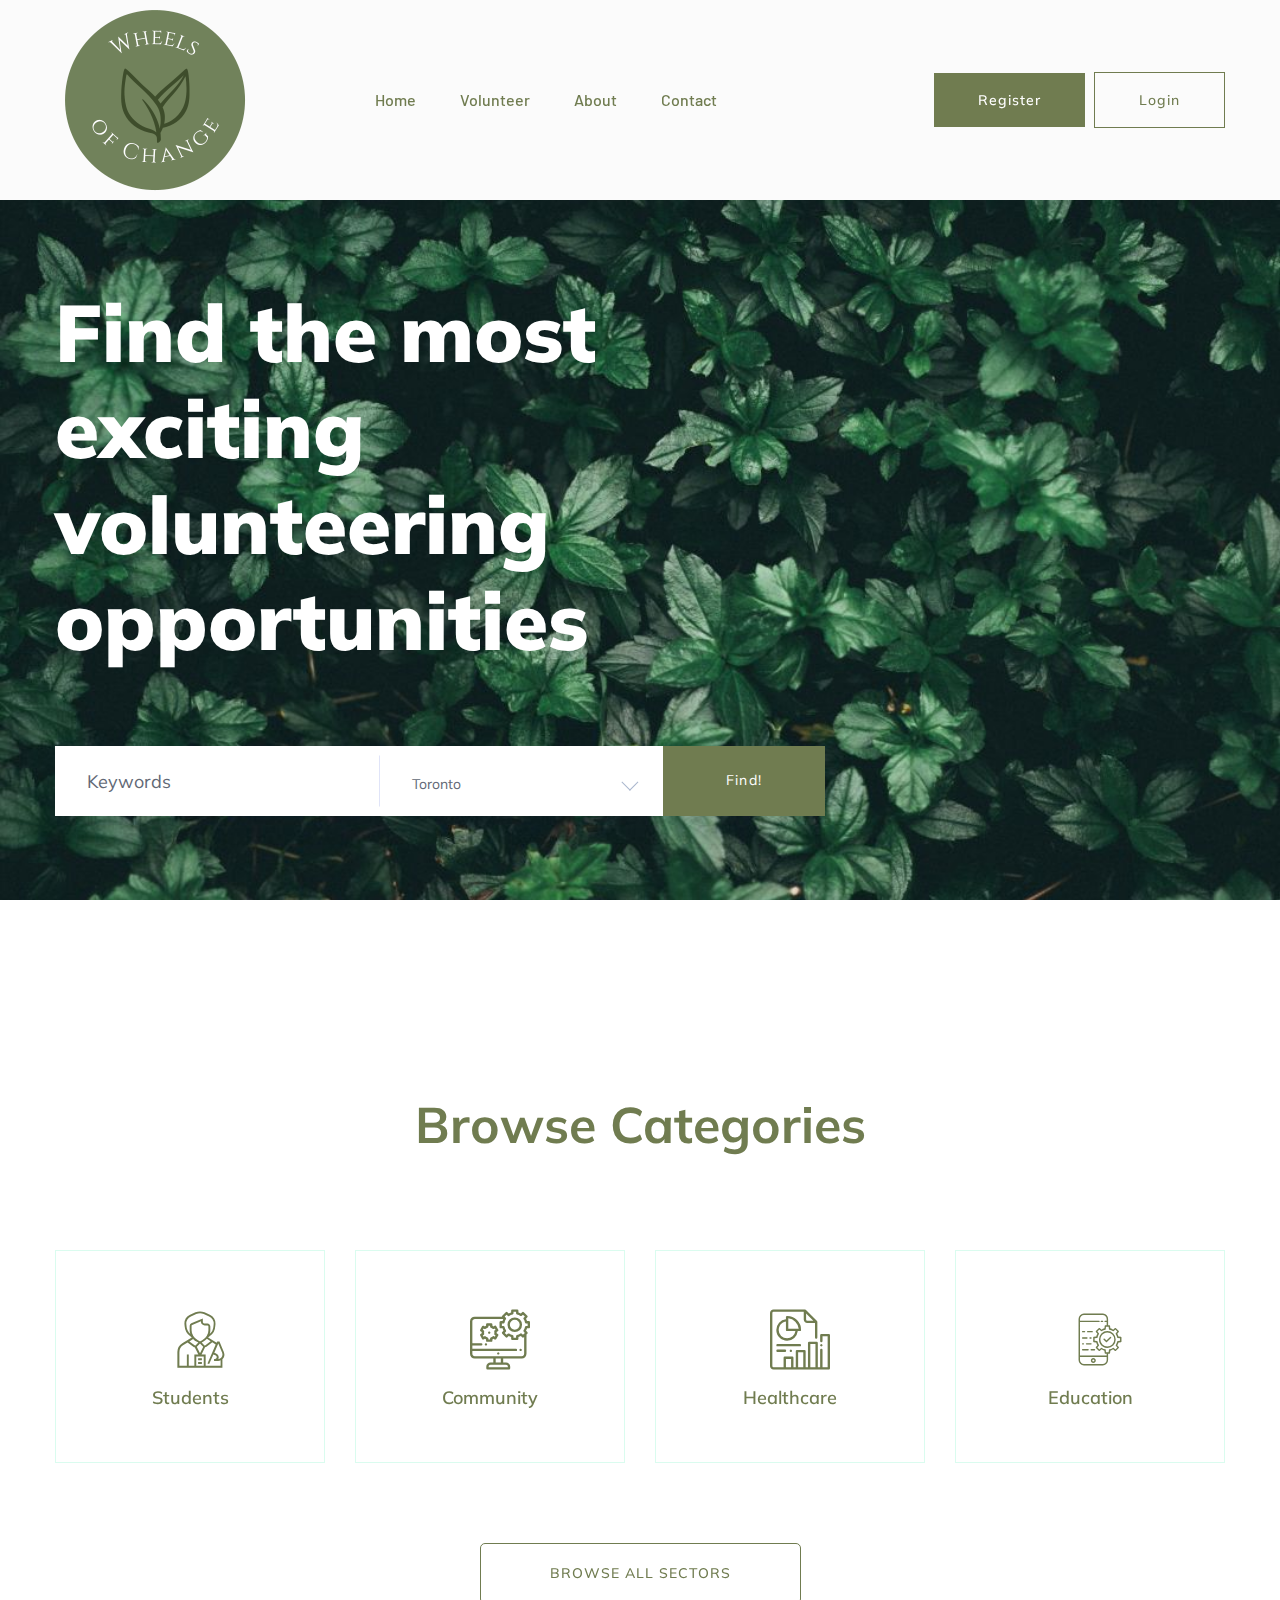
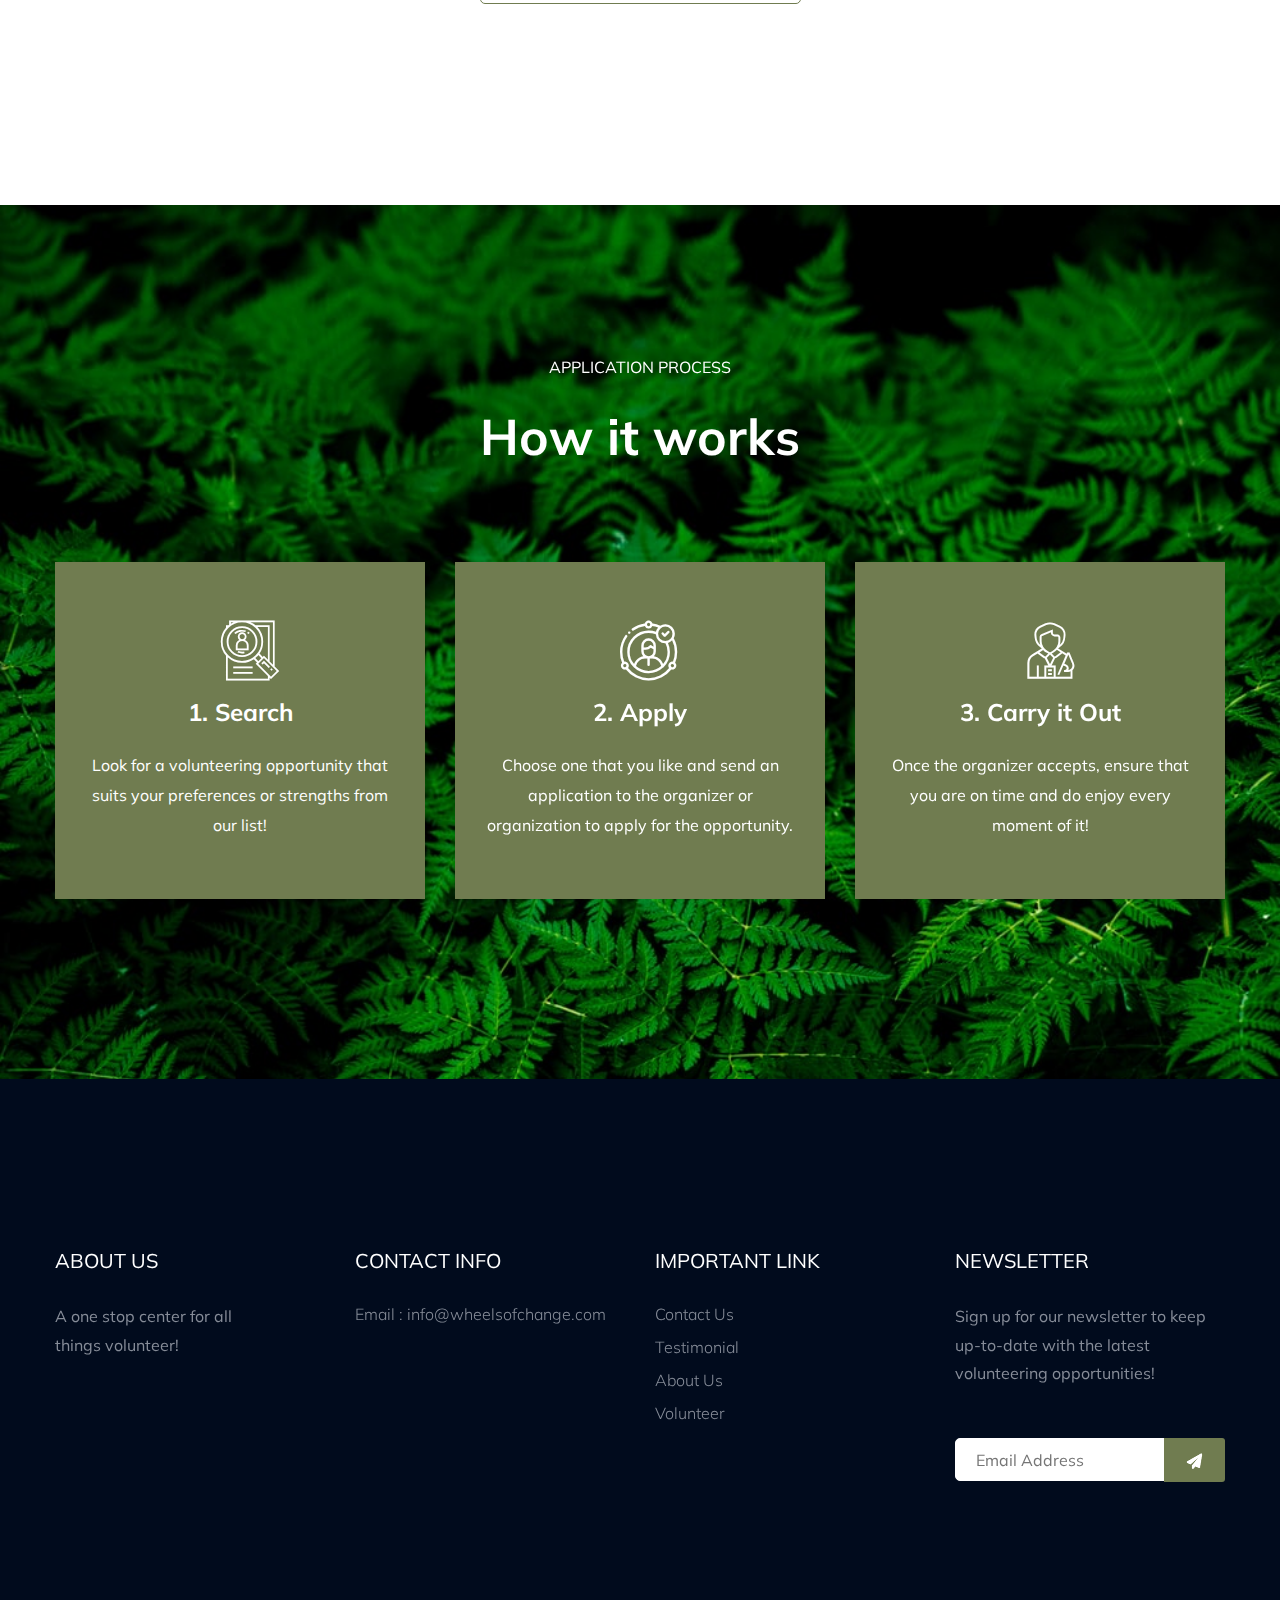
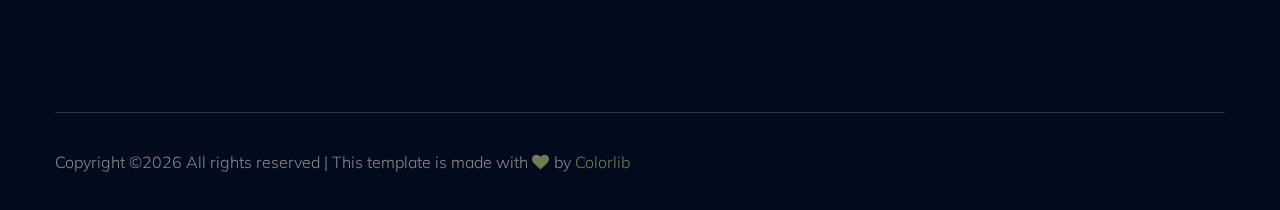
<file: index.html>
<!doctype html>
<html class="no-js" lang="zxx">
    <head>
        <meta charset="utf-8">
        <meta http-equiv="x-ua-compatible" content="ie=edge">
         <title>Wheels of Change</title>
        <meta name="description" content="">
        <meta name="viewport" content="width=device-width, initial-scale=1">
        <link rel="manifest" href="site.webmanifest">
		<link rel="shortcut icon" type="image/x-icon" href="assets/Wheels of Change Logo.png">
		<!-- CSS here -->
            <link rel="stylesheet" href="assets/css/bootstrap.min.css">
            <link rel="stylesheet" href="assets/css/owl.carousel.min.css">
            <link rel="stylesheet" href="assets/css/flaticon.css">
            <link rel="stylesheet" href="assets/css/price_rangs.css">
            <link rel="stylesheet" href="assets/css/slicknav.css">
            <link rel="stylesheet" href="assets/css/animate.min.css">
            <link rel="stylesheet" href="assets/css/magnific-popup.css">
            <link rel="stylesheet" href="assets/css/fontawesome-all.min.css">
            <link rel="stylesheet" href="assets/css/themify-icons.css">
            <link rel="stylesheet" href="assets/css/slick.css">
            <link rel="stylesheet" href="assets/css/nice-select.css">
            <link rel="stylesheet" href="assets/css/style.css">
   </head>

   <body>
    <!-- Preloader Start -->
    <div id="preloader-active">
        <div class="preloader d-flex align-items-center justify-content-center">
            <div class="preloader-inner position-relative">
                <div class="preloader-circle"></div>
                <div class="preloader-img pere-text">
                    <img src="assets/Wheels of Change Logo.png" alt="">
                </div>
            </div>
        </div>
    </div>
    <!-- Preloader Start -->
    <header>
        <!-- Header Start -->
       <div class="header-area header-transparrent">
           <div class="headder-top header-sticky">
                <div class="container">
                    <div class="row align-items-center">
                        <div class="col-lg-3 col-md-2">
                            <!-- Logo -->
                            <div class="logo">
                                <a href="index.html"><img src="assets/Wheels of Change Logo.png" alt=""></a>
                            </div>
                        </div>
                        <div class="col-lg-9 col-md-9">
                            <div class="menu-wrapper">
                                <!-- Main-menu -->
                                <div class="main-menu">
                                    <nav class="d-none d-lg-block">
                                        <ul id="navigation">
                                            <li><a href="index.html">Home</a></li>
                                            <li><a href="volunteer.html">Volunteer</a></li>
                                            <li><a href="about.html">About</a></li>
                                            <li><a href="contact.html">Contact</a></li>
                                        </ul>
                                    </nav>
                                </div>
                                <!-- Header-btn -->
                                <div class="header-btn d-none f-right d-lg-block">
                                    <a href="#" class="btn head-btn1">Register</a>
                                    <a href="#" class="btn head-btn2">Login</a>
                                </div>
                            </div>
                        </div>
                        <!-- Mobile Menu -->
                        <div class="col-12">
                            <div class="mobile_menu d-block d-lg-none"></div>
                        </div>
                    </div>
                </div>
           </div>
       </div>
        <!-- Header End -->
    </header>
    <main>
        <!-- slider Area Start-->
        <div class="slider-area ">
            <!-- Mobile Menu -->
            <div class="slider-active">
                <div class="single-slider slider-height d-flex align-items-center" data-background="assets/green-background.jpg">
                    <div class="container">
                        <div class="row">
                            <div class="col-xl-6 col-lg-9 col-md-10">
                                <div class="hero__caption">
                                    <h1>Find the most exciting volunteering opportunities</h1>
                                </div>
                            </div>
                        </div>
                        <!-- Search Box -->
                        <div class="row">
                            <div class="col-xl-8">
                                <!-- form -->
                                <form action="#" class="search-box">
                                    <div class="input-form">
                                        <input type="text" placeholder="Keywords">
                                    </div>
                                    <div class="select-form">
                                        <div class="select-itms">
                                            <select name="select" id="select1">
                                                <option value="">Toronto</option>
                                                <option value="">Vancouver</option>
                                                <option value="">Montreal</option>
                                                <option value="">Ottawa</option>
                                                <option value="">Quebec</option>
                                                <option value="">Singapore</option>
                                                <option value="">Houston</option>
                                            </select>
                                        </div>
                                    </div>
                                    <div class="search-form">
                                        <a href="#">Find!</a>
                                    </div>
                                </form>
                            </div>
                        </div>
                    </div>
                </div>
            </div>
        </div>
        <!-- slider Area End-->
        <!-- Our Services Start -->
        <div class="our-services section-pad-t30">
            <div class="container">
                <!-- Section Tittle -->
                <div class="row">
                    <div class="col-lg-12">
                        <div class="section-tittle text-center">
                            <h2>Browse Categories </h2>
                        </div>
                    </div>
                </div>
                <div class="row d-flex justify-contnet-center">
                    <div class="col-xl-3 col-lg-3 col-md-4 col-sm-6">
                        <div class="single-services text-center mb-30">
                            <div class="services-ion">
                                <span class="flaticon-tour"></span>
                            </div>
                            <div class="services-cap">
                               <h5><a href="volunteer.html">Students</a></h5>
                            </div>
                        </div>
                    </div>
                    <div class="col-xl-3 col-lg-3 col-md-4 col-sm-6">
                        <div class="single-services text-center mb-30">
                            <div class="services-ion">
                                <span class="flaticon-cms"></span>
                            </div>
                            <div class="services-cap">
                               <h5><a href="volunteer.html">Community</a></h5>
                            </div>
                        </div>
                    </div>
                    <div class="col-xl-3 col-lg-3 col-md-4 col-sm-6">
                        <div class="single-services text-center mb-30">
                            <div class="services-ion">
                                <span class="flaticon-report"></span>
                            </div>
                            <div class="services-cap">
                               <h5><a href="volunteer.html">Healthcare</a></h5>
                            </div>
                        </div>
                    </div>
                    <div class="col-xl-3 col-lg-3 col-md-4 col-sm-6">
                        <div class="single-services text-center mb-30">
                            <div class="services-ion">
                                <span class="flaticon-app"></span>
                            </div>
                            <div class="services-cap">
                               <h5><a href="volunteer.html">Education</a></h5>
                            </div>
                        </div>
                    </div>
                </div>
                <!-- More Btn -->
                <!-- Section Button -->
                <div class="row">
                    <div class="col-lg-12">
                        <div class="browse-btn2 text-center mt-50">
                            <a href="volunteer.html" class="border-btn2">Browse All Sectors</a>
                        </div>
                    </div>
                </div>
            </div>
        </div>
        <!-- Our Services End -->
        <!-- How  Apply Process Start-->
        <div class="apply-process-area apply-bg pt-150 pb-150" data-background="assets/img/background3.jpg">
            <div class="container">
                <!-- Section Tittle -->
                <div class="row">
                    <div class="col-lg-12">
                        <div class="section-tittle white-text text-center">
                            <span>Application process</span>
                            <h2> How it works</h2>
                        </div>
                    </div>
                </div>
                <!-- Apply Process Caption -->
                <div class="row">
                    <div class="col-lg-4 col-md-6">
                        <div class="single-process text-center mb-30">
                            <div class="process-ion">
                                <span class="flaticon-search"></span>
                            </div>
                            <div class="process-cap">
                               <h5>1. Search</h5>
                               <p>Look for a volunteering opportunity that suits your preferences or strengths from our list!</p>
                            </div>
                        </div>
                    </div>
                    <div class="col-lg-4 col-md-6">
                        <div class="single-process text-center mb-30">
                            <div class="process-ion">
                                <span class="flaticon-curriculum-vitae"></span>
                            </div>
                            <div class="process-cap">
                               <h5>2. Apply</h5>
                               <p>Choose one that you like and send an application to the organizer or organization to apply for the opportunity.</p>
                            </div>
                        </div>
                    </div>
                    <div class="col-lg-4 col-md-6">
                        <div class="single-process text-center mb-30">
                            <div class="process-ion">
                                <span class="flaticon-tour"></span>
                            </div>
                            <div class="process-cap">
                               <h5>3. Carry it Out</h5>
                               <p>Once the organizer accepts, ensure that you are on time and do enjoy every moment of it!</p>
                            </div>
                        </div>
                    </div>
                </div>
             </div>
        </div>
        <!-- How  Apply Process End-->
        <!-- Blog Area Start -->

    </main>
    <footer>
        <!-- Footer Start-->
        <div class="footer-area footer-bg footer-padding">
            <div class="container">
                <div class="row d-flex justify-content-between">
                    <div class="col-xl-3 col-lg-3 col-md-4 col-sm-6">
                       <div class="single-footer-caption mb-50">
                         <div class="single-footer-caption mb-30">
                             <div class="footer-tittle">
                                 <h4>About Us</h4>
                                 <div class="footer-pera">
                                     <p>A one stop center for all things volunteer!</p>
                                </div>
                             </div>
                         </div>

                       </div>
                    </div>
                    <div class="col-xl-3 col-lg-3 col-md-4 col-sm-5">
                        <div class="single-footer-caption mb-50">
                            <div class="footer-tittle">
                                <h4>Contact Info</h4>
                                <ul>
                                    <li><a href="#">Email : info@wheelsofchange.com</a></li>
                                </ul>
                            </div>

                        </div>
                    </div>
                    <div class="col-xl-3 col-lg-3 col-md-4 col-sm-5">
                        <div class="single-footer-caption mb-50">
                            <div class="footer-tittle">
                                <h4>Important Link</h4>
                                <ul>
                                    <li><a href="#">Contact Us</a></li>
                                    <li><a href="#">Testimonial</a></li>
                                    <li><a href="#">About Us</a></li>
                                    <li><a href="#">Volunteer</a></li>
                                </ul>
                            </div>
                        </div>
                    </div>
                    <div class="col-xl-3 col-lg-3 col-md-4 col-sm-5">
                        <div class="single-footer-caption mb-50">
                            <div class="footer-tittle">
                                <h4>Newsletter</h4>
                                <div class="footer-pera footer-pera2">
                                 <p>Sign up for our newsletter to keep up-to-date with the latest volunteering opportunities!</p>
                             </div>
                             <!-- Form -->
                             <div class="footer-form" >
                                 <div id="mc_embed_signup">
                                     <form target="_blank" action="https://spondonit.us12.list-manage.com/subscribe/post?u=1462626880ade1ac87bd9c93a&amp;id=92a4423d01"
                                     method="get" class="subscribe_form relative mail_part">
                                         <input type="email" name="email" id="newsletter-form-email" placeholder="Email Address"
                                         class="placeholder hide-on-focus" onfocus="this.placeholder = ''"
                                         onblur="this.placeholder = ' Email Address '">
                                         <div class="form-icon">
                                             <button type="submit" name="submit" id="newsletter-submit"
                                             class="email_icon newsletter-submit button-contactForm"><img src="assets/img/icon/form.png" alt=""></button>
                                         </div>
                                         <div class="mt-10 info"></div>
                                     </form>
                                 </div>
                             </div>
                            </div>
                        </div>
                    </div>
                </div>
               <!--  -->
               <div class="row footer-wejed justify-content-between">
                    <div class="col-xl-3 col-lg-3 col-md-4 col-sm-6">

                    </div>
               </div>
            </div>
        </div>
        <!-- footer-bottom area -->
        <div class="footer-bottom-area footer-bg">
            <div class="container">
                <div class="footer-border">
                     <div class="row d-flex justify-content-between align-items-center">
                         <div class="col-xl-10 col-lg-10 ">
                             <div class="footer-copy-right">
                                 <p><!-- Link back to Colorlib can't be removed. Template is licensed under CC BY 3.0. -->
  Copyright &copy;<script>document.write(new Date().getFullYear());</script> All rights reserved | This template is made with <i class="fa fa-heart" aria-hidden="true"></i> by <a href="https://colorlib.com" target="_blank">Colorlib</a>
  <!-- Link back to Colorlib can't be removed. Template is licensed under CC BY 3.0. --></p>
                             </div>
                         </div>
                     </div>
                </div>
            </div>
        </div>
        <!-- Footer End-->
    </footer>

  <!-- JS here -->

		<!-- All JS Custom Plugins Link Here here -->
        <script src="./assets/js/vendor/modernizr-3.5.0.min.js"></script>
		<!-- Jquery, Popper, Bootstrap -->
		<script src="./assets/js/vendor/jquery-1.12.4.min.js"></script>
        <script src="./assets/js/popper.min.js"></script>
        <script src="./assets/js/bootstrap.min.js"></script>
	    <!-- Jquery Mobile Menu -->
        <script src="./assets/js/jquery.slicknav.min.js"></script>

		<!-- Jquery Slick , Owl-Carousel Plugins -->
        <script src="./assets/js/owl.carousel.min.js"></script>
        <script src="./assets/js/slick.min.js"></script>
        <script src="./assets/js/price_rangs.js"></script>

		<!-- One Page, Animated-HeadLin -->
        <script src="./assets/js/wow.min.js"></script>
		<script src="./assets/js/animated.headline.js"></script>
        <script src="./assets/js/jquery.magnific-popup.js"></script>

		<!-- Scrollup, nice-select, sticky -->
        <script src="./assets/js/jquery.scrollUp.min.js"></script>
        <script src="./assets/js/jquery.nice-select.min.js"></script>
		<script src="./assets/js/jquery.sticky.js"></script>

        <!-- contact js -->
        <script src="./assets/js/contact.js"></script>
        <script src="./assets/js/jquery.form.js"></script>
        <script src="./assets/js/jquery.validate.min.js"></script>
        <script src="./assets/js/mail-script.js"></script>
        <script src="./assets/js/jquery.ajaxchimp.min.js"></script>

		<!-- Jquery Plugins, main Jquery -->
        <script src="./assets/js/plugins.js"></script>
        <script src="./assets/js/main.js"></script>

    </body>
</html>
</file>
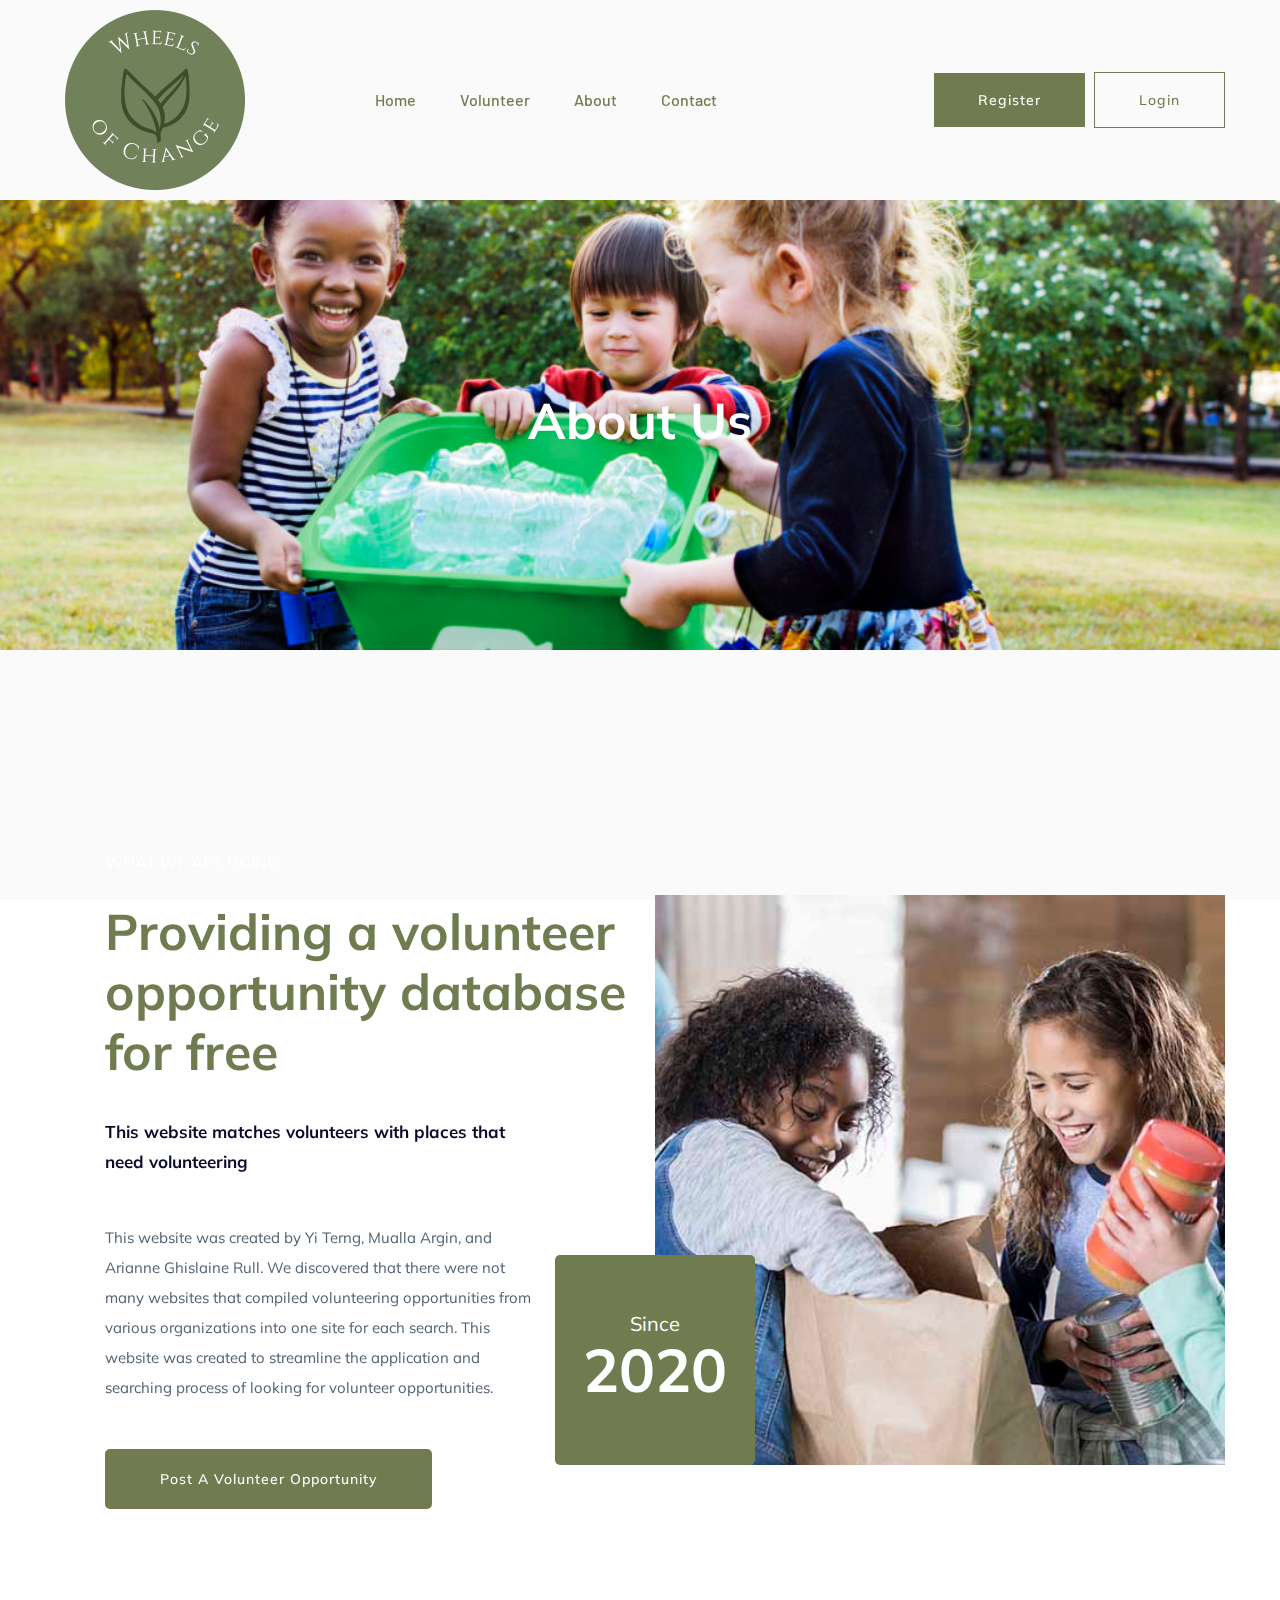
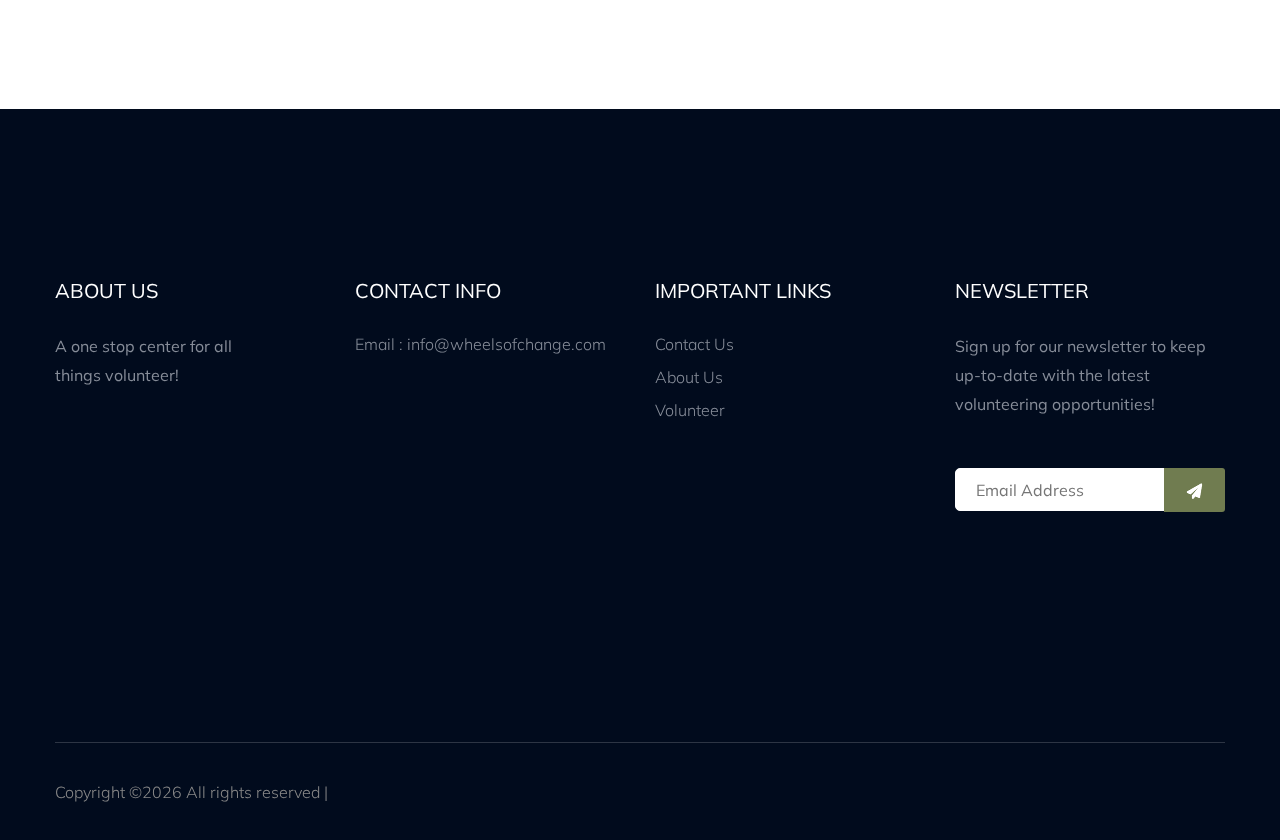
<file: about.html>
<!doctype html>
<html class="no-js" lang="zxx">
    <head>
        <meta charset="utf-8">
        <meta http-equiv="x-ua-compatible" content="ie=edge">
        <title>Wheels of Change </title>
        <meta name="description" content="">
        <meta name="viewport" content="width=device-width, initial-scale=1">
        <link rel="manifest" href="site.webmanifest">
		<link rel="shortcut icon" type="image/x-icon" href="assets/Wheels of Change Logo.png">

		<!-- CSS here -->
            <link rel="stylesheet" href="assets/css/bootstrap.min.css">
            <link rel="stylesheet" href="assets/css/owl.carousel.min.css">
            <link rel="stylesheet" href="assets/css/flaticon.css">
            <link rel="stylesheet" href="assets/css/price_rangs.css">
            <link rel="stylesheet" href="assets/css/slicknav.css">
            <link rel="stylesheet" href="assets/css/animate.min.css">
            <link rel="stylesheet" href="assets/css/magnific-popup.css">
            <link rel="stylesheet" href="assets/css/fontawesome-all.min.css">
            <link rel="stylesheet" href="assets/css/themify-icons.css">
            <link rel="stylesheet" href="assets/css/slick.css">
            <link rel="stylesheet" href="assets/css/nice-select.css">
            <link rel="stylesheet" href="assets/css/style.css">
   </head>
<!--I LOVE PIE-->
   <body>
    <!-- Preloader Start -->
    <div id="preloader-active">
        <div class="preloader d-flex align-items-center justify-content-center">
            <div class="preloader-inner position-relative">
                <div class="preloader-circle"></div>
                <div class="preloader-img pere-text">
                    <img src="assets/Wheels of Change Logo.png" alt="">
                </div>
            </div>
        </div>
    </div>
    <!-- Preloader Start -->
    <header>
        <!-- Header Start -->
       <div class="header-area header-transparrent">
           <div class="headder-top header-sticky">
                <div class="container">
                    <div class="row align-items-center">
                        <div class="col-lg-3 col-md-2">
                            <!-- Logo -->
                            <div class="logo">
                                <a href="index.html"><img src="assets/Wheels of Change Logo.png" alt=""></a>
                            </div>
                        </div>
                        <div class="col-lg-9 col-md-9">
                            <div class="menu-wrapper">
                                <!-- Main-menu -->
                                <div class="main-menu">
                                    <nav class="d-none d-lg-block">
                                        <ul id="navigation">
                                            <li><a href="index.html">Home</a></li>
                                            <li><a href="volunteer.html">Volunteer</a></li>
                                            <li><a href="about.html">About</a></li>
                                            <li><a href="contact.html">Contact</a></li>
                                        </ul>
                                    </nav>
                                </div>
                                <!-- Header-btn -->
                                <div class="header-btn d-none f-right d-lg-block">
                                    <a href="#" class="btn head-btn1">Register</a>
                                    <a href="#" class="btn head-btn2">Login</a>
                                </div>
                            </div>
                        </div>
                        <!-- Mobile Menu -->
                        <div class="col-12">
                            <div class="mobile_menu d-block d-lg-none"></div>
                        </div>
                    </div>
                </div>
           </div>
       </div>
        <!-- Header End -->
    </header>
    <main>

        <!-- Hero Area Start-->
        <div class="slider-area ">
        <div class="single-slider section-overly slider-height2 d-flex align-items-center" data-background="assets/img/kids_3.jpg">
            <div class="container">
                <div class="row">
                    <div class="col-xl-12">
                        <div class="hero-cap text-center">
                            <h2>About us</h2>
                        </div>
                    </div>
                </div>
            </div>
        </div>
        </div>
        <!-- Hero Area End -->
        <!-- Support Company Start-->
        <div class="support-company-area fix section-padding2">
            <div class="container">
                <div class="row align-items-center">
                    <div class="col-xl-6 col-lg-6">
                        <div class="right-caption">
                            <!-- Section Tittle -->
                            <div class="section-tittle section-tittle2">
                                <span>What we are doing</span>
                                <h2>Providing a volunteer opportunity database for free</h2>
                            </div>
                            <div class="support-caption">
                                <p class="pera-top"> This website matches volunteers with places that need volunteering </p>
                                <p>This website was created by Yi Terng, Mualla Argin, and Arianne Ghislaine Rull. We discovered that there were not many websites that compiled volunteering opportunities from various organizations into one site for each search. This website was created to streamline the application and searching process of looking for volunteer opportunities.</p>

                                <a href="about.html" class="btn post-btn">Post a volunteer opportunity</a>
                            </div>
                        </div>
                    </div>
                    <div class="col-xl-6 col-lg-6">
                        <div class="support-location-img">
                            <img src="assets/img/picture.jpg" alt="">
                            <div class="support-img-cap text-center">
                                <p>Since</p>
                                <span>2020</span>
                            </div>
                        </div>
                    </div>
                </div>
            </div>
        </div>
        <!-- Support Company End-->


    </main>
    <footer>
        <!-- Footer Start-->
        <div class="footer-area footer-bg footer-padding">
            <div class="container">
                <div class="row d-flex justify-content-between">
                    <div class="col-xl-3 col-lg-3 col-md-4 col-sm-6">
                       <div class="single-footer-caption mb-50">
                         <div class="single-footer-caption mb-30">
                             <div class="footer-tittle">
                                 <h4>About Us</h4>
                                 <div class="footer-pera">
                                     <p>A one stop center for all things volunteer! </p>
                                </div>
                             </div>
                         </div>

                       </div>
                    </div>
                    <div class="col-xl-3 col-lg-3 col-md-4 col-sm-5">
                        <div class="single-footer-caption mb-50">
                            <div class="footer-tittle">
                                <h4>Contact Info</h4>
                                <ul>
                                    <li><a href="#">Email : info@wheelsofchange.com</a></li>
                                </ul>
                            </div>

                        </div>
                    </div>
                    <div class="col-xl-3 col-lg-3 col-md-4 col-sm-5">
                        <div class="single-footer-caption mb-50">
                            <div class="footer-tittle">
                                <h4>Important Links</h4>
                                <ul>
                                    <li><a href="contact.html">Contact Us</a></li>
                                    <li><a href="about.html">About Us</a></li>
                                    <li><a href="volunteer.html">Volunteer</a></li>
                                </ul>
                            </div>
                        </div>
                    </div>
                    <div class="col-xl-3 col-lg-3 col-md-4 col-sm-5">
                        <div class="single-footer-caption mb-50">
                            <div class="footer-tittle">
                                <h4>Newsletter</h4>
                                <div class="footer-pera footer-pera2">
                                 <p>Sign up for our newsletter to keep up-to-date with the latest volunteering opportunities!</p>
                             </div>
                             <!-- Form -->
                             <div class="footer-form" >
                                 <div id="mc_embed_signup">
                                     <form target="_blank" action="https://spondonit.us12.list-manage.com/subscribe/post?u=1462626880ade1ac87bd9c93a&amp;id=92a4423d01"
                                     method="get" class="subscribe_form relative mail_part">
                                         <input type="email" name="email" id="newsletter-form-email" placeholder="Email Address"
                                         class="placeholder hide-on-focus" onfocus="this.placeholder = ''"
                                         onblur="this.placeholder = ' Email Address '">
                                         <div class="form-icon">
                                             <button type="submit" name="submit" id="newsletter-submit"
                                             class="email_icon newsletter-submit button-contactForm"><img src="assets/img/icon/form.png" alt=""></button>
                                         </div>
                                         <div class="mt-10 info"></div>
                                     </form>
                                 </div>
                             </div>
                            </div>
                        </div>
                    </div>
                </div>
               <!--  -->
               <div class="row footer-wejed justify-content-between">
                    <div class="col-xl-3 col-lg-3 col-md-4 col-sm-6">

                    </div>
               </div>
            </div>
        </div>
        <!-- footer-bottom area -->
        <div class="footer-bottom-area footer-bg">
            <div class="container">
                <div class="footer-border">
                     <div class="row d-flex justify-content-between align-items-center">
                         <div class="col-xl-10 col-lg-10 ">
                             <div class="footer-copy-right">
                                 <p>
  Copyright &copy;<script>document.write(new Date().getFullYear());</script> All rights reserved |</a>
  </p>
                             </div>
                         </div>
                     </div>
                </div>
            </div>
        </div>
        <!-- Footer End-->
    </footer>

	<!-- JS here -->

		<!-- All JS Custom Plugins Link Here here -->
        <script src="./assets/js/vendor/modernizr-3.5.0.min.js"></script>
		<!-- Jquery, Popper, Bootstrap -->
		<script src="./assets/js/vendor/jquery-1.12.4.min.js"></script>
        <script src="./assets/js/popper.min.js"></script>
        <script src="./assets/js/bootstrap.min.js"></script>
	    <!-- Jquery Mobile Menu -->
        <script src="./assets/js/jquery.slicknav.min.js"></script>

		<!-- Jquery Slick , Owl-Carousel Plugins -->
        <script src="./assets/js/owl.carousel.min.js"></script>
        <script src="./assets/js/slick.min.js"></script>
        <script src="./assets/js/price_rangs.js"></script>
		<!-- One Page, Animated-HeadLin -->
        <script src="./assets/js/wow.min.js"></script>
		<script src="./assets/js/animated.headline.js"></script>
        <script src="./assets/js/jquery.magnific-popup.js"></script>

		<!-- Scrollup, nice-select, sticky -->
        <script src="./assets/js/jquery.scrollUp.min.js"></script>
        <script src="./assets/js/jquery.nice-select.min.js"></script>
		<script src="./assets/js/jquery.sticky.js"></script>

        <!-- contact js -->
        <script src="./assets/js/contact.js"></script>
        <script src="./assets/js/jquery.form.js"></script>
        <script src="./assets/js/jquery.validate.min.js"></script>
        <script src="./assets/js/mail-script.js"></script>
        <script src="./assets/js/jquery.ajaxchimp.min.js"></script>

		<!-- Jquery Plugins, main Jquery -->
        <script src="./assets/js/plugins.js"></script>
        <script src="./assets/js/main.js"></script>

    </body>
</html>
</file>
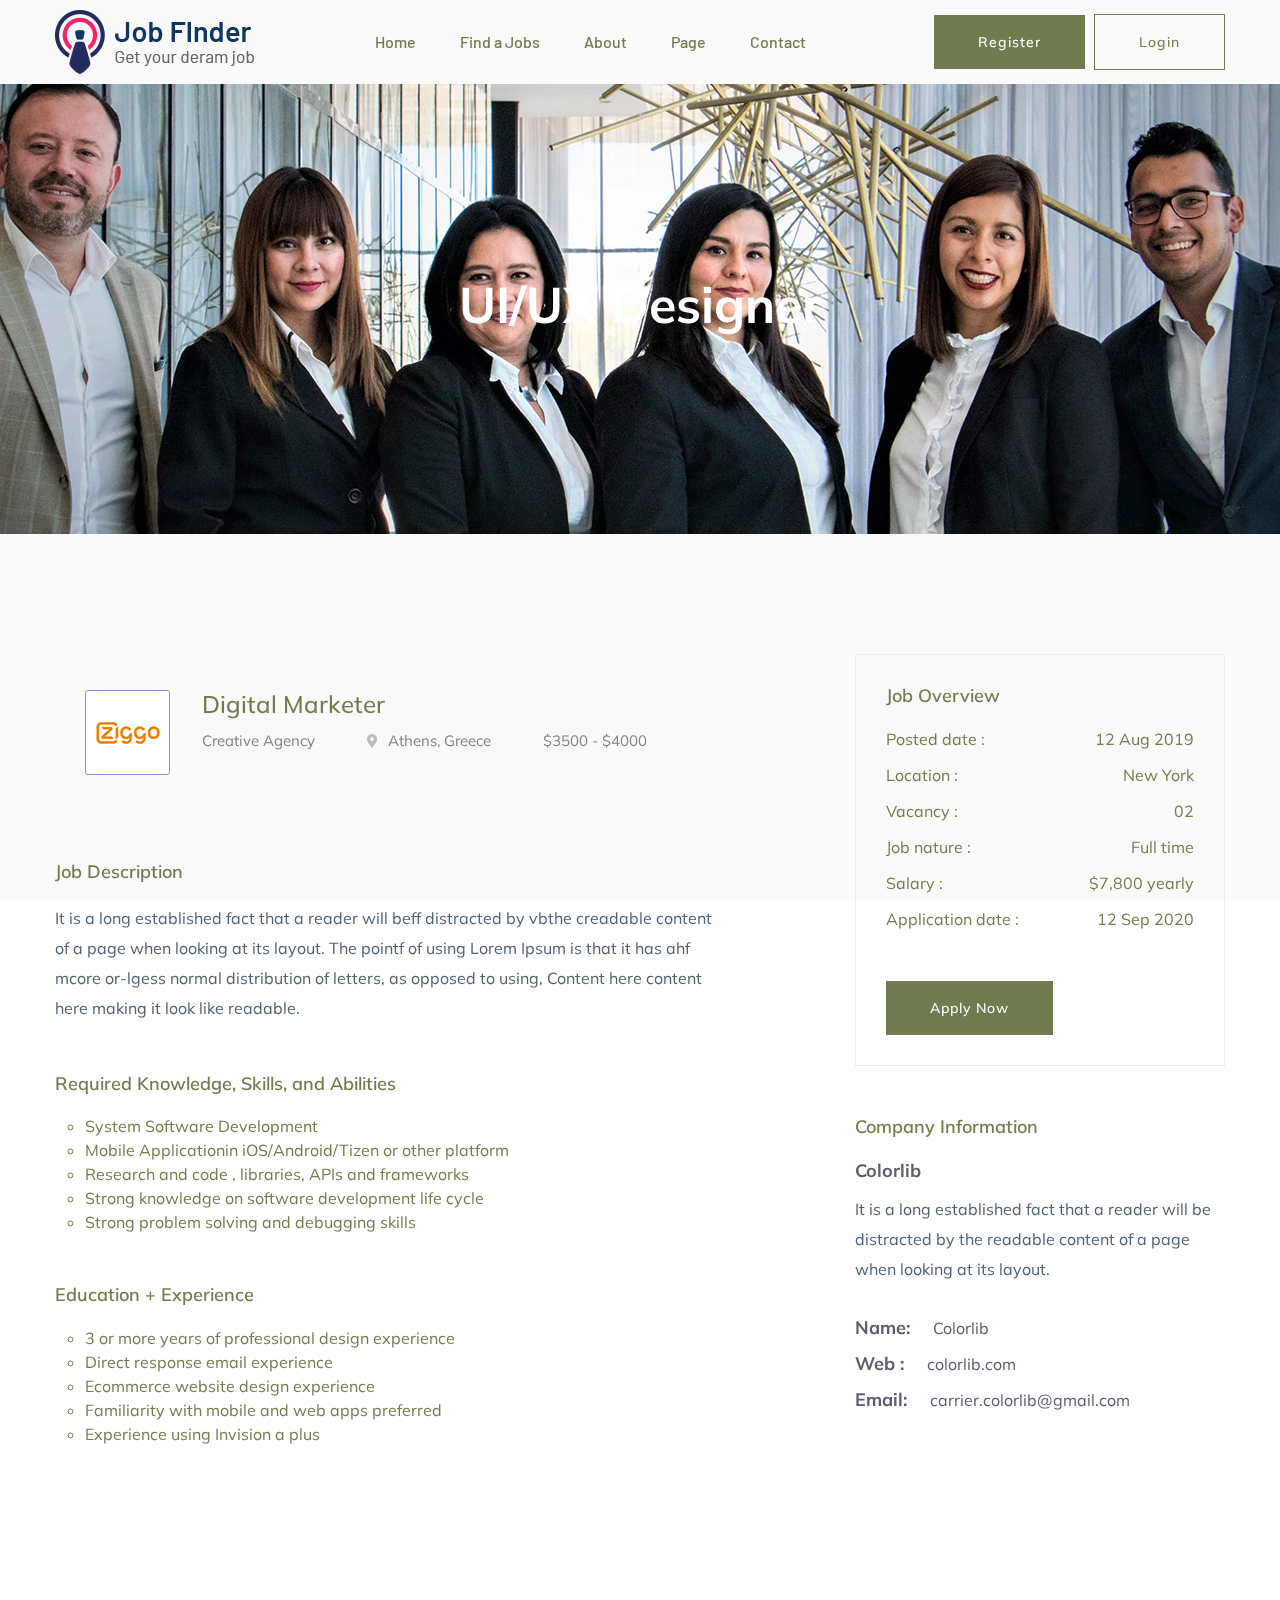
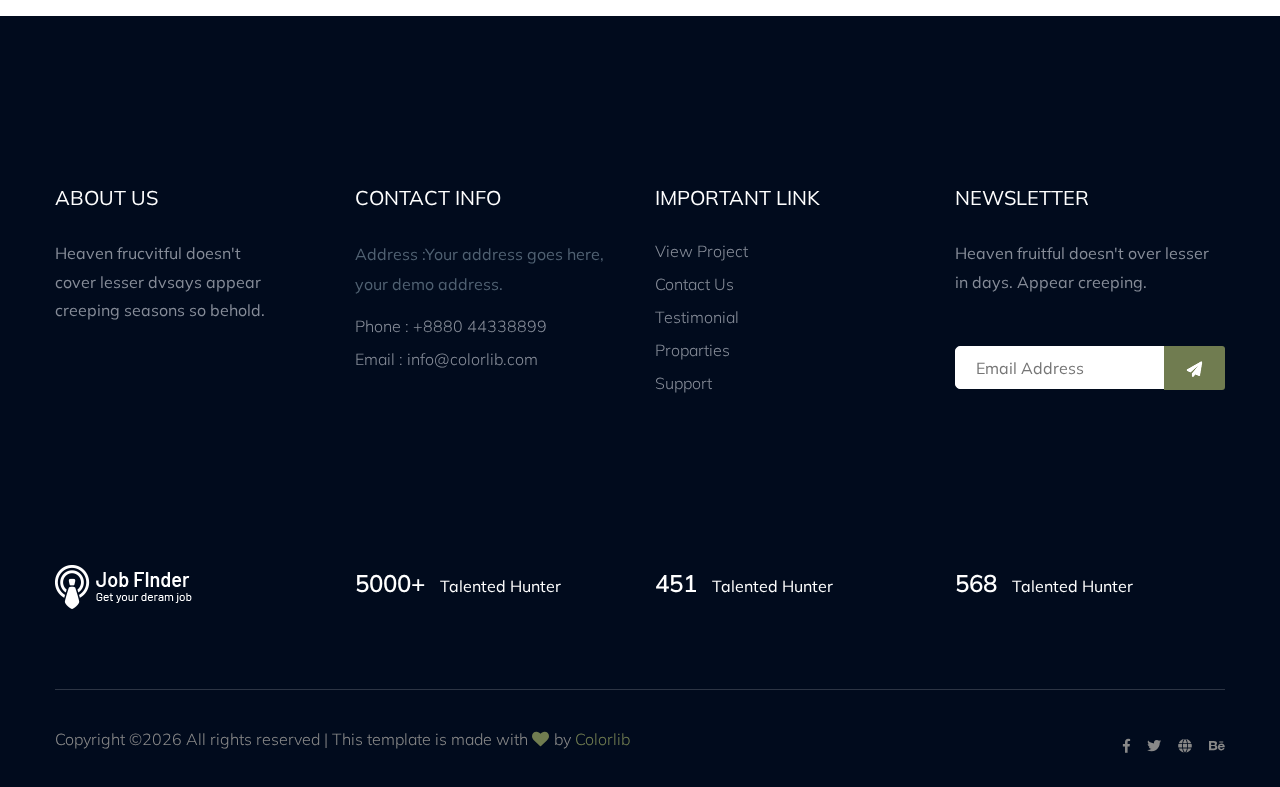
<file: job_details.html>
<!doctype html>
<html class="no-js" lang="zxx">
    <head>
        <meta charset="utf-8">
        <meta http-equiv="x-ua-compatible" content="ie=edge">
         <title>Job board HTML-5 Template </title>
        <meta name="description" content="">
        <meta name="viewport" content="width=device-width, initial-scale=1">
        <link rel="manifest" href="site.webmanifest">
		<link rel="shortcut icon" type="image/x-icon" href="assets/img/favicon.ico">

		<!-- CSS here -->
            <link rel="stylesheet" href="assets/css/bootstrap.min.css">
            <link rel="stylesheet" href="assets/css/owl.carousel.min.css">
            <link rel="stylesheet" href="assets/css/flaticon.css">
            <link rel="stylesheet" href="assets/css/slicknav.css">
            <link rel="stylesheet" href="assets/css/price_rangs.css">
            <link rel="stylesheet" href="assets/css/animate.min.css">
            <link rel="stylesheet" href="assets/css/magnific-popup.css">
            <link rel="stylesheet" href="assets/css/fontawesome-all.min.css">
            <link rel="stylesheet" href="assets/css/themify-icons.css">
            <link rel="stylesheet" href="assets/css/slick.css">
            <link rel="stylesheet" href="assets/css/nice-select.css">
            <link rel="stylesheet" href="assets/css/style.css">
   </head>

   <body>
    <!-- Preloader Start -->
    <div id="preloader-active">
        <div class="preloader d-flex align-items-center justify-content-center">
            <div class="preloader-inner position-relative">
                <div class="preloader-circle"></div>
                <div class="preloader-img pere-text">
                    <img src="assets/img/logo/logo.png" alt="">
                </div>
            </div>
        </div>
    </div>
    <!-- Preloader Start -->
    <header>
        <!-- Header Start -->
       <div class="header-area header-transparrent">
           <div class="headder-top header-sticky">
                <div class="container">
                    <div class="row align-items-center">
                        <div class="col-lg-3 col-md-2">
                            <!-- Logo -->
                            <div class="logo">
                                <a href="index.html"><img src="assets/img/logo/logo.png" alt=""></a>
                            </div>  
                        </div>
                        <div class="col-lg-9 col-md-9">
                            <div class="menu-wrapper">
                                <!-- Main-menu -->
                                <div class="main-menu">
                                    <nav class="d-none d-lg-block">
                                        <ul id="navigation">
                                            <li><a href="index.html">Home</a></li>
                                            <li><a href="job_listing.html">Find a Jobs </a></li>
                                            <li><a href="about.html">About</a></li>
                                            <li><a href="#">Page</a>
                                                <ul class="submenu">
                                                    <li><a href="blog.html">Blog</a></li>
                                                    <li><a href="single-blog.html">Blog Details</a></li>
                                                    <li><a href="elements.html">Elements</a></li>
                                                    <li><a href="job_details.html">job Details</a></li>
                                                </ul>
                                            </li>
                                            <li><a href="contact.html">Contact</a></li>
                                        </ul>
                                    </nav>
                                </div>          
                                <!-- Header-btn -->
                                <div class="header-btn d-none f-right d-lg-block">
                                    <a href="#" class="btn head-btn1">Register</a>
                                    <a href="#" class="btn head-btn2">Login</a>
                                </div>
                            </div>
                        </div>
                        <!-- Mobile Menu -->
                        <div class="col-12">
                            <div class="mobile_menu d-block d-lg-none"></div>
                        </div>
                    </div>
                </div>
           </div>
       </div>
        <!-- Header End -->
    </header>
    <main>

        <!-- Hero Area Start-->
        <div class="slider-area ">
        <div class="single-slider section-overly slider-height2 d-flex align-items-center" data-background="assets/img/hero/about.jpg">
            <div class="container">
                <div class="row">
                    <div class="col-xl-12">
                        <div class="hero-cap text-center">
                            <h2>UI/UX Designer</h2>
                        </div>
                    </div>
                </div>
            </div>
        </div>
        </div>
        <!-- Hero Area End -->
        <!-- job post company Start -->
        <div class="job-post-company pt-120 pb-120">
            <div class="container">
                <div class="row justify-content-between">
                    <!-- Left Content -->
                    <div class="col-xl-7 col-lg-8">
                        <!-- job single -->
                        <div class="single-job-items mb-50">
                            <div class="job-items">
                                <div class="company-img company-img-details">
                                    <a href="#"><img src="assets/img/icon/job-list1.png" alt=""></a>
                                </div>
                                <div class="job-tittle">
                                    <a href="#">
                                        <h4>Digital Marketer</h4>
                                    </a>
                                    <ul>
                                        <li>Creative Agency</li>
                                        <li><i class="fas fa-map-marker-alt"></i>Athens, Greece</li>
                                        <li>$3500 - $4000</li>
                                    </ul>
                                </div>
                            </div>
                        </div>
                          <!-- job single End -->
                       
                        <div class="job-post-details">
                            <div class="post-details1 mb-50">
                                <!-- Small Section Tittle -->
                                <div class="small-section-tittle">
                                    <h4>Job Description</h4>
                                </div>
                                <p>It is a long established fact that a reader will beff distracted by vbthe creadable content of a page when looking at its layout. The pointf of using Lorem Ipsum is that it has ahf mcore or-lgess normal distribution of letters, as opposed to using, Content here content here making it look like readable.</p>
                            </div>
                            <div class="post-details2  mb-50">
                                 <!-- Small Section Tittle -->
                                <div class="small-section-tittle">
                                    <h4>Required Knowledge, Skills, and Abilities</h4>
                                </div>
                               <ul>
                                   <li>System Software Development</li>
                                   <li>Mobile Applicationin iOS/Android/Tizen or other platform</li>
                                   <li>Research and code , libraries, APIs and frameworks</li>
                                   <li>Strong knowledge on software development life cycle</li>
                                   <li>Strong problem solving and debugging skills</li>
                               </ul>
                            </div>
                            <div class="post-details2  mb-50">
                                 <!-- Small Section Tittle -->
                                <div class="small-section-tittle">
                                    <h4>Education + Experience</h4>
                                </div>
                               <ul>
                                   <li>3 or more years of professional design experience</li>
                                   <li>Direct response email experience</li>
                                   <li>Ecommerce website design experience</li>
                                   <li>Familiarity with mobile and web apps preferred</li>
                                   <li>Experience using Invision a plus</li>
                               </ul>
                            </div>
                        </div>

                    </div>
                    <!-- Right Content -->
                    <div class="col-xl-4 col-lg-4">
                        <div class="post-details3  mb-50">
                            <!-- Small Section Tittle -->
                           <div class="small-section-tittle">
                               <h4>Job Overview</h4>
                           </div>
                          <ul>
                              <li>Posted date : <span>12 Aug 2019</span></li>
                              <li>Location : <span>New York</span></li>
                              <li>Vacancy : <span>02</span></li>
                              <li>Job nature : <span>Full time</span></li>
                              <li>Salary :  <span>$7,800 yearly</span></li>
                              <li>Application date : <span>12 Sep 2020</span></li>
                          </ul>
                         <div class="apply-btn2">
                            <a href="#" class="btn">Apply Now</a>
                         </div>
                       </div>
                        <div class="post-details4  mb-50">
                            <!-- Small Section Tittle -->
                           <div class="small-section-tittle">
                               <h4>Company Information</h4>
                           </div>
                              <span>Colorlib</span>
                              <p>It is a long established fact that a reader will be distracted by the readable content of a page when looking at its layout.</p>
                            <ul>
                                <li>Name: <span>Colorlib </span></li>
                                <li>Web : <span> colorlib.com</span></li>
                                <li>Email: <span>carrier.colorlib@gmail.com</span></li>
                            </ul>
                       </div>
                    </div>
                </div>
            </div>
        </div>
        <!-- job post company End -->

    </main>
    <footer>
        <!-- Footer Start-->
        <div class="footer-area footer-bg footer-padding">
            <div class="container">
                <div class="row d-flex justify-content-between">
                    <div class="col-xl-3 col-lg-3 col-md-4 col-sm-6">
                       <div class="single-footer-caption mb-50">
                         <div class="single-footer-caption mb-30">
                             <div class="footer-tittle">
                                 <h4>About Us</h4>
                                 <div class="footer-pera">
                                     <p>Heaven frucvitful doesn't cover lesser dvsays appear creeping seasons so behold.</p>
                                </div>
                             </div>
                         </div>

                       </div>
                    </div>
                    <div class="col-xl-3 col-lg-3 col-md-4 col-sm-5">
                        <div class="single-footer-caption mb-50">
                            <div class="footer-tittle">
                                <h4>Contact Info</h4>
                                <ul>
                                    <li>
                                    <p>Address :Your address goes
                                        here, your demo address.</p>
                                    </li>
                                    <li><a href="#">Phone : +8880 44338899</a></li>
                                    <li><a href="#">Email : info@colorlib.com</a></li>
                                </ul>
                            </div>

                        </div>
                    </div>
                    <div class="col-xl-3 col-lg-3 col-md-4 col-sm-5">
                        <div class="single-footer-caption mb-50">
                            <div class="footer-tittle">
                                <h4>Important Link</h4>
                                <ul>
                                    <li><a href="#"> View Project</a></li>
                                    <li><a href="#">Contact Us</a></li>
                                    <li><a href="#">Testimonial</a></li>
                                    <li><a href="#">Proparties</a></li>
                                    <li><a href="#">Support</a></li>
                                </ul>
                            </div>
                        </div>
                    </div>
                    <div class="col-xl-3 col-lg-3 col-md-4 col-sm-5">
                        <div class="single-footer-caption mb-50">
                            <div class="footer-tittle">
                                <h4>Newsletter</h4>
                                <div class="footer-pera footer-pera2">
                                 <p>Heaven fruitful doesn't over lesser in days. Appear creeping.</p>
                             </div>
                             <!-- Form -->
                             <div class="footer-form" >
                                 <div id="mc_embed_signup">
                                     <form target="_blank" action="https://spondonit.us12.list-manage.com/subscribe/post?u=1462626880ade1ac87bd9c93a&amp;id=92a4423d01"
                                     method="get" class="subscribe_form relative mail_part">
                                         <input type="email" name="email" id="newsletter-form-email" placeholder="Email Address"
                                         class="placeholder hide-on-focus" onfocus="this.placeholder = ''"
                                         onblur="this.placeholder = ' Email Address '">
                                         <div class="form-icon">
                                             <button type="submit" name="submit" id="newsletter-submit"
                                             class="email_icon newsletter-submit button-contactForm"><img src="assets/img/icon/form.png" alt=""></button>
                                         </div>
                                         <div class="mt-10 info"></div>
                                     </form>
                                 </div>
                             </div>
                            </div>
                        </div>
                    </div>
                </div>
               <!--  -->
               <div class="row footer-wejed justify-content-between">
                       <div class="col-xl-3 col-lg-3 col-md-4 col-sm-6">
                          <!-- logo -->
                          <div class="footer-logo mb-20">
                            <a href="index.html"><img src="assets/img/logo/logo2_footer.png" alt=""></a>
                          </div>
                       </div>
                       <div class="col-xl-3 col-lg-3 col-md-4 col-sm-5">
                        <div class="footer-tittle-bottom">
                            <span>5000+</span>
                            <p>Talented Hunter</p>
                        </div>
                       </div>
                       <div class="col-xl-3 col-lg-3 col-md-4 col-sm-5">
                            <div class="footer-tittle-bottom">
                                <span>451</span>
                                <p>Talented Hunter</p>
                            </div>
                       </div>
                       <div class="col-xl-3 col-lg-3 col-md-4 col-sm-5">
                            <!-- Footer Bottom Tittle -->
                            <div class="footer-tittle-bottom">
                                <span>568</span>
                                <p>Talented Hunter</p>
                            </div>
                       </div>
               </div>
            </div>
        </div>
        <!-- footer-bottom area -->
        <div class="footer-bottom-area footer-bg">
            <div class="container">
                <div class="footer-border">
                     <div class="row d-flex justify-content-between align-items-center">
                         <div class="col-xl-10 col-lg-10 ">
                             <div class="footer-copy-right">
                                 <p><!-- Link back to Colorlib can't be removed. Template is licensed under CC BY 3.0. -->
  Copyright &copy;<script>document.write(new Date().getFullYear());</script> All rights reserved | This template is made with <i class="fa fa-heart" aria-hidden="true"></i> by <a href="https://colorlib.com" target="_blank">Colorlib</a>
  <!-- Link back to Colorlib can't be removed. Template is licensed under CC BY 3.0. --></p>
                             </div>
                         </div>
                         <div class="col-xl-2 col-lg-2">
                             <div class="footer-social f-right">
                                 <a href="#"><i class="fab fa-facebook-f"></i></a>
                                 <a href="#"><i class="fab fa-twitter"></i></a>
                                 <a href="#"><i class="fas fa-globe"></i></a>
                                 <a href="#"><i class="fab fa-behance"></i></a>
                             </div>
                         </div>
                     </div>
                </div>
            </div>
        </div>
        <!-- Footer End-->
    </footer>

	<!-- JS here -->
	
		<!-- All JS Custom Plugins Link Here here -->
        <script src="./assets/js/vendor/modernizr-3.5.0.min.js"></script>
		<!-- Jquery, Popper, Bootstrap -->
		<script src="./assets/js/vendor/jquery-1.12.4.min.js"></script>
        <script src="./assets/js/popper.min.js"></script>
        <script src="./assets/js/bootstrap.min.js"></script>
	    <!-- Jquery Mobile Menu -->
        <script src="./assets/js/jquery.slicknav.min.js"></script>

		<!-- Jquery Slick , Owl-Carousel Plugins -->
        <script src="./assets/js/owl.carousel.min.js"></script>
        <script src="./assets/js/slick.min.js"></script>
        <script src="./assets/js/price_rangs.js"></script>
        
		<!-- One Page, Animated-HeadLin -->
        <script src="./assets/js/wow.min.js"></script>
		<script src="./assets/js/animated.headline.js"></script>
        <script src="./assets/js/jquery.magnific-popup.js"></script>

		<!-- Scrollup, nice-select, sticky -->
        <script src="./assets/js/jquery.scrollUp.min.js"></script>
        <script src="./assets/js/jquery.nice-select.min.js"></script>
		<script src="./assets/js/jquery.sticky.js"></script>
        
        <!-- contact js -->
        <script src="./assets/js/contact.js"></script>
        <script src="./assets/js/jquery.form.js"></script>
        <script src="./assets/js/jquery.validate.min.js"></script>
        <script src="./assets/js/mail-script.js"></script>
        <script src="./assets/js/jquery.ajaxchimp.min.js"></script>
        
		<!-- Jquery Plugins, main Jquery -->	
        <script src="./assets/js/plugins.js"></script>
        <script src="./assets/js/main.js"></script>
        
    </body>
</html>
</file>
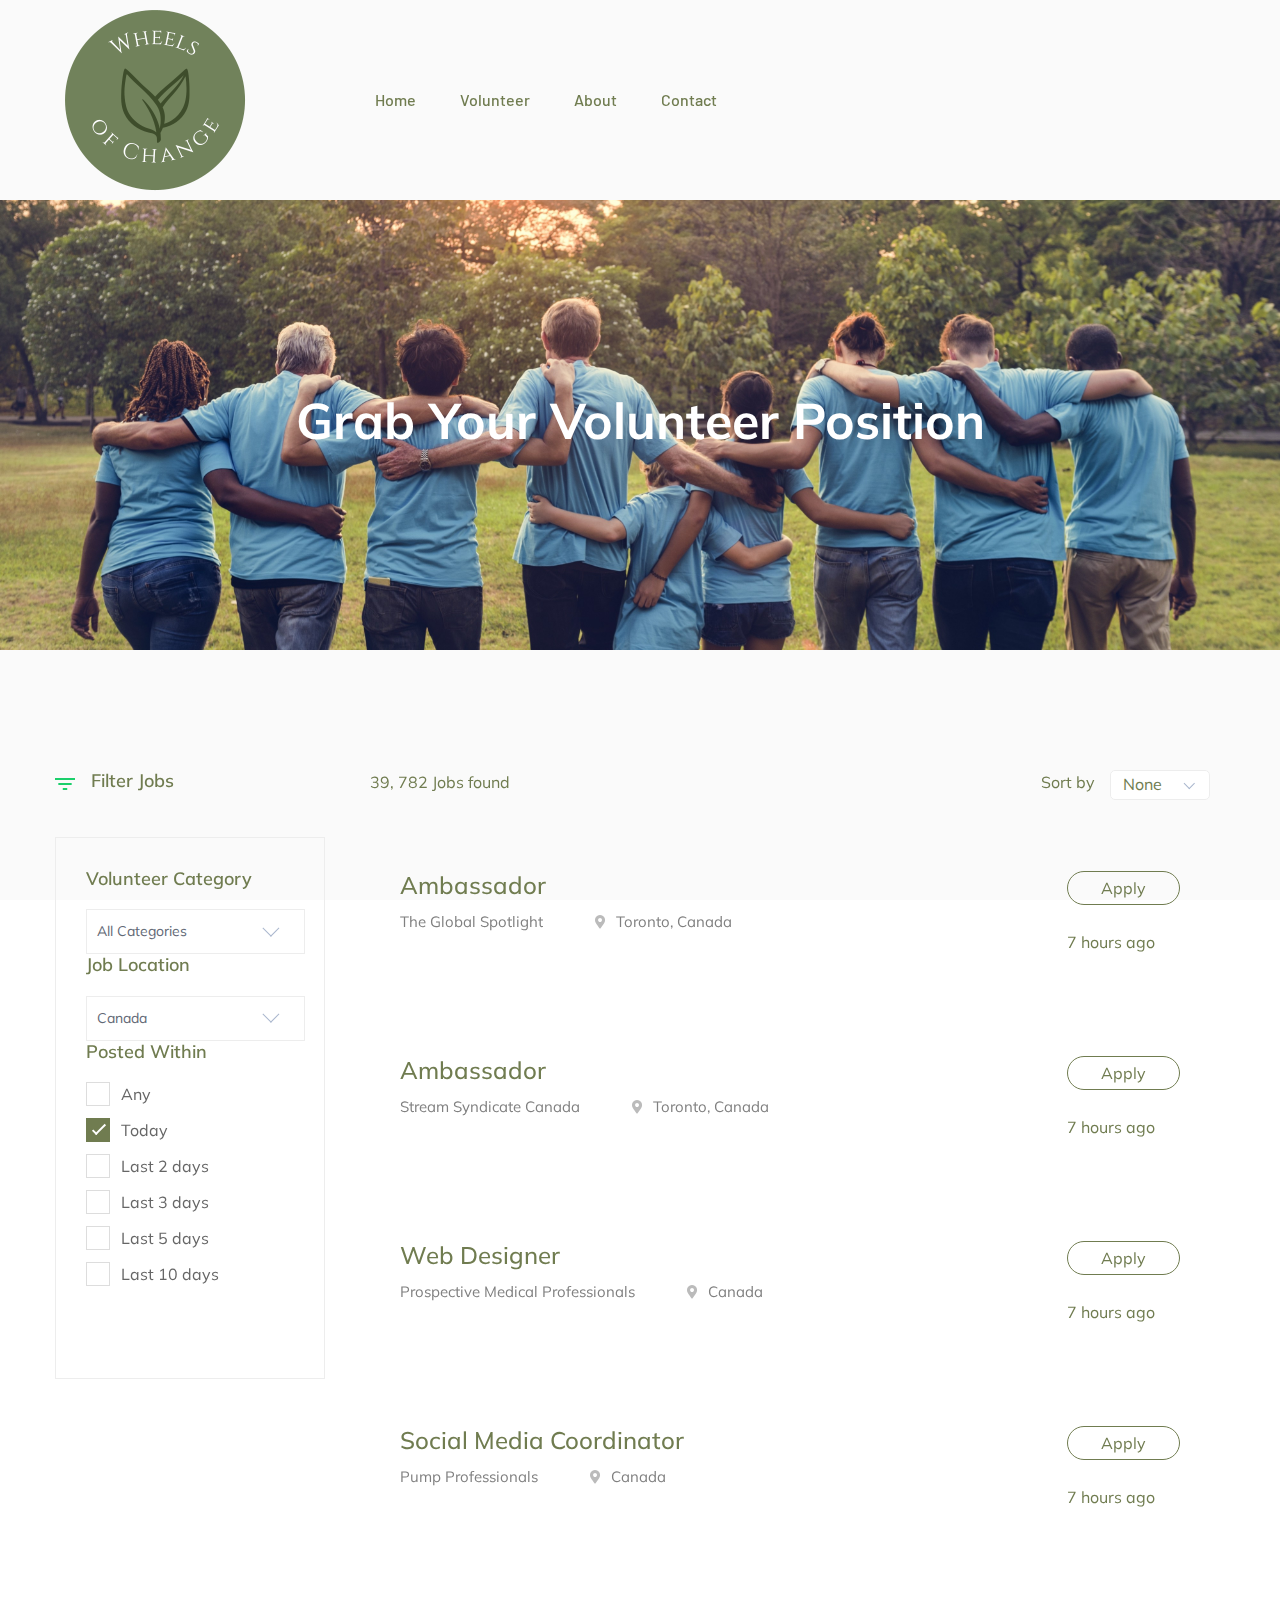
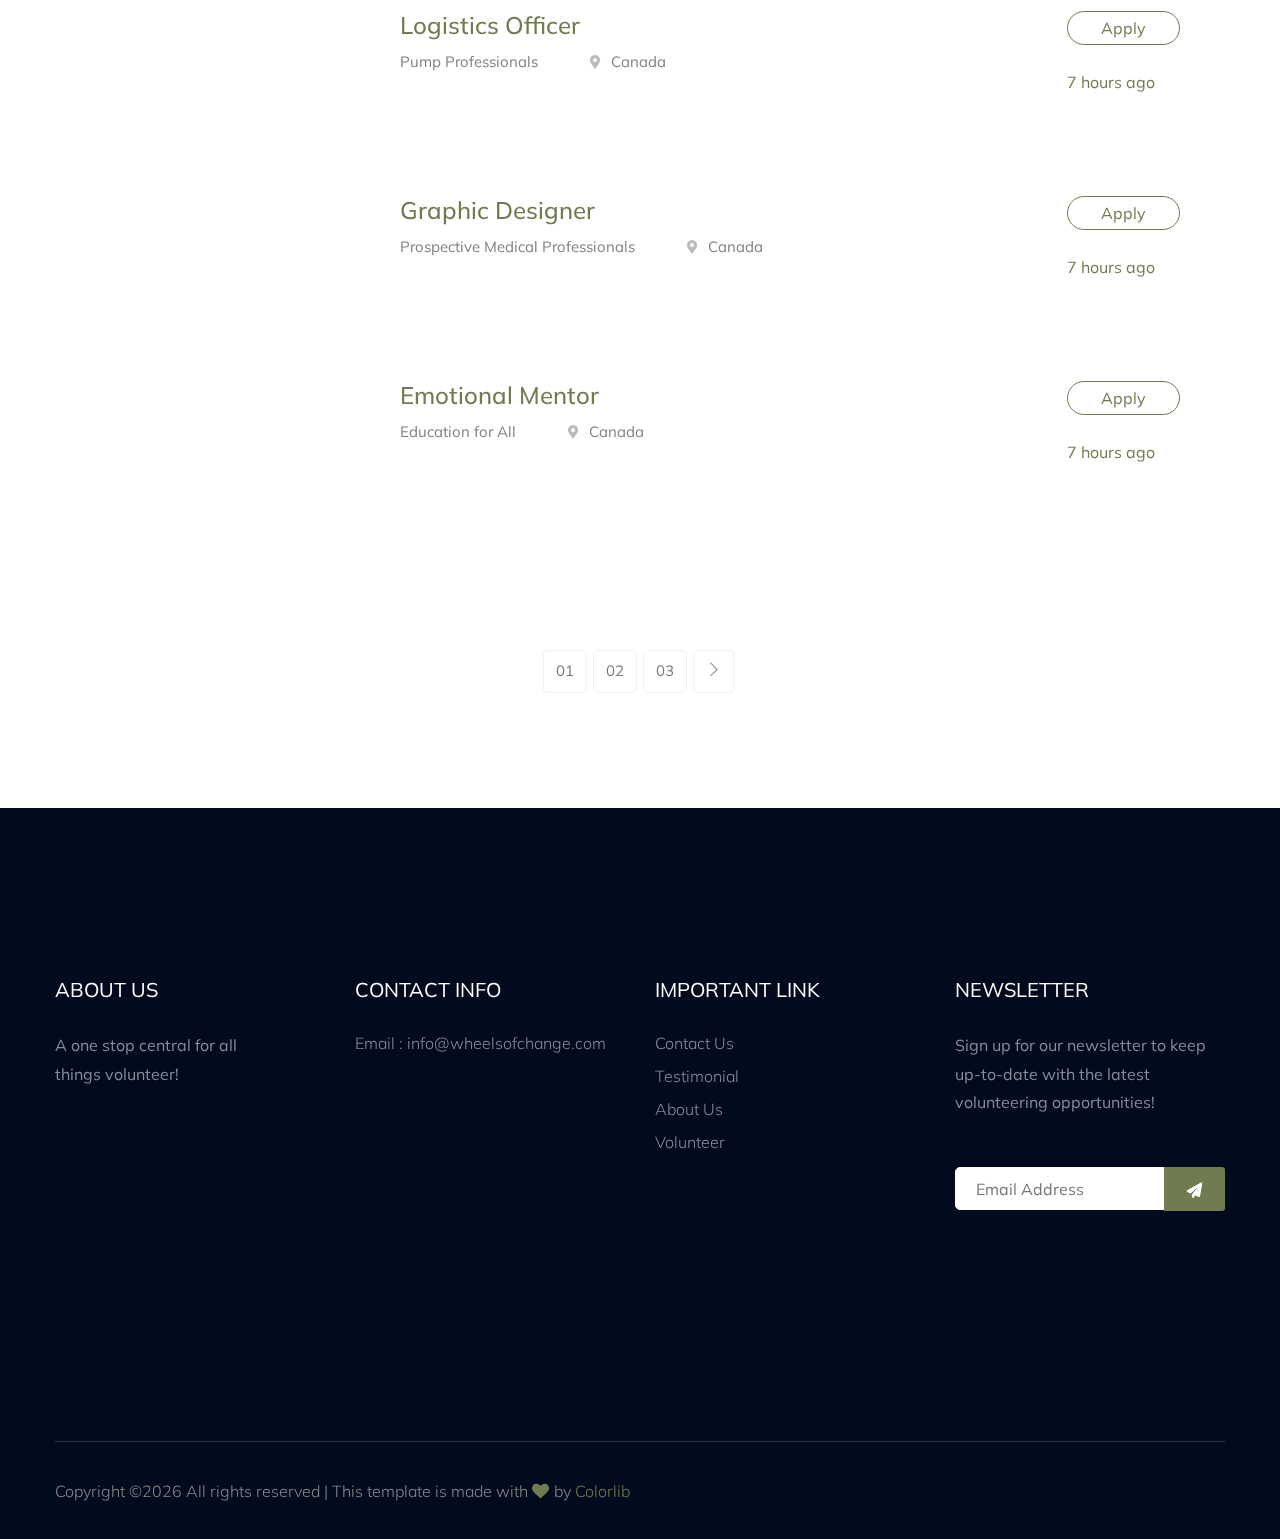
<file: volunteer.html>
<!doctype html>
<html class="no-js" lang="zxx">
    <head>
        <meta charset="utf-8">
        <meta http-equiv="x-ua-compatible" content="ie=edge">
         <title>Wheels of Change </title>
        <meta name="description" content="">
        <meta name="viewport" content="width=device-width, initial-scale=1">
        <link rel="manifest" href="site.webmanifest">
		<link rel="shortcut icon" type="image/x-icon" href="assets/Wheels of Change Logo.png">

		<!-- CSS here -->
            <link rel="stylesheet" href="assets/css/bootstrap.min.css">
            <link rel="stylesheet" href="assets/css/owl.carousel.min.css">
            <link rel="stylesheet" href="assets/css/price_rangs.css">
            <link rel="stylesheet" href="assets/css/flaticon.css">
            <link rel="stylesheet" href="assets/css/slicknav.css">
            <link rel="stylesheet" href="assets/css/animate.min.css">
            <link rel="stylesheet" href="assets/css/magnific-popup.css">
            <link rel="stylesheet" href="assets/css/fontawesome-all.min.css">
            <link rel="stylesheet" href="assets/css/themify-icons.css">
            <link rel="stylesheet" href="assets/css/slick.css">
            <link rel="stylesheet" href="assets/css/nice-select.css">
            <link rel="stylesheet" href="assets/css/style.css">
   </head>

   <body>
    <!-- Preloader Start -->
    <div id="preloader-active">
        <div class="preloader d-flex align-items-center justify-content-center">
            <div class="preloader-inner position-relative">
                <div class="preloader-circle"></div>
                <div class="preloader-img pere-text">
                    <img src="assets/Wheels of Change Logo.png" alt="">
                </div>
            </div>
        </div>
    </div>
    <!-- Preloader Start -->
    <header>
        <!-- Header Start -->
       <div class="header-area header-transparrent">
           <div class="headder-top header-sticky">
                <div class="container">
                    <div class="row align-items-center">
                        <div class="col-lg-3 col-md-2">
                            <!-- Logo -->
                            <div class="logo">
                                <a href="index.html"><img src="assets/Wheels of Change Logo.png" alt=""></a>
                            </div>  
                        </div>
                        <div class="col-lg-9 col-md-9">
                            <div class="menu-wrapper">
                                <!-- Main-menu -->
                                <div class="main-menu">
                                    <nav class="d-none d-lg-block">
                                        <ul id="navigation">
                                            <li><a href="index.html">Home</a></li>
                                            <li><a href="volunteer.html">Volunteer</a></li>
                                            <li><a href="about.html">About</a></li>
                                            <li><a href="contact.html">Contact</a></li>
                                        </ul>
                                    </nav>
                                </div>    
                            </div>
                        </div>
                        <!-- Mobile Menu -->
                        <div class="col-12">
                            <div class="mobile_menu d-block d-lg-none"></div>
                        </div>
                    </div>
                </div>
           </div>
       </div>
        <!-- Header End -->
    </header>
    <main>

        <!-- Hero Area Start-->
        <div class="slider-area ">
            <div class="single-slider section-overly slider-height2 d-flex align-items-center" data-background="assets/img/volunteer.jpeg">
                <div class="container">
                    <div class="row">
                        <div class="col-xl-12">
                            <div class="hero-cap text-center">
                                <h2>Grab your volunteer position</h2>
                            </div>
                        </div>
                    </div>
                </div>
            </div>
        </div>
        <!-- Hero Area End -->
        <!-- Job List Area Start -->
        <div class="job-listing-area pt-120 pb-120">
            <div class="container">
                <div class="row">
                    <!-- Left content -->
                    <div class="col-xl-3 col-lg-3 col-md-4">
                        <div class="row">
                            <div class="col-12">
                                    <div class="small-section-tittle2 mb-45">
                                    <div class="ion"> <svg 
                                        xmlns="http://www.w3.org/2000/svg"
                                        xmlns:xlink="http://www.w3.org/1999/xlink"
                                        width="20px" height="12px">
                                    <path fill-rule="evenodd"  fill="rgb(27, 207, 107)"
                                        d="M7.778,12.000 L12.222,12.000 L12.222,10.000 L7.778,10.000 L7.778,12.000 ZM-0.000,-0.000 L-0.000,2.000 L20.000,2.000 L20.000,-0.000 L-0.000,-0.000 ZM3.333,7.000 L16.667,7.000 L16.667,5.000 L3.333,5.000 L3.333,7.000 Z"/>
                                    </svg>
                                    </div>
                                    <h4>Filter Jobs</h4>
                                </div>
                            </div>
                        </div>
                        <!-- Volunteer Category Listing start -->
                        <div class="job-category-listing mb-50">
                            <!-- single one -->
                            <div class="single-listing">
                               <div class="small-section-tittle2">
                                     <h4>Volunteer Category</h4>
                               </div>
                                <!-- Select job items start -->
                                <div class="select-job-items2">
                                    <select name="select">
                                        <option value="">All Categories</option>
                                        <option value="">Students</option>
                                        <option value="">Community</option>
                                        <option value="">Healthcare</option>
                                        <option value="">Education</option>
                                    </select>
                                </div>
                                <!--  Select job items End-->
                                <br/>
                            </div>
                            <!-- single two -->
                            <div class="single-listing">
                               <div class="small-section-tittle2"> 
                                <h4>Job Location</h4>
                               </div>
                                <!-- Select job items start -->
                                <div class="select-job-items2">
                                    <select name="select">
                                        <option value="">Canada</option>
                                        <option value="">Toronto</option>
                                        <option value="">Vancouver</option>
                                        <option value="">Montreal</option>
                                        <option value="">Ottawa</option>
                                    </select>
                                </div>
                                
                                
                                <!--  Select job items End-->
                            </div>
                            <!-- single three -->
                            <div class="single-listing">
                                <!-- select-Categories start -->
                                <div class="select-Categories pb-50">
                                    <div class="small-section-tittle2">
                                        <h4>Posted Within</h4>
                                    </div>
                                    <label class="container">Any
                                        <input type="checkbox" >
                                        <span class="checkmark"></span>
                                    </label>
                                    <label class="container">Today
                                        <input type="checkbox" checked="checked active">
                                        <span class="checkmark"></span>
                                    </label>
                                    <label class="container">Last 2 days
                                        <input type="checkbox">
                                        <span class="checkmark"></span>
                                    </label>
                                    <label class="container">Last 3 days
                                        <input type="checkbox">
                                        <span class="checkmark"></span>
                                    </label>
                                    <label class="container">Last 5 days
                                        <input type="checkbox">
                                        <span class="checkmark"></span>
                                    </label>
                                    <label class="container">Last 10 days
                                        <input type="checkbox">
                                        <span class="checkmark"></span>
                                    </label>
                                </div>
                                <!-- select-Categories End -->
                            </div>
                            <div class="single-listing">
                            </div>
                        </div>
                        <!-- Job Category Listing End -->
                    </div>
                    <!-- Right content -->
                    <div class="col-xl-9 col-lg-9 col-md-8">
                        <!-- Featured_job_start -->
                        <section class="featured-job-area">
                            <div class="container">
                                <!-- Count of Job list Start -->
                                <div class="row">
                                    <div class="col-lg-12">
                                        <div class="count-job mb-35">
                                            <span>39, 782 Jobs found</span>
                                            <!-- Select job items start -->
                                            <div class="select-job-items">
                                                <span>Sort by</span>
                                                <select name="select">
                                                    <option value="">None</option>
                                                    <option value="">job list</option>
                                                    <option value="">job list</option>
                                                    <option value="">job list</option>
                                                </select>
                                            </div>
                                            <!--  Select job items End-->
                                        </div>
                                    </div>
                                </div>
                                <!-- Count of Job list End -->
                                <!-- single-job-content -->
                                <div class="single-job-items mb-30">
                                    <div class="job-items">
                                        <div class="job-tittle job-tittle2">
                                            <a href="https://theglobalspotlight.org/join">
                                                <h4>Ambassador</h4>
                                            </a>
                                            <ul>
                                                <li>The Global Spotlight</li>
                                                <li><i class="fas fa-map-marker-alt"></i>Toronto, Canada</li>
                                            </ul>
                                        </div>
                                    </div>
                                    <div class="items-link items-link2 f-right">
                                        <a href="https://theglobalspotlight.org/join">Apply</a>
                                        <span>7 hours ago</span>
                                    </div>
                                </div>
                                <!-- single-job-content -->
                                <div class="single-job-items mb-30">
                                    <div class="job-items">
                                        <div class="job-tittle job-tittle2">
                                            <a href="https://www.streamsyndicate-canada.com/join-us">
                                                <h4>Ambassador</h4>
                                            </a>
                                            <ul>
                                                <li>Stream Syndicate Canada</li>
                                                <li><i class="fas fa-map-marker-alt"></i>Toronto, Canada</li>
                                            </ul>
                                        </div>
                                    </div>
                                    <div class="items-link items-link2 f-right">
                                        <a href="https://www.streamsyndicate-canada.com/join-us">Apply</a>
                                        <span>7 hours ago</span>
                                    </div>
                                </div>
                                <!-- single-job-content -->
                                <div class="single-job-items mb-30">
                                    <div class="job-items">
                                        <div class="job-tittle job-tittle2">
                                            <a href="https://linktr.ee/pumprofessionals">
                                                <h4>Web Designer</h4>
                                            </a>
                                            <ul>
                                                <li>Prospective Medical Professionals</li>
                                                <li><i class="fas fa-map-marker-alt"></i>Canada</li>
                                            </ul>
                                        </div>
                                    </div>
                                    <div class="items-link items-link2 f-right">
                                        <a href="https://linktr.ee/pumprofessionals">Apply</a>
                                        <span>7 hours ago</span>
                                    </div>
                                </div>
                                <!-- single-job-content -->
                                <div class="single-job-items mb-30">
                                    <div class="job-items">
                                        <div class="job-tittle job-tittle2">
                                            <a href="https://linktr.ee/pumprofessionals">
                                                <h4>Social Media Coordinator</h4>
                                            </a>
                                            <ul>
                                                <li>Pump Professionals</li>
                                                <li><i class="fas fa-map-marker-alt"></i>Canada</li>
                                            </ul>
                                        </div>
                                    </div>
                                    <div class="items-link items-link2 f-right">
                                        <a href="https://linktr.ee/pumprofessionals">Apply</a>
                                        <span>7 hours ago</span>
                                    </div>
                                </div>
                                <!-- single-job-content -->
                                <div class="single-job-items mb-30">
                                    <div class="job-items">
                                        <div class="job-tittle job-tittle2">
                                            <a href="https://linktr.ee/pumprofessionals">
                                                <h4>Logistics Officer</h4>
                                            </a>
                                            <ul>
                                                <li>Pump Professionals</li>
                                                <li><i class="fas fa-map-marker-alt"></i>Canada</li>
                                            </ul>
                                        </div>
                                    </div>
                                    <div class="items-link items-link2 f-right">
                                        <a href="https://linktr.ee/pumprofessionals">Apply</a>
                                        <span>7 hours ago</span>
                                    </div>
                                </div>
                                <!-- single-job-content -->
                                <div class="single-job-items mb-30">
                                    <div class="job-items">
                                        
                                        <div class="job-tittle job-tittle2">
                                            <a href="https://linktr.ee/pumprofessionals">
                                                <h4>Graphic Designer</h4>
                                            </a>
                                            <ul>
                                                <li>Prospective Medical Professionals</li>
                                                <li><i class="fas fa-map-marker-alt"></i>Canada</li>
                                                
                                            </ul>
                                        </div>
                                    </div>
                                    <div class="items-link items-link2 f-right">
                                        <a href="https://linktr.ee/pumprofessionals">Apply</a>
                                        <span>7 hours ago</span>
                                    </div>
                                </div>
                                <!-- single-job-content -->
                                <div class="single-job-items mb-30">
                                    <div class="job-items">
                                        <div class="job-tittle job-tittle2">
                                            <a href="efaglobal.org/apply-now">
                                                <h4>Emotional Mentor</h4>
                                            </a>
                                            <ul>
                                                <li>Education for All</li>
                                                <li><i class="fas fa-map-marker-alt"></i>Canada</li>
                                            </ul>
                                        </div>
                                    </div>
                                    <div class="items-link items-link2 f-right">
                                        <a href="efaglobal.org/apply-now">Apply</a>
                                        <span>7 hours ago</span>
                                    </div>
                                </div>
                            </div>
                        </section>
                        <!-- Featured_job_end -->
                    </div>
                </div>
            </div>
        </div>
        <!-- Job List Area End -->
        <!--Pagination Start  -->
        <div class="pagination-area pb-115 text-center">
            <div class="container">
                <div class="row">
                    <div class="col-xl-12">
                        <div class="single-wrap d-flex justify-content-center">
                            <nav aria-label="Page navigation example">
                                <ul class="pagination justify-content-start">
                                    <li class="page-item" active><a class="page-link" href="volunteer.html"> 01 </a> </li>
                                    <li class="page-item"><a class="page-link" href="volunteer2.html">02</a></li>
                                    <li class="page-item"><a class="page-link" href="volunteer3.html">03</a></li>
                                <li class="page-item"><a class="page-link" href="#"><span class="ti-angle-right"></span></a></li>
                                </ul>
                            </nav>
                        </div>
                    </div>
                </div>
            </div>
        </div>
        <!--Pagination End  -->
        
    </main>
    <footer>
        <!-- Footer Start-->
        <div class="footer-area footer-bg footer-padding">
            <div class="container">
                <div class="row d-flex justify-content-between">
                    <div class="col-xl-3 col-lg-3 col-md-4 col-sm-6">
                       <div class="single-footer-caption mb-50">
                         <div class="single-footer-caption mb-30">
                             <div class="footer-tittle">
                                 <h4>About Us</h4>
                                 <div class="footer-pera">
                                     <p>A one stop central for all things volunteer!</p>
                                </div>
                             </div>
                         </div>

                       </div>
                    </div>
                    <div class="col-xl-3 col-lg-3 col-md-4 col-sm-5">
                        <div class="single-footer-caption mb-50">
                            <div class="footer-tittle">
                                <h4>Contact Info</h4>
                                <ul>
                                    <li><a href="#">Email : info@wheelsofchange.com</a></li>
                                </ul>
                            </div>

                        </div>
                    </div>
                    <div class="col-xl-3 col-lg-3 col-md-4 col-sm-5">
                        <div class="single-footer-caption mb-50">
                            <div class="footer-tittle">
                                <h4>Important Link</h4>
                                <ul>
                                    <li><a href="#">Contact Us</a></li>
                                    <li><a href="#">Testimonial</a></li>
                                    <li><a href="#">About Us</a></li>
                                    <li><a href="#">Volunteer</a></li>
                                </ul>
                            </div>
                        </div>
                    </div>
                    <div class="col-xl-3 col-lg-3 col-md-4 col-sm-5">
                        <div class="single-footer-caption mb-50">
                            <div class="footer-tittle">
                                <h4>Newsletter</h4>
                                <div class="footer-pera footer-pera2">
                                 <p>Sign up for our newsletter to keep up-to-date with the latest volunteering opportunities!</p>
                             </div>
                             <!-- Form -->
                             <div class="footer-form" >
                                 <div id="mc_embed_signup">
                                     <form target="_blank" action="https://spondonit.us12.list-manage.com/subscribe/post?u=1462626880ade1ac87bd9c93a&amp;id=92a4423d01"
                                     method="get" class="subscribe_form relative mail_part">
                                         <input type="email" name="email" id="newsletter-form-email" placeholder="Email Address"
                                         class="placeholder hide-on-focus" onfocus="this.placeholder = ''"
                                         onblur="this.placeholder = ' Email Address '">
                                         <div class="form-icon">
                                             <button type="submit" name="submit" id="newsletter-submit"
                                             class="email_icon newsletter-submit button-contactForm"><img src="assets/img/icon/form.png" alt=""></button>
                                         </div>
                                         <div class="mt-10 info"></div>
                                     </form>
                                 </div>
                             </div>
                            </div>
                        </div>
                    </div>
                </div>
               <!--  -->
               <div class="row footer-wejed justify-content-between">
                    <div class="col-xl-3 col-lg-3 col-md-4 col-sm-6">
                        
                    </div>
               </div>
            </div>
        </div>
        <!-- footer-bottom area -->
        <div class="footer-bottom-area footer-bg">
            <div class="container">
                <div class="footer-border">
                     <div class="row d-flex justify-content-between align-items-center">
                         <div class="col-xl-10 col-lg-10 ">
                             <div class="footer-copy-right">
                                 <p><!-- Link back to Colorlib can't be removed. Template is licensed under CC BY 3.0. -->
  Copyright &copy;<script>document.write(new Date().getFullYear());</script> All rights reserved | This template is made with <i class="fa fa-heart" aria-hidden="true"></i> by <a href="https://colorlib.com" target="_blank">Colorlib</a>
  <!-- Link back to Colorlib can't be removed. Template is licensed under CC BY 3.0. --></p>
                             </div>
                         </div>
                     </div>
                </div>
            </div>
        </div>
        <!-- Footer End-->
    </footer>

	<!-- JS here -->
	
		<!-- All JS Custom Plugins Link Here here -->
        <script src="./assets/js/vendor/modernizr-3.5.0.min.js"></script>
		<!-- Jquery, Popper, Bootstrap -->
		<script src="./assets/js/vendor/jquery-1.12.4.min.js"></script>
        <script src="./assets/js/popper.min.js"></script>
        <script src="./assets/js/bootstrap.min.js"></script>
	    <!-- Jquery Mobile Menu -->
        <script src="./assets/js/jquery.slicknav.min.js"></script>

		<!-- Jquery Slick , Owl-Carousel Range -->
        <script src="./assets/js/owl.carousel.min.js"></script>
        <script src="./assets/js/slick.min.js"></script>
        <script src="./assets/js/price_rangs.js"></script>
		<!-- One Page, Animated-HeadLin -->
        <script src="./assets/js/wow.min.js"></script>
		<script src="./assets/js/animated.headline.js"></script>
        <script src="./assets/js/jquery.magnific-popup.js"></script>

		<!-- Scrollup, nice-select, sticky -->
        <script src="./assets/js/jquery.scrollUp.min.js"></script>
        <script src="./assets/js/jquery.nice-select.min.js"></script>
		<script src="./assets/js/jquery.sticky.js"></script>
        
        <!-- contact js -->
        <script src="./assets/js/contact.js"></script>
        <script src="./assets/js/jquery.form.js"></script>
        <script src="./assets/js/jquery.validate.min.js"></script>
        <script src="./assets/js/mail-script.js"></script>
        <script src="./assets/js/jquery.ajaxchimp.min.js"></script>
        
		<!-- Jquery Plugins, main Jquery -->	
        <script src="./assets/js/plugins.js"></script>
        <script src="./assets/js/main.js"></script>
        
    </body>
</html>
</file>
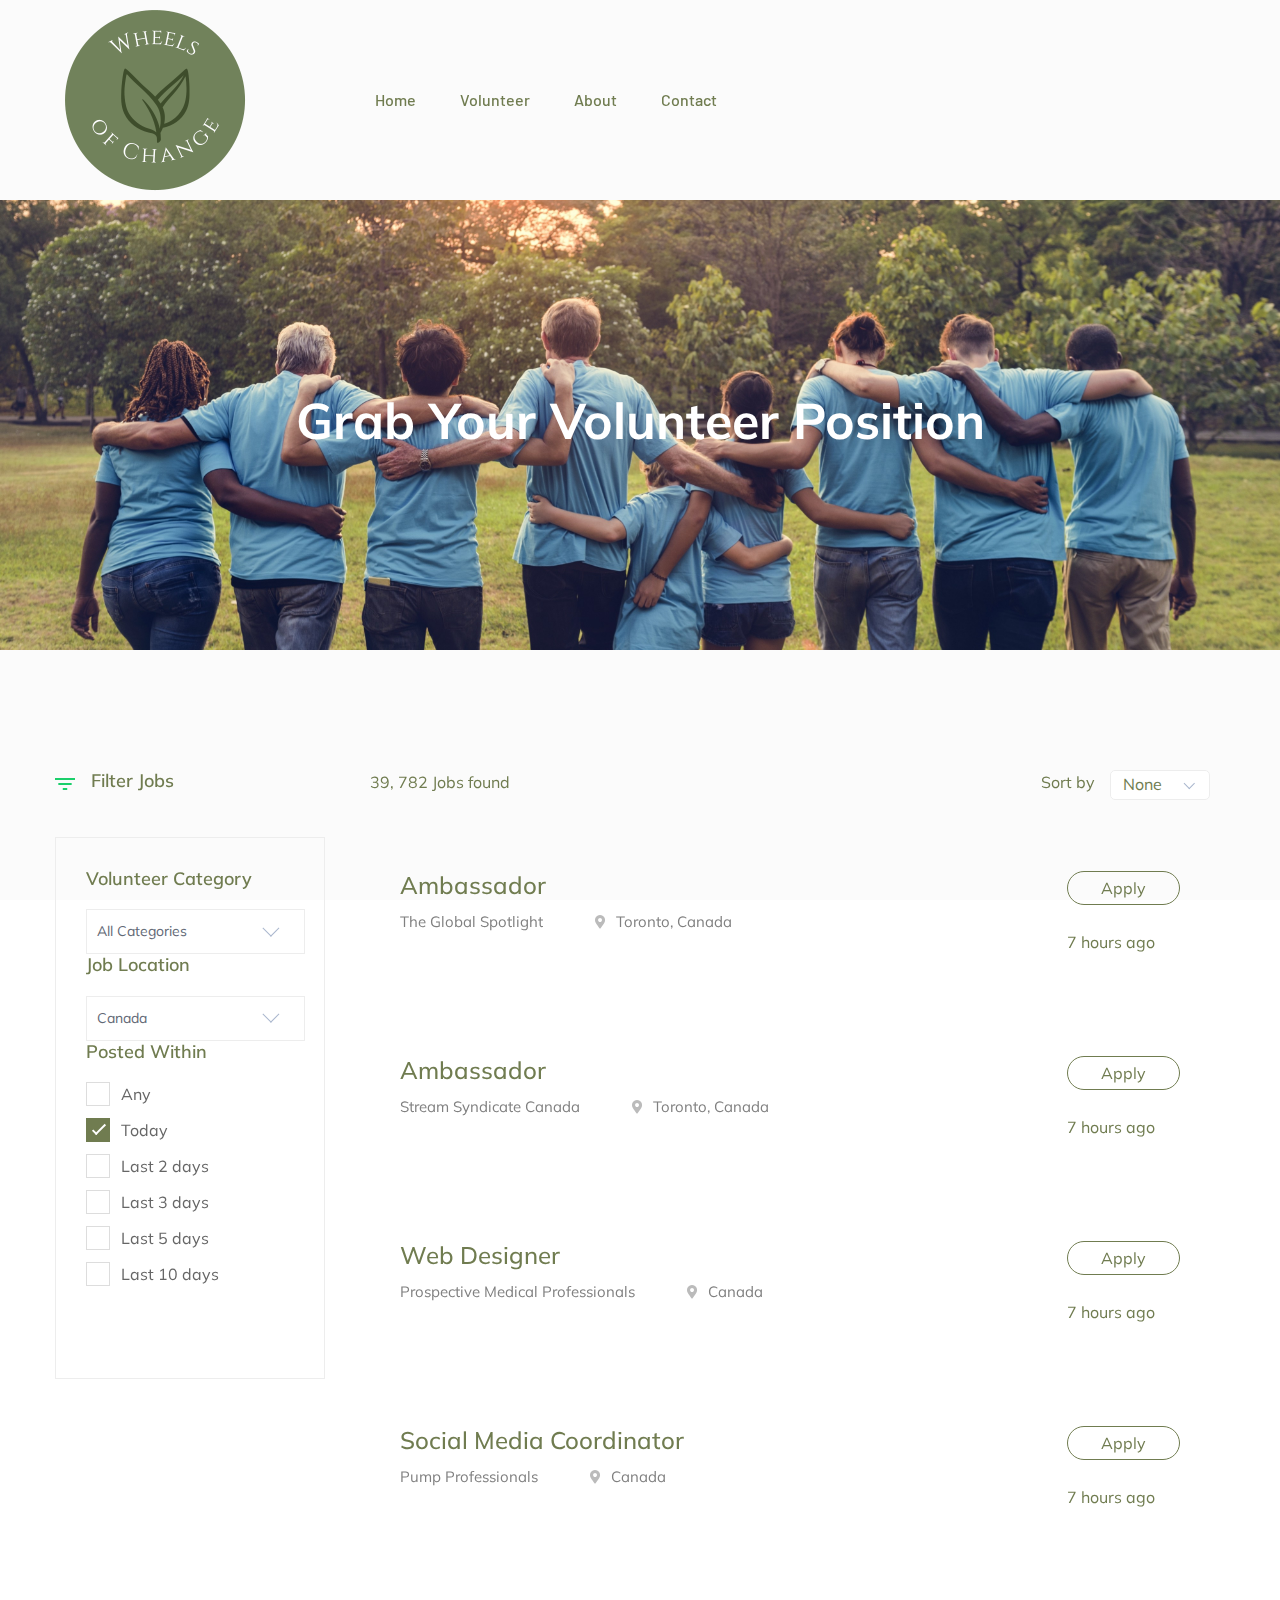
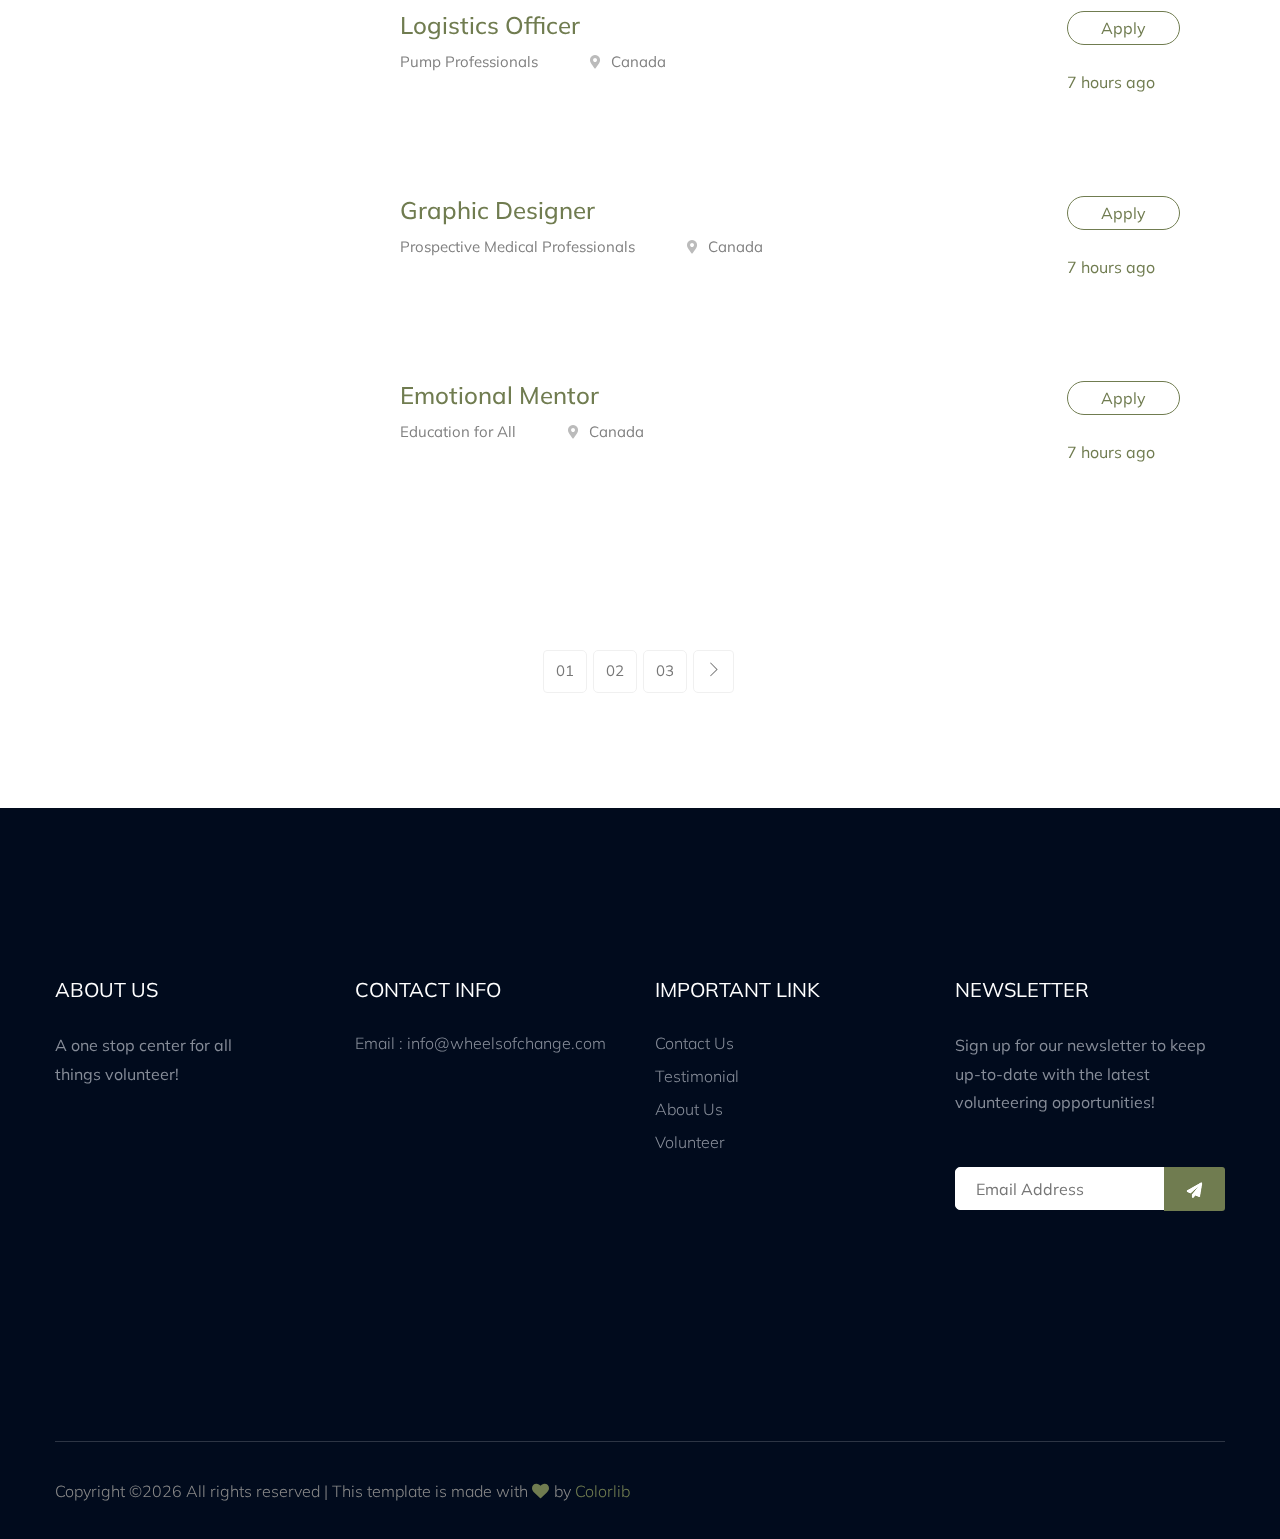
<file: volunteer2.html>
<!doctype html>
<html class="no-js" lang="zxx">
    <head>
        <meta charset="utf-8">
        <meta http-equiv="x-ua-compatible" content="ie=edge">
         <title>Wheels of Change </title>
        <meta name="description" content="">
        <meta name="viewport" content="width=device-width, initial-scale=1">
        <link rel="manifest" href="site.webmanifest">
		<link rel="shortcut icon" type="image/x-icon" href="assets/Wheels of Change Logo.png">

		<!-- CSS here -->
            <link rel="stylesheet" href="assets/css/bootstrap.min.css">
            <link rel="stylesheet" href="assets/css/owl.carousel.min.css">
            <link rel="stylesheet" href="assets/css/price_rangs.css">
            <link rel="stylesheet" href="assets/css/flaticon.css">
            <link rel="stylesheet" href="assets/css/slicknav.css">
            <link rel="stylesheet" href="assets/css/animate.min.css">
            <link rel="stylesheet" href="assets/css/magnific-popup.css">
            <link rel="stylesheet" href="assets/css/fontawesome-all.min.css">
            <link rel="stylesheet" href="assets/css/themify-icons.css">
            <link rel="stylesheet" href="assets/css/slick.css">
            <link rel="stylesheet" href="assets/css/nice-select.css">
            <link rel="stylesheet" href="assets/css/style.css">
   </head>

   <body>
    <!-- Preloader Start -->
    <div id="preloader-active">
        <div class="preloader d-flex align-items-center justify-content-center">
            <div class="preloader-inner position-relative">
                <div class="preloader-circle"></div>
                <div class="preloader-img pere-text">
                    <img src="assets/Wheels of Change Logo.png" alt="">
                </div>
            </div>
        </div>
    </div>
    <!-- Preloader Start -->
    <header>
        <!-- Header Start -->
       <div class="header-area header-transparrent">
           <div class="headder-top header-sticky">
                <div class="container">
                    <div class="row align-items-center">
                        <div class="col-lg-3 col-md-2">
                            <!-- Logo -->
                            <div class="logo">
                                <a href="index.html"><img src="assets/Wheels of Change Logo.png" alt=""></a>
                            </div>  
                        </div>
                        <div class="col-lg-9 col-md-9">
                            <div class="menu-wrapper">
                                <!-- Main-menu -->
                                <div class="main-menu">
                                    <nav class="d-none d-lg-block">
                                        <ul id="navigation">
                                            <li><a href="index.html">Home</a></li>
                                            <li><a href="volunteer.html">Volunteer</a></li>
                                            <li><a href="about.html">About</a></li>
                                            <li><a href="contact.html">Contact</a></li>
                                        </ul>
                                    </nav>
                                </div>    
                            </div>
                        </div>
                        <!-- Mobile Menu -->
                        <div class="col-12">
                            <div class="mobile_menu d-block d-lg-none"></div>
                        </div>
                    </div>
                </div>
           </div>
       </div>
        <!-- Header End -->
    </header>
    <main>

        <!-- Hero Area Start-->
        <div class="slider-area ">
            <div class="single-slider section-overly slider-height2 d-flex align-items-center" data-background="assets/img/volunteer.jpeg">
                <div class="container">
                    <div class="row">
                        <div class="col-xl-12">
                            <div class="hero-cap text-center">
                                <h2>Grab your volunteer position</h2>
                            </div>
                        </div>
                    </div>
                </div>
            </div>
        </div>
        <!-- Hero Area End -->
        <!-- Job List Area Start -->
        <div class="job-listing-area pt-120 pb-120">
            <div class="container">
                <div class="row">
                    <!-- Left content -->
                    <div class="col-xl-3 col-lg-3 col-md-4">
                        <div class="row">
                            <div class="col-12">
                                    <div class="small-section-tittle2 mb-45">
                                    <div class="ion"> <svg 
                                        xmlns="http://www.w3.org/2000/svg"
                                        xmlns:xlink="http://www.w3.org/1999/xlink"
                                        width="20px" height="12px">
                                    <path fill-rule="evenodd"  fill="rgb(27, 207, 107)"
                                        d="M7.778,12.000 L12.222,12.000 L12.222,10.000 L7.778,10.000 L7.778,12.000 ZM-0.000,-0.000 L-0.000,2.000 L20.000,2.000 L20.000,-0.000 L-0.000,-0.000 ZM3.333,7.000 L16.667,7.000 L16.667,5.000 L3.333,5.000 L3.333,7.000 Z"/>
                                    </svg>
                                    </div>
                                    <h4>Filter Jobs</h4>
                                </div>
                            </div>
                        </div>
                        <!-- Volunteer Category Listing start -->
                        <div class="job-category-listing mb-50">
                            <!-- single one -->
                            <div class="single-listing">
                               <div class="small-section-tittle2">
                                     <h4>Volunteer Category</h4>
                               </div>
                                <!-- Select job items start -->
                                <div class="select-job-items2">
                                    <select name="select">
                                        <option value="">All Categories</option>
                                        <option value="">Students</option>
                                        <option value="">Community</option>
                                        <option value="">Healthcare</option>
                                        <option value="">Education</option>
                                    </select>
                                </div>
                                <!--  Select job items End-->
                                <br/>
                            </div>
                            <!-- single two -->
                            <div class="single-listing">
                               <div class="small-section-tittle2"> 
                                <h4>Job Location</h4>
                               </div>
                                <!-- Select job items start -->
                                <div class="select-job-items2">
                                    <select name="select">
                                        <option value="">Canada</option>
                                        <option value="">Toronto</option>
                                        <option value="">Vancouver</option>
                                        <option value="">Montreal</option>
                                        <option value="">Ottawa</option>
                                    </select>
                                </div>
                                
                                
                                <!--  Select job items End-->
                            </div>
                            <!-- single three -->
                            <div class="single-listing">
                                <!-- select-Categories start -->
                                <div class="select-Categories pb-50">
                                    <div class="small-section-tittle2">
                                        <h4>Posted Within</h4>
                                    </div>
                                    <label class="container">Any
                                        <input type="checkbox" >
                                        <span class="checkmark"></span>
                                    </label>
                                    <label class="container">Today
                                        <input type="checkbox" checked="checked active">
                                        <span class="checkmark"></span>
                                    </label>
                                    <label class="container">Last 2 days
                                        <input type="checkbox">
                                        <span class="checkmark"></span>
                                    </label>
                                    <label class="container">Last 3 days
                                        <input type="checkbox">
                                        <span class="checkmark"></span>
                                    </label>
                                    <label class="container">Last 5 days
                                        <input type="checkbox">
                                        <span class="checkmark"></span>
                                    </label>
                                    <label class="container">Last 10 days
                                        <input type="checkbox">
                                        <span class="checkmark"></span>
                                    </label>
                                </div>
                                <!-- select-Categories End -->
                            </div>
                            <div class="single-listing">
                            </div>
                        </div>
                        <!-- Job Category Listing End -->
                    </div>
                    <!-- Right content -->
                    <div class="col-xl-9 col-lg-9 col-md-8">
                        <!-- Featured_job_start -->
                        <section class="featured-job-area">
                            <div class="container">
                                <!-- Count of Job list Start -->
                                <div class="row">
                                    <div class="col-lg-12">
                                        <div class="count-job mb-35">
                                            <span>39, 782 Jobs found</span>
                                            <!-- Select job items start -->
                                            <div class="select-job-items">
                                                <span>Sort by</span>
                                                <select name="select">
                                                    <option value="">None</option>
                                                    <option value="">job list</option>
                                                    <option value="">job list</option>
                                                    <option value="">job list</option>
                                                </select>
                                            </div>
                                            <!--  Select job items End-->
                                        </div>
                                    </div>
                                </div>
                                <!-- Count of Job list End -->
                                <!-- single-job-content -->
                                <div class="single-job-items mb-30">
                                    <div class="job-items">
                                        <div class="job-tittle job-tittle2">
                                            <a href="https://theglobalspotlight.org/join">
                                                <h4>Ambassador</h4>
                                            </a>
                                            <ul>
                                                <li>The Global Spotlight</li>
                                                <li><i class="fas fa-map-marker-alt"></i>Toronto, Canada</li>
                                            </ul>
                                        </div>
                                    </div>
                                    <div class="items-link items-link2 f-right">
                                        <a href="https://theglobalspotlight.org/join">Apply</a>
                                        <span>7 hours ago</span>
                                    </div>
                                </div>
                                <!-- single-job-content -->
                                <div class="single-job-items mb-30">
                                    <div class="job-items">
                                        <div class="job-tittle job-tittle2">
                                            <a href="https://www.streamsyndicate-canada.com/join-us">
                                                <h4>Ambassador</h4>
                                            </a>
                                            <ul>
                                                <li>Stream Syndicate Canada</li>
                                                <li><i class="fas fa-map-marker-alt"></i>Toronto, Canada</li>
                                            </ul>
                                        </div>
                                    </div>
                                    <div class="items-link items-link2 f-right">
                                        <a href="https://www.streamsyndicate-canada.com/join-us">Apply</a>
                                        <span>7 hours ago</span>
                                    </div>
                                </div>
                                <!-- single-job-content -->
                                <div class="single-job-items mb-30">
                                    <div class="job-items">
                                        <div class="job-tittle job-tittle2">
                                            <a href="https://linktr.ee/pumprofessionals">
                                                <h4>Web Designer</h4>
                                            </a>
                                            <ul>
                                                <li>Prospective Medical Professionals</li>
                                                <li><i class="fas fa-map-marker-alt"></i>Canada</li>
                                            </ul>
                                        </div>
                                    </div>
                                    <div class="items-link items-link2 f-right">
                                        <a href="https://linktr.ee/pumprofessionals">Apply</a>
                                        <span>7 hours ago</span>
                                    </div>
                                </div>
                                <!-- single-job-content -->
                                <div class="single-job-items mb-30">
                                    <div class="job-items">
                                        <div class="job-tittle job-tittle2">
                                            <a href="https://linktr.ee/pumprofessionals">
                                                <h4>Social Media Coordinator</h4>
                                            </a>
                                            <ul>
                                                <li>Pump Professionals</li>
                                                <li><i class="fas fa-map-marker-alt"></i>Canada</li>
                                            </ul>
                                        </div>
                                    </div>
                                    <div class="items-link items-link2 f-right">
                                        <a href="https://linktr.ee/pumprofessionals">Apply</a>
                                        <span>7 hours ago</span>
                                    </div>
                                </div>
                                <!-- single-job-content -->
                                <div class="single-job-items mb-30">
                                    <div class="job-items">
                                        <div class="job-tittle job-tittle2">
                                            <a href="https://linktr.ee/pumprofessionals">
                                                <h4>Logistics Officer</h4>
                                            </a>
                                            <ul>
                                                <li>Pump Professionals</li>
                                                <li><i class="fas fa-map-marker-alt"></i>Canada</li>
                                            </ul>
                                        </div>
                                    </div>
                                    <div class="items-link items-link2 f-right">
                                        <a href="https://linktr.ee/pumprofessionals">Apply</a>
                                        <span>7 hours ago</span>
                                    </div>
                                </div>
                                <!-- single-job-content -->
                                <div class="single-job-items mb-30">
                                    <div class="job-items">
                                        
                                        <div class="job-tittle job-tittle2">
                                            <a href="https://linktr.ee/pumprofessionals">
                                                <h4>Graphic Designer</h4>
                                            </a>
                                            <ul>
                                                <li>Prospective Medical Professionals</li>
                                                <li><i class="fas fa-map-marker-alt"></i>Canada</li>
                                                
                                            </ul>
                                        </div>
                                    </div>
                                    <div class="items-link items-link2 f-right">
                                        <a href="https://linktr.ee/pumprofessionals">Apply</a>
                                        <span>7 hours ago</span>
                                    </div>
                                </div>
                                <!-- single-job-content -->
                                <div class="single-job-items mb-30">
                                    <div class="job-items">
                                        <div class="job-tittle job-tittle2">
                                            <a href="efaglobal.org/apply-now">
                                                <h4>Emotional Mentor</h4>
                                            </a>
                                            <ul>
                                                <li>Education for All</li>
                                                <li><i class="fas fa-map-marker-alt"></i>Canada</li>
                                            </ul>
                                        </div>
                                    </div>
                                    <div class="items-link items-link2 f-right">
                                        <a href="efaglobal.org/apply-now">Apply</a>
                                        <span>7 hours ago</span>
                                    </div>
                                </div>
                            </div>
                        </section>
                        <!-- Featured_job_end -->
                    </div>
                </div>
            </div>
        </div>
        <!-- Job List Area End -->
        <!--Pagination Start  -->
        <div class="pagination-area pb-115 text-center">
            <div class="container">
                <div class="row">
                    <div class="col-xl-12">
                        <div class="single-wrap d-flex justify-content-center">
                            <nav aria-label="Page navigation example">
                                <ul class="pagination justify-content-start">
                                    <li class="page-item"><a class="page-link" href="volunteer.html">01</a></li>
                                    <li class="page-item" active><a class="page-link" href="volunteer2.html">02</a></li>
                                    <li class="page-item"><a class="page-link" href="volunteer3.html">03</a></li>
                                <li class="page-item"><a class="page-link" href="#"><span class="ti-angle-right"></span></a></li>
                                </ul>
                            </nav>
                        </div>
                    </div>
                </div>
            </div>
        </div>
        <!--Pagination End  -->
        
    </main>
    <footer>
        <!-- Footer Start-->
        <div class="footer-area footer-bg footer-padding">
            <div class="container">
                <div class="row d-flex justify-content-between">
                    <div class="col-xl-3 col-lg-3 col-md-4 col-sm-6">
                       <div class="single-footer-caption mb-50">
                         <div class="single-footer-caption mb-30">
                             <div class="footer-tittle">
                                 <h4>About Us</h4>
                                 <div class="footer-pera">
                                     <p>A one stop center for all things volunteer!</p>
                                </div>
                             </div>
                         </div>

                       </div>
                    </div>
                    <div class="col-xl-3 col-lg-3 col-md-4 col-sm-5">
                        <div class="single-footer-caption mb-50">
                            <div class="footer-tittle">
                                <h4>Contact Info</h4>
                                <ul>
                                    <li><a href="#">Email : info@wheelsofchange.com</a></li>
                                </ul>
                            </div>

                        </div>
                    </div>
                    <div class="col-xl-3 col-lg-3 col-md-4 col-sm-5">
                        <div class="single-footer-caption mb-50">
                            <div class="footer-tittle">
                                <h4>Important Link</h4>
                                <ul>
                                    <li><a href="#">Contact Us</a></li>
                                    <li><a href="#">Testimonial</a></li>
                                    <li><a href="#">About Us</a></li>
                                    <li><a href="#">Volunteer</a></li>
                                </ul>
                            </div>
                        </div>
                    </div>
                    <div class="col-xl-3 col-lg-3 col-md-4 col-sm-5">
                        <div class="single-footer-caption mb-50">
                            <div class="footer-tittle">
                                <h4>Newsletter</h4>
                                <div class="footer-pera footer-pera2">
                                 <p>Sign up for our newsletter to keep up-to-date with the latest volunteering opportunities!</p>
                             </div>
                             <!-- Form -->
                             <div class="footer-form" >
                                 <div id="mc_embed_signup">
                                     <form target="_blank" action="https://spondonit.us12.list-manage.com/subscribe/post?u=1462626880ade1ac87bd9c93a&amp;id=92a4423d01"
                                     method="get" class="subscribe_form relative mail_part">
                                         <input type="email" name="email" id="newsletter-form-email" placeholder="Email Address"
                                         class="placeholder hide-on-focus" onfocus="this.placeholder = ''"
                                         onblur="this.placeholder = ' Email Address '">
                                         <div class="form-icon">
                                             <button type="submit" name="submit" id="newsletter-submit"
                                             class="email_icon newsletter-submit button-contactForm"><img src="assets/img/icon/form.png" alt=""></button>
                                         </div>
                                         <div class="mt-10 info"></div>
                                     </form>
                                 </div>
                             </div>
                            </div>
                        </div>
                    </div>
                </div>
               <!--  -->
               <div class="row footer-wejed justify-content-between">
                    <div class="col-xl-3 col-lg-3 col-md-4 col-sm-6">
                        
                    </div>
               </div>
            </div>
        </div>
        <!-- footer-bottom area -->
        <div class="footer-bottom-area footer-bg">
            <div class="container">
                <div class="footer-border">
                     <div class="row d-flex justify-content-between align-items-center">
                         <div class="col-xl-10 col-lg-10 ">
                             <div class="footer-copy-right">
                                 <p><!-- Link back to Colorlib can't be removed. Template is licensed under CC BY 3.0. -->
  Copyright &copy;<script>document.write(new Date().getFullYear());</script> All rights reserved | This template is made with <i class="fa fa-heart" aria-hidden="true"></i> by <a href="https://colorlib.com" target="_blank">Colorlib</a>
  <!-- Link back to Colorlib can't be removed. Template is licensed under CC BY 3.0. --></p>
                             </div>
                         </div>
                     </div>
                </div>
            </div>
        </div>
        <!-- Footer End-->
    </footer>

	<!-- JS here -->
	
		<!-- All JS Custom Plugins Link Here here -->
        <script src="./assets/js/vendor/modernizr-3.5.0.min.js"></script>
		<!-- Jquery, Popper, Bootstrap -->
		<script src="./assets/js/vendor/jquery-1.12.4.min.js"></script>
        <script src="./assets/js/popper.min.js"></script>
        <script src="./assets/js/bootstrap.min.js"></script>
	    <!-- Jquery Mobile Menu -->
        <script src="./assets/js/jquery.slicknav.min.js"></script>

		<!-- Jquery Slick , Owl-Carousel Range -->
        <script src="./assets/js/owl.carousel.min.js"></script>
        <script src="./assets/js/slick.min.js"></script>
        <script src="./assets/js/price_rangs.js"></script>
		<!-- One Page, Animated-HeadLin -->
        <script src="./assets/js/wow.min.js"></script>
		<script src="./assets/js/animated.headline.js"></script>
        <script src="./assets/js/jquery.magnific-popup.js"></script>

		<!-- Scrollup, nice-select, sticky -->
        <script src="./assets/js/jquery.scrollUp.min.js"></script>
        <script src="./assets/js/jquery.nice-select.min.js"></script>
		<script src="./assets/js/jquery.sticky.js"></script>
        
        <!-- contact js -->
        <script src="./assets/js/contact.js"></script>
        <script src="./assets/js/jquery.form.js"></script>
        <script src="./assets/js/jquery.validate.min.js"></script>
        <script src="./assets/js/mail-script.js"></script>
        <script src="./assets/js/jquery.ajaxchimp.min.js"></script>
        
		<!-- Jquery Plugins, main Jquery -->	
        <script src="./assets/js/plugins.js"></script>
        <script src="./assets/js/main.js"></script>
        
    </body>
</html>
</file>
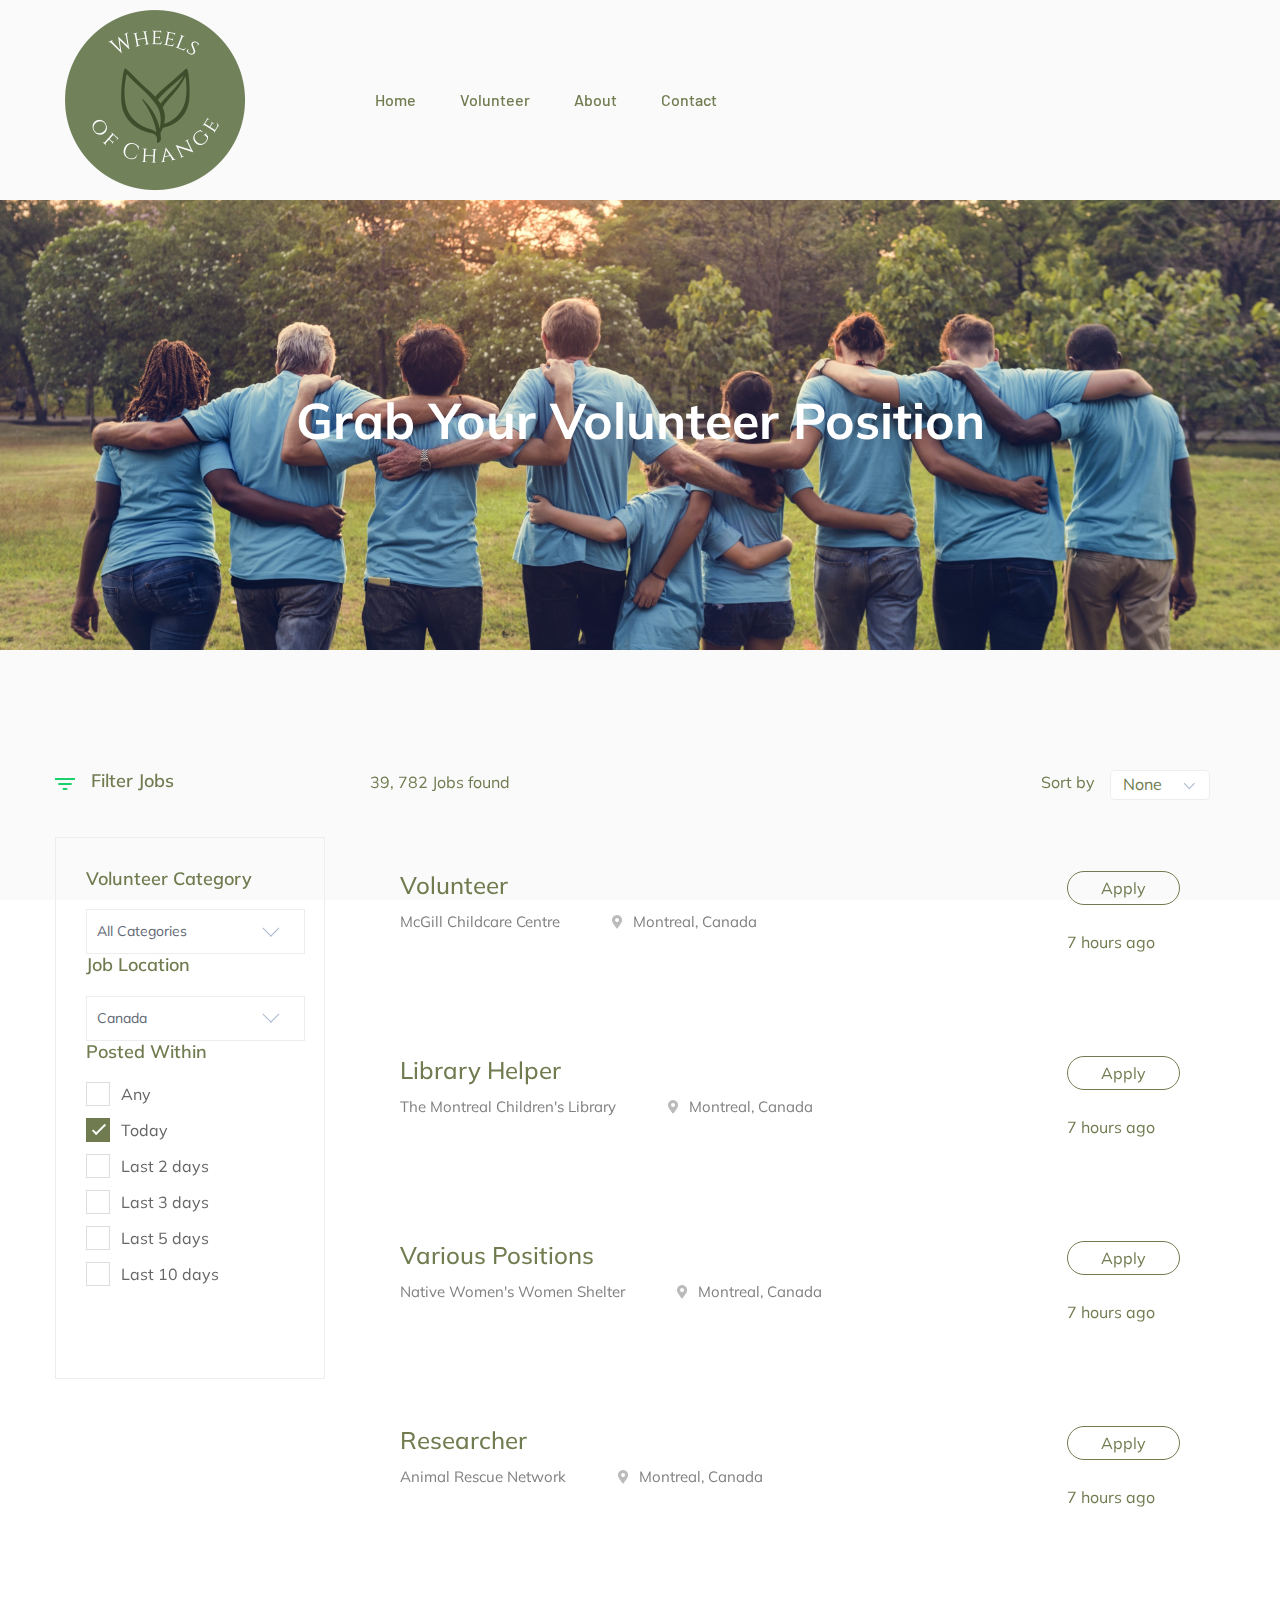
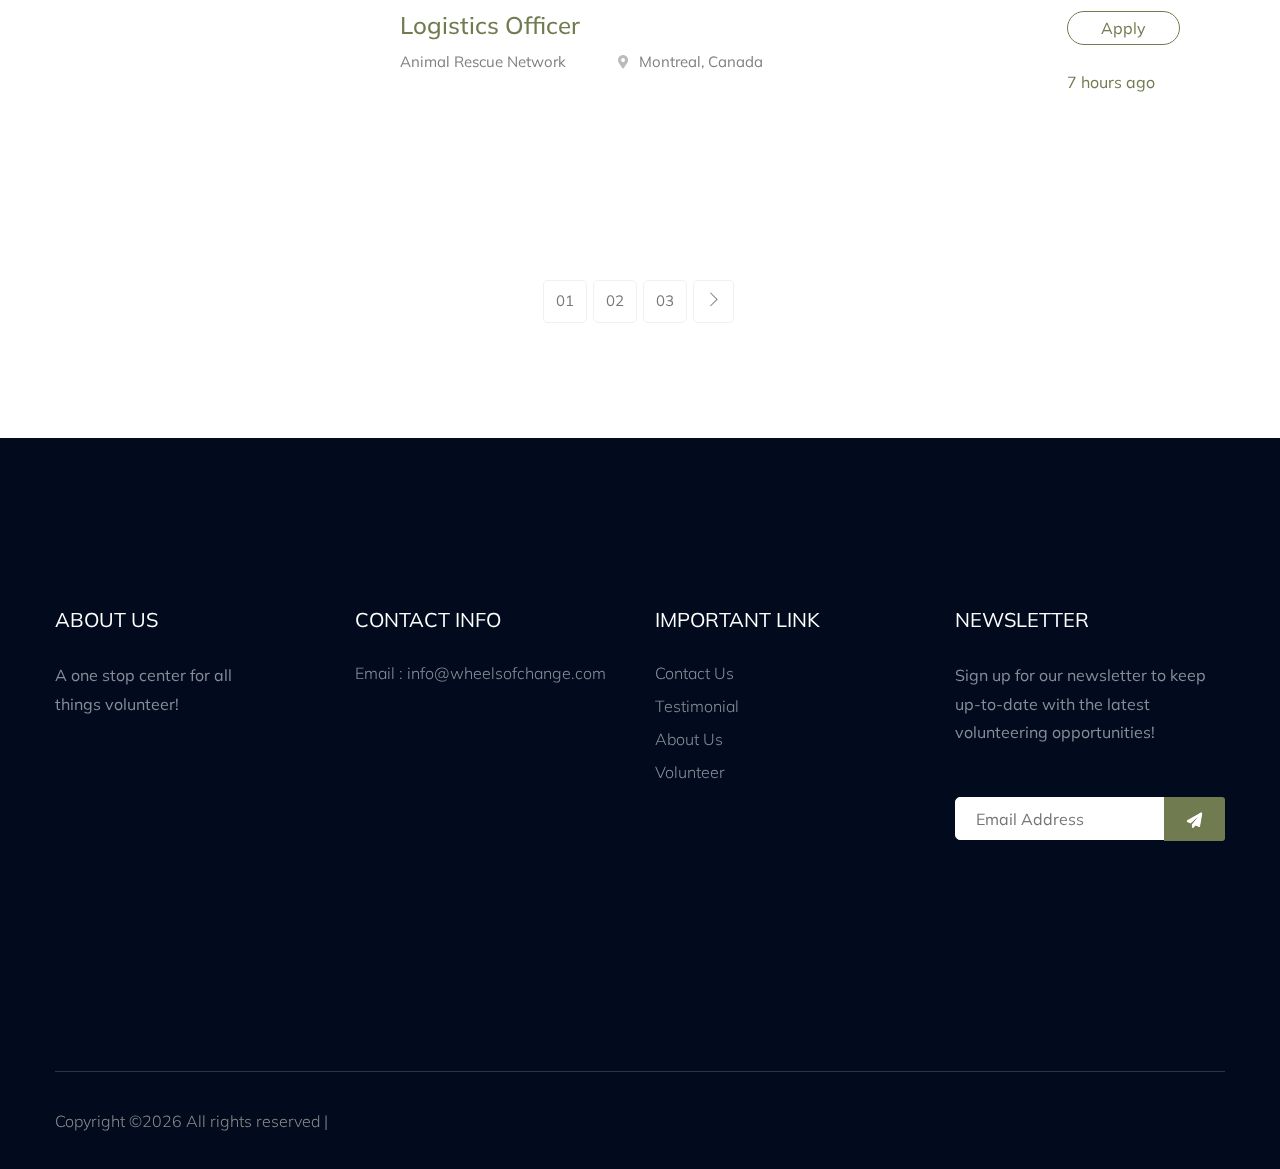
<file: volunteer3.html>
<!doctype html>
<html class="no-js" lang="zxx">
    <head>
        <meta charset="utf-8">
        <meta http-equiv="x-ua-compatible" content="ie=edge">
         <title>Wheels of Change </title>
        <meta name="description" content="">
        <meta name="viewport" content="width=device-width, initial-scale=1">
        <link rel="manifest" href="site.webmanifest">
		<link rel="shortcut icon" type="image/x-icon" href="assets/Wheels of Change Logo.png">

		<!-- CSS here -->
            <link rel="stylesheet" href="assets/css/bootstrap.min.css">
            <link rel="stylesheet" href="assets/css/owl.carousel.min.css">
            <link rel="stylesheet" href="assets/css/price_rangs.css">
            <link rel="stylesheet" href="assets/css/flaticon.css">
            <link rel="stylesheet" href="assets/css/slicknav.css">
            <link rel="stylesheet" href="assets/css/animate.min.css">
            <link rel="stylesheet" href="assets/css/magnific-popup.css">
            <link rel="stylesheet" href="assets/css/fontawesome-all.min.css">
            <link rel="stylesheet" href="assets/css/themify-icons.css">
            <link rel="stylesheet" href="assets/css/slick.css">
            <link rel="stylesheet" href="assets/css/nice-select.css">
            <link rel="stylesheet" href="assets/css/style.css">
   </head>

   <body>
    <!-- Preloader Start -->
    <div id="preloader-active">
        <div class="preloader d-flex align-items-center justify-content-center">
            <div class="preloader-inner position-relative">
                <div class="preloader-circle"></div>
                <div class="preloader-img pere-text">
                    <img src="assets/Wheels of Change Logo.png" alt="">
                </div>
            </div>
        </div>
    </div>
    <!-- Preloader Start -->
    <header>
        <!-- Header Start -->
       <div class="header-area header-transparrent">
           <div class="headder-top header-sticky">
                <div class="container">
                    <div class="row align-items-center">
                        <div class="col-lg-3 col-md-2">
                            <!-- Logo -->
                            <div class="logo">
                                <a href="index.html"><img src="assets/Wheels of Change Logo.png" alt=""></a>
                            </div>  
                        </div>
                        <div class="col-lg-9 col-md-9">
                            <div class="menu-wrapper">
                                <!-- Main-menu -->
                                <div class="main-menu">
                                    <nav class="d-none d-lg-block">
                                        <ul id="navigation">
                                            <li><a href="index.html">Home</a></li>
                                            <li><a href="volunteer.html">Volunteer</a></li>
                                            <li><a href="about.html">About</a></li>
                                            <li><a href="contact.html">Contact</a></li>
                                        </ul>
                                    </nav>
                                </div>    
                            </div>
                        </div>
                        <!-- Mobile Menu -->
                        <div class="col-12">
                            <div class="mobile_menu d-block d-lg-none"></div>
                        </div>
                    </div>
                </div>
           </div>
       </div>
        <!-- Header End -->
    </header>
    <main>

        <!-- Hero Area Start-->
        <div class="slider-area ">
            <div class="single-slider section-overly slider-height2 d-flex align-items-center" data-background="assets/img/volunteer.jpeg">
                <div class="container">
                    <div class="row">
                        <div class="col-xl-12">
                            <div class="hero-cap text-center">
                                <h2>Grab your volunteer position</h2>
                            </div>
                        </div>
                    </div>
                </div>
            </div>
        </div>
        <!-- Hero Area End -->
        <!-- Job List Area Start -->
        <div class="job-listing-area pt-120 pb-120">
            <div class="container">
                <div class="row">
                    <!-- Left content -->
                    <div class="col-xl-3 col-lg-3 col-md-4">
                        <div class="row">
                            <div class="col-12">
                                    <div class="small-section-tittle2 mb-45">
                                    <div class="ion"> <svg 
                                        xmlns="http://www.w3.org/2000/svg"
                                        xmlns:xlink="http://www.w3.org/1999/xlink"
                                        width="20px" height="12px">
                                    <path fill-rule="evenodd"  fill="rgb(27, 207, 107)"
                                        d="M7.778,12.000 L12.222,12.000 L12.222,10.000 L7.778,10.000 L7.778,12.000 ZM-0.000,-0.000 L-0.000,2.000 L20.000,2.000 L20.000,-0.000 L-0.000,-0.000 ZM3.333,7.000 L16.667,7.000 L16.667,5.000 L3.333,5.000 L3.333,7.000 Z"/>
                                    </svg>
                                    </div>
                                    <h4>Filter Jobs</h4>
                                </div>
                            </div>
                        </div>
                        <!-- Volunteer Category Listing start -->
                        <div class="job-category-listing mb-50">
                            <!-- single one -->
                            <div class="single-listing">
                               <div class="small-section-tittle2">
                                     <h4>Volunteer Category</h4>
                               </div>
                                <!-- Select job items start -->
                                <div class="select-job-items2">
                                    <select name="select">
                                        <option value="">All Categories</option>
                                        <option value="">Students</option>
                                        <option value="">Community</option>
                                        <option value="">Healthcare</option>
                                        <option value="">Education</option>
                                    </select>
                                </div>
                                <!--  Select job items End-->
                                <br/>
                            </div>
                            <!-- single two -->
                            <div class="single-listing">
                               <div class="small-section-tittle2"> 
                                <h4>Job Location</h4>
                               </div>
                                <!-- Select job items start -->
                                <div class="select-job-items2">
                                    <select name="select">
                                        <option value="">Canada</option>
                                        <option value="">Toronto</option>
                                        <option value="">Vancouver</option>
                                        <option value="">Montreal</option>
                                        <option value="">Ottawa</option>
                                    </select>
                                </div>
                                
                                
                                <!--  Select job items End-->
                            </div>
                            <!-- single three -->
                            <div class="single-listing">
                                <!-- select-Categories start -->
                                <div class="select-Categories pb-50">
                                    <div class="small-section-tittle2">
                                        <h4>Posted Within</h4>
                                    </div>
                                    <label class="container">Any
                                        <input type="checkbox" >
                                        <span class="checkmark"></span>
                                    </label>
                                    <label class="container">Today
                                        <input type="checkbox" checked="checked active">
                                        <span class="checkmark"></span>
                                    </label>
                                    <label class="container">Last 2 days
                                        <input type="checkbox">
                                        <span class="checkmark"></span>
                                    </label>
                                    <label class="container">Last 3 days
                                        <input type="checkbox">
                                        <span class="checkmark"></span>
                                    </label>
                                    <label class="container">Last 5 days
                                        <input type="checkbox">
                                        <span class="checkmark"></span>
                                    </label>
                                    <label class="container">Last 10 days
                                        <input type="checkbox">
                                        <span class="checkmark"></span>
                                    </label>
                                </div>
                                <!-- select-Categories End -->
                            </div>
                            <div class="single-listing">
                            </div>
                        </div>
                        <!-- Job Category Listing End -->
                    </div>
                    <!-- Right content -->
                    <div class="col-xl-9 col-lg-9 col-md-8">
                        <!-- Featured_job_start -->
                        <section class="featured-job-area">
                            <div class="container">
                                <!-- Count of Job list Start -->
                                <div class="row">
                                    <div class="col-lg-12">
                                        <div class="count-job mb-35">
                                            <span>39, 782 Jobs found</span>
                                            <!-- Select job items start -->
                                            <div class="select-job-items">
                                                <span>Sort by</span>
                                                <select name="select">
                                                    <option value="">None</option>
                                                    <option value="">job list</option>
                                                    <option value="">job list</option>
                                                    <option value="">job list</option>
                                                </select>
                                            </div>
                                            <!--  Select job items End-->
                                        </div>
                                    </div>
                                </div>
                                <!-- Count of Job list End -->
                                <!-- single-job-content -->
                                <div class="single-job-items mb-30">
                                    <div class="job-items">
                                        <div class="job-tittle job-tittle2">
                                            <a href="https://www.mcgill.ca/daycare/volunteer">
                                                <h4>Volunteer</h4>
                                            </a>
                                            <ul>
                                                <li>McGill Childcare Centre</li>
                                                <li><i class="fas fa-map-marker-alt"></i>Montreal, Canada</li>
                                            </ul>
                                        </div>
                                    </div>
                                    <div class="items-link items-link2 f-right">
                                        <a href="https://www.mcgill.ca/daycare/volunteer">Apply</a>
                                        <span>7 hours ago</span>
                                    </div>
                                </div>
                                <!-- single-job-content -->
                                <div class="single-job-items mb-30">
                                    <div class="job-items">
                                        <div class="job-tittle job-tittle2">
                                            <a href="https://www.mcl-bjm.ca/get-involved">
                                                <h4>Library Helper</h4>
                                            </a>
                                            <ul>
                                                <li>The Montreal Children's Library</li>
                                                <li><i class="fas fa-map-marker-alt"></i>Montreal, Canada</li>
                                            </ul>
                                        </div>
                                    </div>
                                    <div class="items-link items-link2 f-right">
                                        <a href="https://www.mcl-bjm.ca/get-involved">Apply</a>
                                        <span>7 hours ago</span>
                                    </div>
                                </div>
                                <!-- single-job-content -->
                                <div class="single-job-items mb-30">
                                    <div class="job-items">
                                        <div class="job-tittle job-tittle2">
                                            <a href="https://docs.google.com/forms/d/e/1FAIpQLSemWNO8DxkKAYG_bbx-5S5JDu8sWkah6X4wMZcrwYarG5LBEg/viewform">
                                                <h4>Various Positions</h4>
                                            </a>
                                            <ul>
                                                <li>Native Women's Women Shelter</li>
                                                <li><i class="fas fa-map-marker-alt"></i>Montreal, Canada</li>
                                            </ul>
                                        </div>
                                    </div>
                                    <div class="items-link items-link2 f-right">
                                        <a href="https://docs.google.com/forms/d/e/1FAIpQLSemWNO8DxkKAYG_bbx-5S5JDu8sWkah6X4wMZcrwYarG5LBEg/viewform">Apply</a>
                                        <span>7 hours ago</span>
                                    </div>
                                </div>
                                <!-- single-job-content -->
                                <div class="single-job-items mb-30">
                                    <div class="job-items">
                                        <div class="job-tittle job-tittle2">
                                            <a href="https://www.reseausecoursanimal.org/">
                                                <h4>Researcher</h4>
                                            </a>
                                            <ul>
                                                <li>Animal Rescue Network
                                                </li>
                                                <li><i class="fas fa-map-marker-alt"></i>Montreal, Canada</li>
                                            </ul>
                                        </div>
                                    </div>
                                    <div class="items-link items-link2 f-right">
                                        <a href="https://www.reseausecoursanimal.org/">Apply</a>
                                        <span>7 hours ago</span>
                                    </div>
                                </div>
                                <!-- single-job-content -->
                                <div class="single-job-items mb-30">
                                    <div class="job-items">
                                        <div class="job-tittle job-tittle2">
                                            <a href="https://linktr.ee/pumprofessionals">
                                                <h4>Logistics Officer</h4>
                                            </a>
                                            <ul>
                                                <li>Animal Rescue Network</li>
                                                <li><i class="fas fa-map-marker-alt"></i>Montreal, Canada</li>
                                            </ul>
                                        </div>
                                    </div>
                                    <div class="items-link items-link2 f-right">
                                        <a href="https://www.reseausecoursanimal.org/">Apply</a>
                                        <span>7 hours ago</span>
                                    </div>
                                </div>
                                <!-- single-job-content -->
                                
                                <!-- single-job-content -->
                                
                            </div>
                        </section>
                        <!-- Featured_job_end -->
                    </div>
                </div>
            </div>
        </div>
        <!-- Job List Area End -->
        <!--Pagination Start  -->
        <div class="pagination-area pb-115 text-center">
            <div class="container">
                <div class="row">
                    <div class="col-xl-12">
                        <div class="single-wrap d-flex justify-content-center">
                            <nav aria-label="Page navigation example">
                                <ul class="pagination justify-content-start">
                                    <li class="page-item"><a class="page-link" href="volunteer.html">01</a></li>
                                    <li class="page-item"><a class="page-link" href="volunteer2.html">02</a></li>
                                    <li class="page-item" active><a class="page-link" href="volunteer3.html">03</a></li>
                                <li class="page-item"><a class="page-link" href="#"><span class="ti-angle-right"></span></a></li>
                                </ul>
                            </nav>
                        </div>
                    </div>
                </div>
            </div>
        </div>
        <!--Pagination End  -->
        
    </main>
    <footer>
        <!-- Footer Start-->
        <div class="footer-area footer-bg footer-padding">
            <div class="container">
                <div class="row d-flex justify-content-between">
                    <div class="col-xl-3 col-lg-3 col-md-4 col-sm-6">
                       <div class="single-footer-caption mb-50">
                         <div class="single-footer-caption mb-30">
                             <div class="footer-tittle">
                                 <h4>About Us</h4>
                                 <div class="footer-pera">
                                     <p>A one stop center for all things volunteer!</p>
                                </div>
                             </div>
                         </div>

                       </div>
                    </div>
                    <div class="col-xl-3 col-lg-3 col-md-4 col-sm-5">
                        <div class="single-footer-caption mb-50">
                            <div class="footer-tittle">
                                <h4>Contact Info</h4>
                                <ul>
                                    <li><a href="#">Email : info@wheelsofchange.com</a></li>
                                </ul>
                            </div>

                        </div>
                    </div>
                    <div class="col-xl-3 col-lg-3 col-md-4 col-sm-5">
                        <div class="single-footer-caption mb-50">
                            <div class="footer-tittle">
                                <h4>Important Link</h4>
                                <ul>
                                    <li><a href="#">Contact Us</a></li>
                                    <li><a href="#">Testimonial</a></li>
                                    <li><a href="#">About Us</a></li>
                                    <li><a href="#">Volunteer</a></li>
                                </ul>
                            </div>
                        </div>
                    </div>
                    <div class="col-xl-3 col-lg-3 col-md-4 col-sm-5">
                        <div class="single-footer-caption mb-50">
                            <div class="footer-tittle">
                                <h4>Newsletter</h4>
                                <div class="footer-pera footer-pera2">
                                 <p>Sign up for our newsletter to keep up-to-date with the latest volunteering opportunities!</p>
                             </div>
                             <!-- Form -->
                             <div class="footer-form" >
                                 <div id="mc_embed_signup">
                                     <form target="_blank" action="https://spondonit.us12.list-manage.com/subscribe/post?u=1462626880ade1ac87bd9c93a&amp;id=92a4423d01"
                                     method="get" class="subscribe_form relative mail_part">
                                         <input type="email" name="email" id="newsletter-form-email" placeholder="Email Address"
                                         class="placeholder hide-on-focus" onfocus="this.placeholder = ''"
                                         onblur="this.placeholder = ' Email Address '">
                                         <div class="form-icon">
                                             <button type="submit" name="submit" id="newsletter-submit"
                                             class="email_icon newsletter-submit button-contactForm"><img src="assets/img/icon/form.png" alt=""></button>
                                         </div>
                                         <div class="mt-10 info"></div>
                                     </form>
                                 </div>
                             </div>
                            </div>
                        </div>
                    </div>
                </div>
               <!--  -->
               <div class="row footer-wejed justify-content-between">
                    <div class="col-xl-3 col-lg-3 col-md-4 col-sm-6">
                        
                    </div>
               </div>
            </div>
        </div>
        <!-- footer-bottom area -->
        <div class="footer-bottom-area footer-bg">
            <div class="container">
                <div class="footer-border">
                     <div class="row d-flex justify-content-between align-items-center">
                         <div class="col-xl-10 col-lg-10 ">
                             <div class="footer-copy-right">
                                 <p>
  Copyright &copy;<script>document.write(new Date().getFullYear());</script> All rights reserved |</a>
  </p>
                             </div>
                         </div>
                     </div>
                </div>
            </div>
        </div>
        <!-- Footer End-->
    </footer>

	<!-- JS here -->
	
		<!-- All JS Custom Plugins Link Here here -->
        <script src="./assets/js/vendor/modernizr-3.5.0.min.js"></script>
		<!-- Jquery, Popper, Bootstrap -->
		<script src="./assets/js/vendor/jquery-1.12.4.min.js"></script>
        <script src="./assets/js/popper.min.js"></script>
        <script src="./assets/js/bootstrap.min.js"></script>
	    <!-- Jquery Mobile Menu -->
        <script src="./assets/js/jquery.slicknav.min.js"></script>

		<!-- Jquery Slick , Owl-Carousel Range -->
        <script src="./assets/js/owl.carousel.min.js"></script>
        <script src="./assets/js/slick.min.js"></script>
        <script src="./assets/js/price_rangs.js"></script>
		<!-- One Page, Animated-HeadLin -->
        <script src="./assets/js/wow.min.js"></script>
		<script src="./assets/js/animated.headline.js"></script>
        <script src="./assets/js/jquery.magnific-popup.js"></script>

		<!-- Scrollup, nice-select, sticky -->
        <script src="./assets/js/jquery.scrollUp.min.js"></script>
        <script src="./assets/js/jquery.nice-select.min.js"></script>
		<script src="./assets/js/jquery.sticky.js"></script>
        
        <!-- contact js -->
        <script src="./assets/js/contact.js"></script>
        <script src="./assets/js/jquery.form.js"></script>
        <script src="./assets/js/jquery.validate.min.js"></script>
        <script src="./assets/js/mail-script.js"></script>
        <script src="./assets/js/jquery.ajaxchimp.min.js"></script>
        
		<!-- Jquery Plugins, main Jquery -->	
        <script src="./assets/js/plugins.js"></script>
        <script src="./assets/js/main.js"></script>
        
    </body>
</html>
</file>
<file: assets/css/flaticon.css>
/*
  	Flaticon icon font: Flaticon
  	Creation date: 10/03/2020 09:37
  	*/

@font-face {
  font-family: "Flaticon";
  src: url("../fonts/Flaticon.eot");
  src: url("../fonts/Flaticon.eot?#iefix") format("embedded-opentype"),
       url("../fonts/Flaticon.woff2") format("woff2"),
       url("../fonts/Flaticon.woff") format("woff"),
       url("../fonts/Flaticon.ttf") format("truetype"),
       url("../fonts/Flaticon.svg#Flaticon") format("svg");
  font-weight: normal;
  font-style: normal;
}

@media screen and (-webkit-min-device-pixel-ratio:0) {
  @font-face {
    font-family: "Flaticon";
    src: url("../fonts/Flaticon.svg#Flaticon") format("svg");
  }
}

[class^="flaticon-"]:before, [class*=" flaticon-"]:before,
[class^="flaticon-"]:after, [class*=" flaticon-"]:after {   
  font-family: Flaticon;

font-style: normal;
margin-left: 20px;
}

.flaticon-tour:before { content: "\f100"; }
.flaticon-report:before { content: "\f101"; }
.flaticon-cms:before { content: "\f102"; }
.flaticon-app:before { content: "\f103"; }
.flaticon-helmet:before { content: "\f104"; }
.flaticon-high-tech:before { content: "\f105"; }
.flaticon-real-estate:before { content: "\f106"; }
.flaticon-content:before { content: "\f107"; }
.flaticon-search:before { content: "\f108"; }
.flaticon-curriculum-vitae:before { content: "\f109"; }
</file>
<file: assets/css/price_rangs.css>
/* Ion.RangeSlider
// css version 2.0.3
// Â© 2013-2014 Denis Ineshin | IonDen.com
// ===================================================================================================================*/

/* =====================================================================================================================
// RangeSlider */

.irs {
    position: relative; display: block;
    -webkit-touch-callout: none;
    -webkit-user-select: none;
     -khtml-user-select: none;
       -moz-user-select: none;
        -ms-user-select: none;
            user-select: none;
}
    .irs-line {
        position: relative; display: block;
        overflow: hidden;
        outline: none !important;
    }
        .irs-line-left, .irs-line-mid, .irs-line-right {
            position: absolute; display: block;
            top: 0;
        }
        .irs-line-left {
            left: 0; width: 11%;
        }
        .irs-line-mid {
            left: 9%; width: 82%;
        }
        .irs-line-right {
            right: 0; width: 11%;
        }

    .irs-bar {
        position: absolute; display: block;
        left: 0; width: 0;
    }
        .irs-bar-edge {
            position: absolute; display: block;
            top: 0; left: 0;
        }

    .irs-shadow {
        position: absolute; display: none;
        left: 0; width: 0;
    }

    .irs-slider {
        position: absolute; display: block;
        cursor: default;
        z-index: 1;
    }
        .irs-slider.single {

        }
        .irs-slider.from {

        }
        .irs-slider.to {

        }
        .irs-slider.type_last {
            z-index: 2;
        }

    .irs-min {
        position: absolute; display: block;
        left: 0;
        cursor: default;
    }
    .irs-max {
        position: absolute; display: block;
        right: 0;
        cursor: default;
    }

    .irs-from, .irs-to, .irs-single {
        position: absolute; display: block;
        top: 0; left: 0;
        cursor: default;
        white-space: nowrap;
    }

.irs-grid {
    position: absolute; display: none;
    bottom: 0; left: 0;
    width: 100%; height: 20px;
}
.irs-with-grid .irs-grid {
    display: block;
}
    .irs-grid-pol {
        position: absolute;
        top: 0; left: 0;
        width: 1px; height: 8px;
        background: #000;
    }
    .irs-grid-pol.small {
        height: 4px;
    }
    .irs-grid-text {
        position: absolute;
        bottom: 0; left: 0;
        white-space: nowrap;
        text-align: center;
        font-size: 9px; line-height: 9px;
        padding: 0 3px;
        color: #000;
    }

.irs-disable-mask {
    position: absolute; display: block;
    top: 0; left: -1%;
    width: 102%; height: 100%;
    cursor: default;
    background: rgba(0,0,0,0.0);
    z-index: 2;
}
.lt-ie9 .irs-disable-mask {
    background: #000;
    filter: alpha(opacity=0);
    cursor: not-allowed;
}

.irs-disabled {
    opacity: 0.4;
}


.irs-hidden-input {
    position: absolute !important;
    display: block !important;
    top: 0 !important;
    left: 0 !important;
    width: 0 !important;
    height: 0 !important;
    font-size: 0 !important;
    line-height: 0 !important;
    padding: 0 !important;
    margin: 0 !important;
    outline: none !important;
    z-index: -9999 !important;
    background: none !important;
    border-style: solid !important;
    border-color: transparent !important;
}


/* Ion.RangeSlider, Simple Skin
// css version 2.0.3
// Â© Denis Ineshin, 2014    https://github.com/IonDen
// Â© guybowden, 2014        https://github.com/guybowden
// ===================================================================================================================*/

/* =====================================================================================================================
// Skin details */

.irs {
    height: 55px;
}
.irs-with-grid {
    height: 75px;
}
.irs-line {
    height: 10px; top: 33px;
    background: #EEE;
    background: linear-gradient(to bottom, #DDD -50%, #FFF 150%); /* W3C */
    border: 1px solid #CCC;
    border-radius: 16px;
    -moz-border-radius: 16px;
}
    .irs-line-left {
        height: 8px;
    }
    .irs-line-mid {
        height: 8px;
    }
    .irs-line-right {
        height: 8px;
    }

.irs-bar {
    height: 10px; top: 33px;
    border-top: 1px solid #428bca;
    border-bottom: 1px solid #428bca;
    background: #428bca;
    background: linear-gradient(to top, rgba(66,139,202,1) 0%,rgba(127,195,232,1) 100%); /* W3C */
}
    .irs-bar-edge {
        height: 10px; top: 33px;
        width: 14px;
        border: 1px solid #428bca;
        border-right: 0;
        background: #428bca;
        background: linear-gradient(to top, rgba(66,139,202,1) 0%,rgba(127,195,232,1) 100%); /* W3C */
        border-radius: 16px 0 0 16px;
        -moz-border-radius: 16px 0 0 16px;
    }

.irs-shadow {
    height: 2px; top: 38px;
    background: #000;
    opacity: 0.3;
    border-radius: 5px;
    -moz-border-radius: 5px;
}
.lt-ie9 .irs-shadow {
    filter: alpha(opacity=30);
}

.irs-slider {
    top: 25px;
    width: 27px; height: 27px;
    border: 1px solid #AAA;
    background: #DDD;
    background: linear-gradient(to bottom, rgba(255,255,255,1) 0%,rgba(220,220,220,1) 20%,rgba(255,255,255,1) 100%); /* W3C */
    border-radius: 27px;
    -moz-border-radius: 27px;
    box-shadow: 1px 1px 3px rgba(0,0,0,0.3);
    cursor: pointer;
}

.irs-slider.state_hover, .irs-slider:hover {
    background: #FFF;
}

.irs-min, .irs-max {
    color: #333;
    font-size: 12px; line-height: 1.333;
    text-shadow: none;
    top: 0;
    padding: 1px 5px;
    background: rgba(0,0,0,0.1);
    border-radius: 3px;
    -moz-border-radius: 3px;
}

.lt-ie9 .irs-min, .lt-ie9 .irs-max {
    background: #ccc;
}

.lt-ie9 .irs-from, .lt-ie9 .irs-to, .lt-ie9 .irs-single {
    background: #999;
}

.irs-grid {
    height: 27px;
}
.irs-grid-pol {
    opacity: 0.5;
    background: #428bca;
}
.irs-grid-pol.small {
    background: #999;
}

.irs-grid-text {
    bottom: 5px;
    color: #99a4ac;
}

.irs-disabled {
}
</file>
<file: assets/css/themify-icons.css>
@font-face {
	font-family: 'themify';
	src:url('../fonts/themify.eot?-fvbane');


	src:url('../fonts/themify.eot?#iefix-fvbane') format('embedded-opentype'),
		url('../fonts/themify.woff?-fvbane') format('woff'),
		url('../fonts/themify.ttf?-fvbane') format('truetype'),
		url('../fonts/themify.svg?-fvbane#themify') format('svg');
	font-weight: normal;
	font-style: normal;
}

[class^="ti-"], [class*=" ti-"] {
	font-family: 'themify';
	speak: none;
	font-style: normal;
	font-weight: normal;
	font-variant: normal;
	text-transform: none;
	line-height: 1;

	/* Better Font Rendering =========== */
	-webkit-font-smoothing: antialiased;
	-moz-osx-font-smoothing: grayscale;
}

.ti-wand:before {
	content: "\e600";
}
.ti-volume:before {
	content: "\e601";
}
.ti-user:before {
	content: "\e602";
}
.ti-unlock:before {
	content: "\e603";
}
.ti-unlink:before {
	content: "\e604";
}
.ti-trash:before {
	content: "\e605";
}
.ti-thought:before {
	content: "\e606";
}
.ti-target:before {
	content: "\e607";
}
.ti-tag:before {
	content: "\e608";
}
.ti-tablet:before {
	content: "\e609";
}
.ti-star:before {
	content: "\e60a";
}
.ti-spray:before {
	content: "\e60b";
}
.ti-signal:before {
	content: "\e60c";
}
.ti-shopping-cart:before {
	content: "\e60d";
}
.ti-shopping-cart-full:before {
	content: "\e60e";
}
.ti-settings:before {
	content: "\e60f";
}
.ti-search:before {
	content: "\e610";
}
.ti-zoom-in:before {
	content: "\e611";
}
.ti-zoom-out:before {
	content: "\e612";
}
.ti-cut:before {
	content: "\e613";
}
.ti-ruler:before {
	content: "\e614";
}
.ti-ruler-pencil:before {
	content: "\e615";
}
.ti-ruler-alt:before {
	content: "\e616";
}
.ti-bookmark:before {
	content: "\e617";
}
.ti-bookmark-alt:before {
	content: "\e618";
}
.ti-reload:before {
	content: "\e619";
}
.ti-plus:before {
	content: "\e61a";
}
.ti-pin:before {
	content: "\e61b";
}
.ti-pencil:before {
	content: "\e61c";
}
.ti-pencil-alt:before {
	content: "\e61d";
}
.ti-paint-roller:before {
	content: "\e61e";
}
.ti-paint-bucket:before {
	content: "\e61f";
}
.ti-na:before {
	content: "\e620";
}
.ti-mobile:before {
	content: "\e621";
}
.ti-minus:before {
	content: "\e622";
}
.ti-medall:before {
	content: "\e623";
}
.ti-medall-alt:before {
	content: "\e624";
}
.ti-marker:before {
	content: "\e625";
}
.ti-marker-alt:before {
	content: "\e626";
}
.ti-arrow-up:before {
	content: "\e627";
}
.ti-arrow-right:before {
	content: "\e628";
}
.ti-arrow-left:before {
	content: "\e629";
}
.ti-arrow-down:before {
	content: "\e62a";
}
.ti-lock:before {
	content: "\e62b";
}
.ti-location-arrow:before {
	content: "\e62c";
}
.ti-link:before {
	content: "\e62d";
}
.ti-layout:before {
	content: "\e62e";
}
.ti-layers:before {
	content: "\e62f";
}
.ti-layers-alt:before {
	content: "\e630";
}
.ti-key:before {
	content: "\e631";
}
.ti-import:before {
	content: "\e632";
}
.ti-image:before {
	content: "\e633";
}
.ti-heart:before {
	content: "\e634";
}
.ti-heart-broken:before {
	content: "\e635";
}
.ti-hand-stop:before {
	content: "\e636";
}
.ti-hand-open:before {
	content: "\e637";
}
.ti-hand-drag:before {
	content: "\e638";
}
.ti-folder:before {
	content: "\e639";
}
.ti-flag:before {
	content: "\e63a";
}
.ti-flag-alt:before {
	content: "\e63b";
}
.ti-flag-alt-2:before {
	content: "\e63c";
}
.ti-eye:before {
	content: "\e63d";
}
.ti-export:before {
	content: "\e63e";
}
.ti-exchange-vertical:before {
	content: "\e63f";
}
.ti-desktop:before {
	content: "\e640";
}
.ti-cup:before {
	content: "\e641";
}
.ti-crown:before {
	content: "\e642";
}
.ti-comments:before {
	content: "\e643";
}
.ti-comment:before {
	content: "\e644";
}
.ti-comment-alt:before {
	content: "\e645";
}
.ti-close:before {
	content: "\e646";
}
.ti-clip:before {
	content: "\e647";
}
.ti-angle-up:before {
	content: "\e648";
}
.ti-angle-right:before {
	content: "\e649";
}
.ti-angle-left:before {
	content: "\e64a";
}
.ti-angle-down:before {
	content: "\e64b";
}
.ti-check:before {
	content: "\e64c";
}
.ti-check-box:before {
	content: "\e64d";
}
.ti-camera:before {
	content: "\e64e";
}
.ti-announcement:before {
	content: "\e64f";
}
.ti-brush:before {
	content: "\e650";
}
.ti-briefcase:before {
	content: "\e651";
}
.ti-bolt:before {
	content: "\e652";
}
.ti-bolt-alt:before {
	content: "\e653";
}
.ti-blackboard:before {
	content: "\e654";
}
.ti-bag:before {
	content: "\e655";
}
.ti-move:before {
	content: "\e656";
}
.ti-arrows-vertical:before {
	content: "\e657";
}
.ti-arrows-horizontal:before {
	content: "\e658";
}
.ti-fullscreen:before {
	content: "\e659";
}
.ti-arrow-top-right:before {
	content: "\e65a";
}
.ti-arrow-top-left:before {
	content: "\e65b";
}
.ti-arrow-circle-up:before {
	content: "\e65c";
}
.ti-arrow-circle-right:before {
	content: "\e65d";
}
.ti-arrow-circle-left:before {
	content: "\e65e";
}
.ti-arrow-circle-down:before {
	content: "\e65f";
}
.ti-angle-double-up:before {
	content: "\e660";
}
.ti-angle-double-right:before {
	content: "\e661";
}
.ti-angle-double-left:before {
	content: "\e662";
}
.ti-angle-double-down:before {
	content: "\e663";
}
.ti-zip:before {
	content: "\e664";
}
.ti-world:before {
	content: "\e665";
}
.ti-wheelchair:before {
	content: "\e666";
}
.ti-view-list:before {
	content: "\e667";
}
.ti-view-list-alt:before {
	content: "\e668";
}
.ti-view-grid:before {
	content: "\e669";
}
.ti-uppercase:before {
	content: "\e66a";
}
.ti-upload:before {
	content: "\e66b";
}
.ti-underline:before {
	content: "\e66c";
}
.ti-truck:before {
	content: "\e66d";
}
.ti-timer:before {
	content: "\e66e";
}
.ti-ticket:before {
	content: "\e66f";
}
.ti-thumb-up:before {
	content: "\e670";
}
.ti-thumb-down:before {
	content: "\e671";
}
.ti-text:before {
	content: "\e672";
}
.ti-stats-up:before {
	content: "\e673";
}
.ti-stats-down:before {
	content: "\e674";
}
.ti-split-v:before {
	content: "\e675";
}
.ti-split-h:before {
	content: "\e676";
}
.ti-smallcap:before {
	content: "\e677";
}
.ti-shine:before {
	content: "\e678";
}
.ti-shift-right:before {
	content: "\e679";
}
.ti-shift-left:before {
	content: "\e67a";
}
.ti-shield:before {
	content: "\e67b";
}
.ti-notepad:before {
	content: "\e67c";
}
.ti-server:before {
	content: "\e67d";
}
.ti-quote-right:before {
	content: "\e67e";
}
.ti-quote-left:before {
	content: "\e67f";
}
.ti-pulse:before {
	content: "\e680";
}
.ti-printer:before {
	content: "\e681";
}
.ti-power-off:before {
	content: "\e682";
}
.ti-plug:before {
	content: "\e683";
}
.ti-pie-chart:before {
	content: "\e684";
}
.ti-paragraph:before {
	content: "\e685";
}
.ti-panel:before {
	content: "\e686";
}
.ti-package:before {
	content: "\e687";
}
.ti-music:before {
	content: "\e688";
}
.ti-music-alt:before {
	content: "\e689";
}
.ti-mouse:before {
	content: "\e68a";
}
.ti-mouse-alt:before {
	content: "\e68b";
}
.ti-money:before {
	content: "\e68c";
}
.ti-microphone:before {
	content: "\e68d";
}
.ti-menu:before {
	content: "\e68e";
}
.ti-menu-alt:before {
	content: "\e68f";
}
.ti-map:before {
	content: "\e690";
}
.ti-map-alt:before {
	content: "\e691";
}
.ti-loop:before {
	content: "\e692";
}
.ti-location-pin:before {
	content: "\e693";
}
.ti-list:before {
	content: "\e694";
}
.ti-light-bulb:before {
	content: "\e695";
}
.ti-Italic:before {
	content: "\e696";
}
.ti-info:before {
	content: "\e697";
}
.ti-infinite:before {
	content: "\e698";
}
.ti-id-badge:before {
	content: "\e699";
}
.ti-hummer:before {
	content: "\e69a";
}
.ti-home:before {
	content: "\e69b";
}
.ti-help:before {
	content: "\e69c";
}
.ti-headphone:before {
	content: "\e69d";
}
.ti-harddrives:before {
	content: "\e69e";
}
.ti-harddrive:before {
	content: "\e69f";
}
.ti-gift:before {
	content: "\e6a0";
}
.ti-game:before {
	content: "\e6a1";
}
.ti-filter:before {
	content: "\e6a2";
}
.ti-files:before {
	content: "\e6a3";
}
.ti-file:before {
	content: "\e6a4";
}
.ti-eraser:before {
	content: "\e6a5";
}
.ti-envelope:before {
	content: "\e6a6";
}
.ti-download:before {
	content: "\e6a7";
}
.ti-direction:before {
	content: "\e6a8";
}
.ti-direction-alt:before {
	content: "\e6a9";
}
.ti-dashboard:before {
	content: "\e6aa";
}
.ti-control-stop:before {
	content: "\e6ab";
}
.ti-control-shuffle:before {
	content: "\e6ac";
}
.ti-control-play:before {
	content: "\e6ad";
}
.ti-control-pause:before {
	content: "\e6ae";
}
.ti-control-forward:before {
	content: "\e6af";
}
.ti-control-backward:before {
	content: "\e6b0";
}
.ti-cloud:before {
	content: "\e6b1";
}
.ti-cloud-up:before {
	content: "\e6b2";
}
.ti-cloud-down:before {
	content: "\e6b3";
}
.ti-clipboard:before {
	content: "\e6b4";
}
.ti-car:before {
	content: "\e6b5";
}
.ti-calendar:before {
	content: "\e6b6";
}
.ti-book:before {
	content: "\e6b7";
}
.ti-bell:before {
	content: "\e6b8";
}
.ti-basketball:before {
	content: "\e6b9";
}
.ti-bar-chart:before {
	content: "\e6ba";
}
.ti-bar-chart-alt:before {
	content: "\e6bb";
}
.ti-back-right:before {
	content: "\e6bc";
}
.ti-back-left:before {
	content: "\e6bd";
}
.ti-arrows-corner:before {
	content: "\e6be";
}
.ti-archive:before {
	content: "\e6bf";
}
.ti-anchor:before {
	content: "\e6c0";
}
.ti-align-right:before {
	content: "\e6c1";
}
.ti-align-left:before {
	content: "\e6c2";
}
.ti-align-justify:before {
	content: "\e6c3";
}
.ti-align-center:before {
	content: "\e6c4";
}
.ti-alert:before {
	content: "\e6c5";
}
.ti-alarm-clock:before {
	content: "\e6c6";
}
.ti-agenda:before {
	content: "\e6c7";
}
.ti-write:before {
	content: "\e6c8";
}
.ti-window:before {
	content: "\e6c9";
}
.ti-widgetized:before {
	content: "\e6ca";
}
.ti-widget:before {
	content: "\e6cb";
}
.ti-widget-alt:before {
	content: "\e6cc";
}
.ti-wallet:before {
	content: "\e6cd";
}
.ti-video-clapper:before {
	content: "\e6ce";
}
.ti-video-camera:before {
	content: "\e6cf";
}
.ti-vector:before {
	content: "\e6d0";
}
.ti-themify-logo:before {
	content: "\e6d1";
}
.ti-themify-favicon:before {
	content: "\e6d2";
}
.ti-themify-favicon-alt:before {
	content: "\e6d3";
}
.ti-support:before {
	content: "\e6d4";
}
.ti-stamp:before {
	content: "\e6d5";
}
.ti-split-v-alt:before {
	content: "\e6d6";
}
.ti-slice:before {
	content: "\e6d7";
}
.ti-shortcode:before {
	content: "\e6d8";
}
.ti-shift-right-alt:before {
	content: "\e6d9";
}
.ti-shift-left-alt:before {
	content: "\e6da";
}
.ti-ruler-alt-2:before {
	content: "\e6db";
}
.ti-receipt:before {
	content: "\e6dc";
}
.ti-pin2:before {
	content: "\e6dd";
}
.ti-pin-alt:before {
	content: "\e6de";
}
.ti-pencil-alt2:before {
	content: "\e6df";
}
.ti-palette:before {
	content: "\e6e0";
}
.ti-more:before {
	content: "\e6e1";
}
.ti-more-alt:before {
	content: "\e6e2";
}
.ti-microphone-alt:before {
	content: "\e6e3";
}
.ti-magnet:before {
	content: "\e6e4";
}
.ti-line-double:before {
	content: "\e6e5";
}
.ti-line-dotted:before {
	content: "\e6e6";
}
.ti-line-dashed:before {
	content: "\e6e7";
}
.ti-layout-width-full:before {
	content: "\e6e8";
}
.ti-layout-width-default:before {
	content: "\e6e9";
}
.ti-layout-width-default-alt:before {
	content: "\e6ea";
}
.ti-layout-tab:before {
	content: "\e6eb";
}
.ti-layout-tab-window:before {
	content: "\e6ec";
}
.ti-layout-tab-v:before {
	content: "\e6ed";
}
.ti-layout-tab-min:before {
	content: "\e6ee";
}
.ti-layout-slider:before {
	content: "\e6ef";
}
.ti-layout-slider-alt:before {
	content: "\e6f0";
}
.ti-layout-sidebar-right:before {
	content: "\e6f1";
}
.ti-layout-sidebar-none:before {
	content: "\e6f2";
}
.ti-layout-sidebar-left:before {
	content: "\e6f3";
}
.ti-layout-placeholder:before {
	content: "\e6f4";
}
.ti-layout-menu:before {
	content: "\e6f5";
}
.ti-layout-menu-v:before {
	content: "\e6f6";
}
.ti-layout-menu-separated:before {
	content: "\e6f7";
}
.ti-layout-menu-full:before {
	content: "\e6f8";
}
.ti-layout-media-right-alt:before {
	content: "\e6f9";
}
.ti-layout-media-right:before {
	content: "\e6fa";
}
.ti-layout-media-overlay:before {
	content: "\e6fb";
}
.ti-layout-media-overlay-alt:before {
	content: "\e6fc";
}
.ti-layout-media-overlay-alt-2:before {
	content: "\e6fd";
}
.ti-layout-media-left-alt:before {
	content: "\e6fe";
}
.ti-layout-media-left:before {
	content: "\e6ff";
}
.ti-layout-media-center-alt:before {
	content: "\e700";
}
.ti-layout-media-center:before {
	content: "\e701";
}
.ti-layout-list-thumb:before {
	content: "\e702";
}
.ti-layout-list-thumb-alt:before {
	content: "\e703";
}
.ti-layout-list-post:before {
	content: "\e704";
}
.ti-layout-list-large-image:before {
	content: "\e705";
}
.ti-layout-line-solid:before {
	content: "\e706";
}
.ti-layout-grid4:before {
	content: "\e707";
}
.ti-layout-grid3:before {
	content: "\e708";
}
.ti-layout-grid2:before {
	content: "\e709";
}
.ti-layout-grid2-thumb:before {
	content: "\e70a";
}
.ti-layout-cta-right:before {
	content: "\e70b";
}
.ti-layout-cta-left:before {
	content: "\e70c";
}
.ti-layout-cta-center:before {
	content: "\e70d";
}
.ti-layout-cta-btn-right:before {
	content: "\e70e";
}
.ti-layout-cta-btn-left:before {
	content: "\e70f";
}
.ti-layout-column4:before {
	content: "\e710";
}
.ti-layout-column3:before {
	content: "\e711";
}
.ti-layout-column2:before {
	content: "\e712";
}
.ti-layout-accordion-separated:before {
	content: "\e713";
}
.ti-layout-accordion-merged:before {
	content: "\e714";
}
.ti-layout-accordion-list:before {
	content: "\e715";
}
.ti-ink-pen:before {
	content: "\e716";
}
.ti-info-alt:before {
	content: "\e717";
}
.ti-help-alt:before {
	content: "\e718";
}
.ti-headphone-alt:before {
	content: "\e719";
}
.ti-hand-point-up:before {
	content: "\e71a";
}
.ti-hand-point-right:before {
	content: "\e71b";
}
.ti-hand-point-left:before {
	content: "\e71c";
}
.ti-hand-point-down:before {
	content: "\e71d";
}
.ti-gallery:before {
	content: "\e71e";
}
.ti-face-smile:before {
	content: "\e71f";
}
.ti-face-sad:before {
	content: "\e720";
}
.ti-credit-card:before {
	content: "\e721";
}
.ti-control-skip-forward:before {
	content: "\e722";
}
.ti-control-skip-backward:before {
	content: "\e723";
}
.ti-control-record:before {
	content: "\e724";
}
.ti-control-eject:before {
	content: "\e725";
}
.ti-comments-smiley:before {
	content: "\e726";
}
.ti-brush-alt:before {
	content: "\e727";
}
.ti-youtube:before {
	content: "\e728";
}
.ti-vimeo:before {
	content: "\e729";
}
.ti-twitter:before {
	content: "\e72a";
}
.ti-time:before {
	content: "\e72b";
}
.ti-tumblr:before {
	content: "\e72c";
}
.ti-skype:before {
	content: "\e72d";
}
.ti-share:before {
	content: "\e72e";
}
.ti-share-alt:before {
	content: "\e72f";
}
.ti-rocket:before {
	content: "\e730";
}
.ti-pinterest:before {
	content: "\e731";
}
.ti-new-window:before {
	content: "\e732";
}
.ti-microsoft:before {
	content: "\e733";
}
.ti-list-ol:before {
	content: "\e734";
}
.ti-linkedin:before {
	content: "\e735";
}
.ti-layout-sidebar-2:before {
	content: "\e736";
}
.ti-layout-grid4-alt:before {
	content: "\e737";
}
.ti-layout-grid3-alt:before {
	content: "\e738";
}
.ti-layout-grid2-alt:before {
	content: "\e739";
}
.ti-layout-column4-alt:before {
	content: "\e73a";
}
.ti-layout-column3-alt:before {
	content: "\e73b";
}
.ti-layout-column2-alt:before {
	content: "\e73c";
}
.ti-instagram:before {
	content: "\e73d";
}
.ti-google:before {
	content: "\e73e";
}
.ti-github:before {
	content: "\e73f";
}
.ti-flickr:before {
	content: "\e740";
}
.ti-facebook:before {
	content: "\e741";
}
.ti-dropbox:before {
	content: "\e742";
}
.ti-dribbble:before {
	content: "\e743";
}
.ti-apple:before {
	content: "\e744";
}
.ti-android:before {
	content: "\e745";
}
.ti-save:before {
	content: "\e746";
}
.ti-save-alt:before {
	content: "\e747";
}
.ti-yahoo:before {
	content: "\e748";
}
.ti-wordpress:before {
	content: "\e749";
}
.ti-vimeo-alt:before {
	content: "\e74a";
}
.ti-twitter-alt:before {
	content: "\e74b";
}
.ti-tumblr-alt:before {
	content: "\e74c";
}
.ti-trello:before {
	content: "\e74d";
}
.ti-stack-overflow:before {
	content: "\e74e";
}
.ti-soundcloud:before {
	content: "\e74f";
}
.ti-sharethis:before {
	content: "\e750";
}
.ti-sharethis-alt:before {
	content: "\e751";
}
.ti-reddit:before {
	content: "\e752";
}
.ti-pinterest-alt:before {
	content: "\e753";
}
.ti-microsoft-alt:before {
	content: "\e754";
}
.ti-linux:before {
	content: "\e755";
}
.ti-jsfiddle:before {
	content: "\e756";
}
.ti-joomla:before {
	content: "\e757";
}
.ti-html5:before {
	content: "\e758";
}
.ti-flickr-alt:before {
	content: "\e759";
}
.ti-email:before {
	content: "\e75a";
}
.ti-drupal:before {
	content: "\e75b";
}
.ti-dropbox-alt:before {
	content: "\e75c";
}
.ti-css3:before {
	content: "\e75d";
}
.ti-rss:before {
	content: "\e75e";
}
.ti-rss-alt:before {
	content: "\e75f";
}
</file>
<file: assets/css/nice-select.css>
.nice-select {
  -webkit-tap-highlight-color: transparent;
  background-color: #fff;
  border-radius: 5px;
  border: solid 1px #e8e8e8;
  box-sizing: border-box;
  clear: both;
  cursor: pointer;
  display: block;
  float: left;
  font-family: inherit;
  font-size: 14px;
  font-weight: normal;
  height: 42px;
  line-height: 40px;
  outline: none;
  padding-left: 18px;
  padding-right: 30px;
  position: relative;
  text-align: left !important;
  -webkit-transition: all 0.2s ease-in-out;
  transition: all 0.2s ease-in-out;
  -webkit-user-select: none;
     -moz-user-select: none;
      -ms-user-select: none;
          user-select: none;
  white-space: nowrap;
  width: auto; }
  .nice-select:hover {
    border-color: #dbdbdb; }
  .nice-select:active, .nice-select.open, .nice-select:focus {
    border-color: #999; }
  .nice-select:after {
    border-bottom: 2px solid #999;
    border-right: 2px solid #999;
    content: '';
    display: block;
    height: 5px;
    margin-top: -4px;
    pointer-events: none;
    position: absolute;
    right: 12px;
    top: 50%;
    -webkit-transform-origin: 66% 66%;
        -ms-transform-origin: 66% 66%;
            transform-origin: 66% 66%;
    -webkit-transform: rotate(45deg);
        -ms-transform: rotate(45deg);
            transform: rotate(45deg);
    -webkit-transition: all 0.15s ease-in-out;
    transition: all 0.15s ease-in-out;
    width: 5px; }
  .nice-select.open:after {
    -webkit-transform: rotate(-135deg);
        -ms-transform: rotate(-135deg);
            transform: rotate(-135deg); }
  .nice-select.open .list {
    opacity: 1;
    pointer-events: auto;
    -webkit-transform: scale(1) translateY(0);
        -ms-transform: scale(1) translateY(0);
            transform: scale(1) translateY(0); }
  .nice-select.disabled {
    border-color: #ededed;
    color: #999;
    pointer-events: none; }
    .nice-select.disabled:after {
      border-color: #cccccc; }
  .nice-select.wide {
    width: 100%; }
    .nice-select.wide .list {
      left: 0 !important;
      right: 0 !important; }
  .nice-select.right {
    float: right; }
    .nice-select.right .list {
      left: auto;
      right: 0; }
  .nice-select.small {
    font-size: 12px;
    height: 36px;
    line-height: 34px; }
    .nice-select.small:after {
      height: 4px;
      width: 4px; }
    .nice-select.small .option {
      line-height: 34px;
      min-height: 34px; }
  .nice-select .list {
    background-color: #fff;
    border-radius: 5px;
    box-shadow: 0 0 0 1px rgba(68, 68, 68, 0.11);
    box-sizing: border-box;
    margin-top: 4px;
    opacity: 0;
    overflow: hidden;
    padding: 0;
    pointer-events: none;
    position: absolute;
    top: 100%;
    left: 0;
    -webkit-transform-origin: 50% 0;
        -ms-transform-origin: 50% 0;
            transform-origin: 50% 0;
    -webkit-transform: scale(0.75) translateY(-21px);
        -ms-transform: scale(0.75) translateY(-21px);
            transform: scale(0.75) translateY(-21px);
    -webkit-transition: all 0.2s cubic-bezier(0.5, 0, 0, 1.25), opacity 0.15s ease-out;
    transition: all 0.2s cubic-bezier(0.5, 0, 0, 1.25), opacity 0.15s ease-out;
    z-index: 9; }
    .nice-select .list:hover .option:not(:hover) {
      background-color: transparent !important; }
  .nice-select .option {
    cursor: pointer;
    font-weight: 400;
    line-height: 40px;
    list-style: none;
    min-height: 40px;
    outline: none;
    padding-left: 18px;
    padding-right: 29px;
    text-align: left;
    -webkit-transition: all 0.2s;
    transition: all 0.2s; }
    .nice-select .option:hover, .nice-select .option.focus, .nice-select .option.selected.focus {
      background-color: #f6f6f6; }
    .nice-select .option.selected {
      font-weight: bold; }
    .nice-select .option.disabled {
      background-color: transparent;
      color: #999;
      cursor: default; }

.no-csspointerevents .nice-select .list {
  display: none; }

.no-csspointerevents .nice-select.open .list {
  display: block; }
</file>
<file: assets/css/style.css>
@import url("https://fonts.googleapis.com/css?family=Barlow:300,400,500,600,700,900|Muli:300,400,500,600,700,800,900&display=swap");
.white-bg {
  background: #ffffff;
}
.gray-bg {
  background: #f5f5f5;
}
.gray-bg {
  background: #f7f7fd;
}
.white-bg {
  background: #fff;
}
.black-bg {
  background: #16161a;
}
.theme-bg {
  background: #707c50;
}
.brand-bg {
  background: #f1f4fa;
}
.testimonial-bg {
  background: #f9fafc;
}
.white-color {
  color: #fff;
}
.black-color {
  color: #16161a;
}
.theme-color {
  color: #707c50;
}
.boxed-btn {
  background: #fff;
  color: #707c50 !important;
  display: inline-block;
  padding: 18px 44px;
  font-family: "Muli", sans-serif;
  font-size: 14px;
  font-weight: 400;
  border: 0;
  border: 1px solid #707c50;
  letter-spacing: 3px;
  text-align: center;
  color: #707c50;
  text-transform: uppercase;
  cursor: pointer;
}
.boxed-btn:hover {
  background: #707c50;
  color: #fff !important;
  border: 1px solid #707c50;
}
.boxed-btn:focus {
  outline: none;
}
.boxed-btn.large-width {
  width: 220px;
}
[data-overlay] {
  position: relative;
  background-size: cover;
  background-repeat: no-repeat;
  background-position: center center;
}
[data-overlay]::before {
  position: absolute;
  left: 0;
  top: 0;
  right: 0;
  bottom: 0;
  content: "";
}
[data-opacity="1"]::before {
  opacity: 0.1;
}
[data-opacity="2"]::before {
  opacity: 0.2;
}
[data-opacity="3"]::before {
  opacity: 0.3;
}
[data-opacity="4"]::before {
  opacity: 0.4;
}
[data-opacity="5"]::before {
  opacity: 0.5;
}
[data-opacity="6"]::before {
  opacity: 0.6;
}
[data-opacity="7"]::before {
  opacity: 0.7;
}
[data-opacity="8"]::before {
  opacity: 0.8;
}
[data-opacity="9"]::before {
  opacity: 0.9;
}
body {
  font-family: "Muli", sans-serif;
  font-weight: normal;
  font-style: normal;
}
h1,
h2,
h3,
h4,
h5,
h6 {
  font-family: "Muli", sans-serif;
  color: #0b1c39;
  margin-top: 0px;
  font-style: normal;
  font-weight: 500;
  text-transform: normal;
}
p {
  font-family: "Muli", sans-serif;
  color: #506172;
  font-size: 16px;
  line-height: 30px;
  margin-bottom: 15px;
  font-weight: normal;
}
.bg-img-1 {
  background-image: url(../img/slider/slider-img-1.jpg);
}
.bg-img-2 {
  background-image: url(../img/background-img/bg-img-2.jpg);
}
.cta-bg-1 {
  background-image: url(../img/background-img/bg-img-3.jpg);
}
.img {
  max-width: 100%;
  -webkit-transition: all 0.3s ease-out 0s;
  -moz-transition: all 0.3s ease-out 0s;
  -ms-transition: all 0.3s ease-out 0s;
  -o-transition: all 0.3s ease-out 0s;
  transition: all 0.3s ease-out 0s;
}
.f-left {
  float: left;
}
.f-right {
  float: right;
}
.fix {
  overflow: hidden;
}
.clear {
  clear: both;
}
a,
.button {
  -webkit-transition: all 0.3s ease-out 0s;
  -moz-transition: all 0.3s ease-out 0s;
  -ms-transition: all 0.3s ease-out 0s;
  -o-transition: all 0.3s ease-out 0s;
  transition: all 0.3s ease-out 0s;
}
a:focus,
.button:focus {
  text-decoration: none;
  outline: none;
}
a {
  color: #635c5c;
}
a:hover {
  color: #fff;
}
a:focus,
a:hover,
.portfolio-cat a:hover,
.footer -menu li a:hover {
  text-decoration: none;
}
a,
button {
  color: #fff;
  outline: medium none;
}
button:focus,
input:focus,
input:focus,
textarea,
textarea:focus {
  outline: 0;
}
.uppercase {
  text-transform: uppercase;
}
input:focus::-moz-placeholder {
  opacity: 0;
  -webkit-transition: 0.4s;
  -o-transition: 0.4s;
  transition: 0.4s;
}
.capitalize {
  text-transform: capitalize;
}
h1 a,
h2 a,
h3 a,
h4 a,
h5 a,
h6 a {
  color: inherit;
}
ul {
  margin: 0px;
  padding: 0px;
}
li {
  list-style: none;
}
hr {
  border-bottom: 1px solid #eceff8;
  border-top: 0 none;
  margin: 30px 0;
  padding: 0;
}
.theme-overlay {
  position: relative;
}
.theme-overlay::before {
  background: #707C50 none repeat scroll 0 0;
  content: "";
  height: 100%;
  left: 0;
  opacity: 0.6;
  position: absolute;
  top: 0;
  width: 100%;
}
.overlay {
  position: relative;
  z-index: 0;
}
.overlay::before {
  position: absolute;
  content: "";
  top: 0;
  left: 0;
  width: 100%;
  height: 100%;
  z-index: -1;
}
.overlay2 {
  position: relative;
  z-index: 0;
}
.overlay2::before {
  position: absolute;
  content: "";
  background-color: #2e2200;
  top: 0;
  left: 0;
  width: 100%;
  height: 100%;
  z-index: -1;
  opacity: 0.5;
}
.section-padding {
  padding-top: 120px;
  padding-bottom: 120px;
}
.separator {
  border-top: 1px solid #f2f2f2;
}
.mb-90 {
  margin-bottom: 90px;
}
@media (max-width: 767px) {
  .mb-90 {
	margin-bottom: 30px;
  }
}
@media (min-width: 768px) and (max-width: 991px) {
  .mb-90 {
	margin-bottom: 45px;
  }
}
.owl-carousel .owl-nav div {
  background: rgba(255, 255, 255, 0.8) none repeat scroll 0 0;
  height: 40px;
  left: 20px;
  line-height: 40px;
  font-size: 22px;
  color: #646464;
  opacity: 1;
  visibility: visible;
  position: absolute;
  text-align: center;
  top: 50%;
  transform: translateY(-50%);
  transition: all 0.3s ease 0s;
  width: 40px;
}
.owl-carousel .owl-nav div.owl-next {
  left: auto;
  right: -30px;
}
.owl-carousel .owl-nav div.owl-next i {
  position: relative;
  right: 0;
  top: 1px;
}
.owl-carousel .owl-nav div.owl-prev i {
  position: relative;
  right: 1px;
  top: 0px;
}
.owl-carousel:hover .owl-nav div {
  opacity: 1;
  visibility: visible;
}
.owl-carousel:hover .owl-nav div:hover {
  color: #fff;
  background: #ff3500;
}
.btn {
  background: #707c50;
  -moz-user-select: none;
  text-transform: capitalize;
  color: #fff;
  cursor: pointer;
  display: inline-block;
  font-size: 14px;
  font-weight: 500;
  letter-spacing: 1px;
  line-height: 0;
  margin-bottom: 0;
  padding: 27px 44px;
  border-radius: 0px;
  margin: 10px;
  cursor: pointer;
  transition: color 0.4s linear;
  position: relative;
  z-index: 1;
  border: 0;
  overflow: hidden;
  margin: 0;
}
.btn::before {
  content: "";
  position: absolute;
  left: 0;
  top: 0;
  width: 101%;
  height: 101%;
  background: #707c50;
  z-index: 1;
  border-radius: 5px;
  transition: transform 0.5s;
  transition-timing-function: ease;
  transform-origin: 0 0;
  transition-timing-function: cubic-bezier(0.5, 1.6, 0.4, 0.7);
  transform: scaleX(0);
  border-radius: 0;
}
.btn:hover::before {
  transform: scaleX(1);
  color: #fff !important;
  z-index: -1;
}
.head-btn2 {
  background: none;
  border: 1px solid #707c50;
  color: #707c50;
}
@media only screen and (min-width: 992px) and (max-width: 1199px) {
  .head-btn2 {
	padding: 27px 34px;
  }
}
.head-btn2::before {
  color: #fff !important;
}
.head-btn2:hover {
  color: #fff;
}
.head-btn1 {
  margin-right: 5px;
}
@media only screen and (min-width: 992px) and (max-width: 1199px) {
  .head-btn1 {
	padding: 27px 27px;
  }
}
.border-btn4 {
  border: 1px solid #fff;
  color: #fff;
}
.btn.focus,
.btn:focus {
  outline: 0;
  box-shadow: none;
}
.border-btn {
  border: 1px solid #707c50;
  color: #707c50;
  font: "Muli", sans-serif;
  background: none;
  -moz-user-select: none;
  padding: 27px 44px;
  margin: 0px;
  text-transform: capitalize;
  cursor: pointer;
  display: inline-block;
  font-size: 14px;
  font-weight: 500;
  letter-spacing: 1px;
  margin-bottom: 0;
  border-radius: 0px;
  position: relative;
  transition: color 0.4s linear;
  position: relative;
  overflow: hidden;
  margin: 0;
}
.border-btn::before {
  border: 1px solid transparent;
  content: "";
  position: absolute;
  left: 0;
  top: 0;
  width: 120%;
  height: 105%;
  background: #707c50;
  z-index: -1;
  transition: transform 0.5s;
  transition-timing-function: ease;
  transform-origin: 0 0;
  transition-timing-function: cubic-bezier(0.5, 1.6, 0.4, 0.7);
  transform: scaleY(0);
  border-radius: 0;
}
.border-btn:hover::before {
  transform: scaleY(1);
  order: 2px solid transparent;
}
.post-btn {
  border-radius: 5px;
  padding: 30px 55px;
}
.border-btn2 {
  border: 1px solid #707C50;
  color: #707C50;
  font: "Muli", sans-serif;
  background: none;
  -moz-user-select: none;
  padding: 19px 69px;
  margin: 0px;
  text-transform: uppercase;
  cursor: pointer;
  display: inline-block;
  font-size: 14px;
  font-weight: 500;
  letter-spacing: 1px;
  margin-bottom: 0;
  border-radius: 5px;
  position: relative;
  transition: color 0.4s linear;
  position: relative;
  overflow: hidden;
  margin: 0;
}
@media (max-width: 767px) {
  .border-btn2 {
	padding: 19px 30px;
  }
}
.border-btn2::before {
  border: 1px solid transparent;
  content: "";
  position: absolute;
  left: 0;
  top: 0;
  width: 101%;
  height: 101%;
  background: #707C50;
  z-index: -1;
  transition: transform 0.5s;
  transition-timing-function: ease;
  transform-origin: 0 0;
  transition-timing-function: cubic-bezier(0.5, 1.6, 0.4, 0.7);
  transform: scaleY(0);
  border-radius: 0px;
}
.border-btn2:hover::before {
  transform: scaleY(1);
  order: 2px solid transparent;
}
.breadcrumb > .active {
  color: #888;
}
#scrollUp {
  background: #707c50;
  height: 50px;
  width: 50px;
  right: 31px;
  bottom: 18px;
  color: #fff;
  font-size: 20px;
  text-align: center;
  border-radius: 50%;
  line-height: 48px;
  border: 2px solid transparent;
}
@media (max-width: 767px) {
  #scrollUp {
	right: 16px;
  }
}
#scrollUp:hover {
  color: #fff;
}
.sticky-bar {
  left: 0;
  margin: auto;
  position: fixed;
  top: 0;
  width: 100%;
  -webkit-box-shadow: 0 10px 15px rgba(25, 25, 25, 0.1);
  box-shadow: 0 10px 15px rgba(25, 25, 25, 0.1);
  z-index: 9999;
  -webkit-animation: 300ms ease-in-out 0s normal none 1 running fadeInDown;
  animation: 300ms ease-in-out 0s normal none 1 running fadeInDown;
  -webkit-box-shadow: 0 10px 15px rgba(25, 25, 25, 0.1);
  background: #fff;
}
.mt-5 {
  margin-top: 5px;
}
.mt-10 {
  margin-top: 10px;
}
.mt-15 {
  margin-top: 15px;
}
.mt-20 {
  margin-top: 20px;
}
.mt-25 {
  margin-top: 25px;
}
.mt-30 {
  margin-top: 30px;
}
.mt-35 {
  margin-top: 35px;
}
.mt-40 {
  margin-top: 40px;
}
.mt-45 {
  margin-top: 45px;
}
.mt-50 {
  margin-top: 50px;
}
.mt-55 {
  margin-top: 55px;
}
.mt-60 {
  margin-top: 60px;
}
.mt-65 {
  margin-top: 65px;
}
.mt-70 {
  margin-top: 70px;
}
.mt-75 {
  margin-top: 75px;
}
.mt-80 {
  margin-top: 80px;
}
.mt-85 {
  margin-top: 85px;
}
.mt-90 {
  margin-top: 90px;
}
.mt-95 {
  margin-top: 95px;
}
.mt-100 {
  margin-top: 100px;
}
.mt-105 {
  margin-top: 105px;
}
.mt-110 {
  margin-top: 110px;
}
.mt-115 {
  margin-top: 115px;
}
.mt-120 {
  margin-top: 120px;
}
.mt-125 {
  margin-top: 125px;
}
.mt-130 {
  margin-top: 130px;
}
.mt-135 {
  margin-top: 135px;
}
.mt-140 {
  margin-top: 140px;
}
.mt-145 {
  margin-top: 145px;
}
.mt-150 {
  margin-top: 150px;
}
.mt-155 {
  margin-top: 155px;
}
.mt-160 {
  margin-top: 160px;
}
.mt-165 {
  margin-top: 165px;
}
.mt-170 {
  margin-top: 170px;
}
.mt-175 {
  margin-top: 175px;
}
.mt-180 {
  margin-top: 180px;
}
.mt-185 {
  margin-top: 185px;
}
.mt-190 {
  margin-top: 190px;
}
.mt-195 {
  margin-top: 195px;
}
.mt-200 {
  margin-top: 200px;
}
.mb-5 {
  margin-bottom: 5px;
}
.mb-10 {
  margin-bottom: 10px;
}
.mb-15 {
  margin-bottom: 15px;
}
.mb-20 {
  margin-bottom: 20px;
}
.mb-25 {
  margin-bottom: 25px;
}
.mb-30 {
  margin-bottom: 30px;
}
.mb-35 {
  margin-bottom: 35px;
}
.mb-40 {
  margin-bottom: 40px;
}
.mb-45 {
  margin-bottom: 45px;
}
.mb-50 {
  margin-bottom: 50px;
}
.mb-55 {
  margin-bottom: 55px;
}
.mb-60 {
  margin-bottom: 60px;
}
.mb-65 {
  margin-bottom: 65px;
}
.mb-70 {
  margin-bottom: 70px;
}
.mb-75 {
  margin-bottom: 75px;
}
.mb-80 {
  margin-bottom: 80px;
}
.mb-85 {
  margin-bottom: 85px;
}
.mb-90 {
  margin-bottom: 90px;
}
.mb-95 {
  margin-bottom: 95px;
}
.mb-100 {
  margin-bottom: 100px;
}
.mb-105 {
  margin-bottom: 105px;
}
.mb-110 {
  margin-bottom: 110px;
}
.mb-115 {
  margin-bottom: 115px;
}
.mb-120 {
  margin-bottom: 120px;
}
.mb-125 {
  margin-bottom: 125px;
}
.mb-130 {
  margin-bottom: 130px;
}
.mb-135 {
  margin-bottom: 135px;
}
.mb-140 {
  margin-bottom: 140px;
}
.mb-145 {
  margin-bottom: 145px;
}
.mb-150 {
  margin-bottom: 150px;
}
.mb-155 {
  margin-bottom: 155px;
}
.mb-160 {
  margin-bottom: 160px;
}
.mb-165 {
  margin-bottom: 165px;
}
.mb-170 {
  margin-bottom: 170px;
}
.mb-175 {
  margin-bottom: 175px;
}
.mb-180 {
  margin-bottom: 180px;
}
.mb-185 {
  margin-bottom: 185px;
}
.mb-190 {
  margin-bottom: 190px;
}
.mb-195 {
  margin-bottom: 195px;
}
.mb-200 {
  margin-bottom: 200px;
}
.ml-5 {
  margin-left: 5px;
}
.ml-10 {
  margin-left: 10px;
}
.ml-15 {
  margin-left: 15px;
}
.ml-20 {
  margin-left: 20px;
}
.ml-25 {
  margin-left: 25px;
}
.ml-30 {
  margin-left: 30px;
}
.ml-35 {
  margin-left: 35px;
}
.ml-40 {
  margin-left: 40px;
}
.ml-45 {
  margin-left: 45px;
}
.ml-50 {
  margin-left: 50px;
}
.ml-55 {
  margin-left: 55px;
}
.ml-60 {
  margin-left: 60px;
}
.ml-65 {
  margin-left: 65px;
}
.ml-70 {
  margin-left: 70px;
}
.ml-75 {
  margin-left: 75px;
}
.ml-80 {
  margin-left: 80px;
}
.ml-85 {
  margin-left: 85px;
}
.ml-90 {
  margin-left: 90px;
}
.ml-95 {
  margin-left: 95px;
}
.ml-100 {
  margin-left: 100px;
}
.ml-105 {
  margin-left: 105px;
}
.ml-110 {
  margin-left: 110px;
}
.ml-115 {
  margin-left: 115px;
}
.ml-120 {
  margin-left: 120px;
}
.ml-125 {
  margin-left: 125px;
}
.ml-130 {
  margin-left: 130px;
}
.ml-135 {
  margin-left: 135px;
}
.ml-140 {
  margin-left: 140px;
}
.ml-145 {
  margin-left: 145px;
}
.ml-150 {
  margin-left: 150px;
}
.ml-155 {
  margin-left: 155px;
}
.ml-160 {
  margin-left: 160px;
}
.ml-165 {
  margin-left: 165px;
}
.ml-170 {
  margin-left: 170px;
}
.ml-175 {
  margin-left: 175px;
}
.ml-180 {
  margin-left: 180px;
}
.ml-185 {
  margin-left: 185px;
}
.ml-190 {
  margin-left: 190px;
}
.ml-195 {
  margin-left: 195px;
}
.ml-200 {
  margin-left: 200px;
}
.mr-5 {
  margin-right: 5px;
}
.mr-10 {
  margin-right: 10px;
}
.mr-15 {
  margin-right: 15px;
}
.mr-20 {
  margin-right: 20px;
}
.mr-25 {
  margin-right: 25px;
}
.mr-30 {
  margin-right: 30px;
}
.mr-35 {
  margin-right: 35px;
}
.mr-40 {
  margin-right: 40px;
}
.mr-45 {
  margin-right: 45px;
}
.mr-50 {
  margin-right: 50px;
}
.mr-55 {
  margin-right: 55px;
}
.mr-60 {
  margin-right: 60px;
}
.mr-65 {
  margin-right: 65px;
}
.mr-70 {
  margin-right: 70px;
}
.mr-75 {
  margin-right: 75px;
}
.mr-80 {
  margin-right: 80px;
}
.mr-85 {
  margin-right: 85px;
}
.mr-90 {
  margin-right: 90px;
}
.mr-95 {
  margin-right: 95px;
}
.mr-100 {
  margin-right: 100px;
}
.mr-105 {
  margin-right: 105px;
}
.mr-110 {
  margin-right: 110px;
}
.mr-115 {
  margin-right: 115px;
}
.mr-120 {
  margin-right: 120px;
}
.mr-125 {
  margin-right: 125px;
}
.mr-130 {
  margin-right: 130px;
}
.mr-135 {
  margin-right: 135px;
}
.mr-140 {
  margin-right: 140px;
}
.mr-145 {
  margin-right: 145px;
}
.mr-150 {
  margin-right: 150px;
}
.mr-155 {
  margin-right: 155px;
}
.mr-160 {
  margin-right: 160px;
}
.mr-165 {
  margin-right: 165px;
}
.mr-170 {
  margin-right: 170px;
}
.mr-175 {
  margin-right: 175px;
}
.mr-180 {
  margin-right: 180px;
}
.mr-185 {
  margin-right: 185px;
}
.mr-190 {
  margin-right: 190px;
}
.mr-195 {
  margin-right: 195px;
}
.mr-200 {
  margin-right: 200px;
}
.pt-5 {
  padding-top: 5px;
}
.pt-10 {
  padding-top: 10px;
}
.pt-15 {
  padding-top: 15px;
}
.pt-20 {
  padding-top: 20px;
}
.pt-25 {
  padding-top: 25px;
}
.pt-30 {
  padding-top: 30px;
}
.pt-35 {
  padding-top: 35px;
}
.pt-40 {
  padding-top: 40px;
}
.pt-45 {
  padding-top: 45px;
}
.pt-50 {
  padding-top: 50px;
}
.pt-55 {
  padding-top: 55px;
}
.pt-60 {
  padding-top: 60px;
}
.pt-65 {
  padding-top: 65px;
}
.pt-70 {
  padding-top: 70px;
}
.pt-75 {
  padding-top: 75px;
}
.pt-80 {
  padding-top: 80px;
}
.pt-85 {
  padding-top: 85px;
}
.pt-90 {
  padding-top: 90px;
}
.pt-95 {
  padding-top: 95px;
}
.pt-100 {
  padding-top: 100px;
}
.pt-105 {
  padding-top: 105px;
}
.pt-110 {
  padding-top: 110px;
}
.pt-115 {
  padding-top: 115px;
}
.pt-120 {
  padding-top: 120px;
}
.pt-125 {
  padding-top: 125px;
}
.pt-130 {
  padding-top: 130px;
}
.pt-135 {
  padding-top: 135px;
}
.pt-140 {
  padding-top: 140px;
}
.pt-145 {
  padding-top: 145px;
}
.pt-150 {
  padding-top: 150px;
}
.pt-155 {
  padding-top: 155px;
}
.pt-160 {
  padding-top: 160px;
}
.pt-165 {
  padding-top: 165px;
}
.pt-170 {
  padding-top: 170px;
}
.pt-175 {
  padding-top: 175px;
}
.pt-180 {
  padding-top: 180px;
}
.pt-185 {
  padding-top: 185px;
}
.pt-190 {
  padding-top: 190px;
}
.pt-195 {
  padding-top: 195px;
}
.pt-200 {
  padding-top: 200px;
}
.pt-260 {
  padding-top: 260px;
}
.pb-5 {
  padding-bottom: 5px;
}
.pb-10 {
  padding-bottom: 10px;
}
.pb-15 {
  padding-bottom: 15px;
}
.pb-20 {
  padding-bottom: 20px;
}
.pb-25 {
  padding-bottom: 25px;
}
.pb-30 {
  padding-bottom: 30px;
}
.pb-35 {
  padding-bottom: 35px;
}
.pb-40 {
  padding-bottom: 40px;
}
.pb-45 {
  padding-bottom: 45px;
}
.pb-50 {
  padding-bottom: 50px;
}
.pb-55 {
  padding-bottom: 55px;
}
.pb-60 {
  padding-bottom: 60px;
}
.pb-65 {
  padding-bottom: 65px;
}
.pb-70 {
  padding-bottom: 70px;
}
.pb-75 {
  padding-bottom: 75px;
}
.pb-80 {
  padding-bottom: 80px;
}
.pb-85 {
  padding-bottom: 85px;
}
.pb-90 {
  padding-bottom: 90px;
}
.pb-95 {
  padding-bottom: 95px;
}
.pb-100 {
  padding-bottom: 100px;
}
.pb-105 {
  padding-bottom: 105px;
}
.pb-110 {
  padding-bottom: 110px;
}
.pb-115 {
  padding-bottom: 115px;
}
.pb-120 {
  padding-bottom: 120px;
}
.pb-125 {
  padding-bottom: 125px;
}
.pb-130 {
  padding-bottom: 130px;
}
.pb-135 {
  padding-bottom: 135px;
}
.pb-140 {
  padding-bottom: 140px;
}
.pb-145 {
  padding-bottom: 145px;
}
.pb-150 {
  padding-bottom: 150px;
}
.pb-155 {
  padding-bottom: 155px;
}
.pb-160 {
  padding-bottom: 160px;
}
.pb-165 {
  padding-bottom: 165px;
}
.pb-170 {
  padding-bottom: 170px;
}
.pb-175 {
  padding-bottom: 175px;
}
.pb-180 {
  padding-bottom: 180px;
}
.pb-185 {
  padding-bottom: 185px;
}
.pb-190 {
  padding-bottom: 190px;
}
.pb-195 {
  padding-bottom: 195px;
}
.pb-200 {
  padding-bottom: 200px;
}
.pl-5 {
  padding-left: 5px;
}
.pl-10 {
  padding-left: 10px;
}
.pl-15 {
  padding-left: 15px;
}
.pl-20 {
  padding-left: 20px;
}
.pl-25 {
  padding-left: 25px;
}
.pl-30 {
  padding-left: 30px;
}
.pl-35 {
  padding-left: 35px;
}
.pl-40 {
  padding-left: 40px;
}
.pl-45 {
  padding-left: 45px;
}
.pl-50 {
  padding-left: 50px;
}
.pl-55 {
  padding-left: 55px;
}
.pl-60 {
  padding-left: 60px;
}
.pl-65 {
  padding-left: 65px;
}
.pl-70 {
  padding-left: 70px;
}
.pl-75 {
  padding-left: 75px;
}
.pl-80 {
  padding-left: 80px;
}
.pl-85 {
  padding-left: 85px;
}
.pl-90 {
  padding-left: 90px;
}
.pl-95 {
  padding-left: 95px;
}
.pl-100 {
  padding-left: 100px;
}
.pl-105 {
  padding-left: 105px;
}
.pl-110 {
  padding-left: 110px;
}
.pl-115 {
  padding-left: 115px;
}
.pl-120 {
  padding-left: 120px;
}
.pl-125 {
  padding-left: 125px;
}
.pl-130 {
  padding-left: 130px;
}
.pl-135 {
  padding-left: 135px;
}
.pl-140 {
  padding-left: 140px;
}
.pl-145 {
  padding-left: 145px;
}
.pl-150 {
  padding-left: 150px;
}
.pl-155 {
  padding-left: 155px;
}
.pl-160 {
  padding-left: 160px;
}
.pl-165 {
  padding-left: 165px;
}
.pl-170 {
  padding-left: 170px;
}
.pl-175 {
  padding-left: 175px;
}
.pl-180 {
  padding-left: 180px;
}
.pl-185 {
  padding-left: 185px;
}
.pl-190 {
  padding-left: 190px;
}
.pl-195 {
  padding-left: 195px;
}
.pl-200 {
  padding-left: 200px;
}
.pr-5 {
  padding-right: 5px;
}
.pr-10 {
  padding-right: 10px;
}
.pr-15 {
  padding-right: 15px;
}
.pr-20 {
  padding-right: 20px;
}
.pr-25 {
  padding-right: 25px;
}
.pr-30 {
  padding-right: 30px;
}
.pr-35 {
  padding-right: 35px;
}
.pr-40 {
  padding-right: 40px;
}
.pr-45 {
  padding-right: 45px;
}
.pr-50 {
  padding-right: 50px;
}
.pr-55 {
  padding-right: 55px;
}
.pr-60 {
  padding-right: 60px;
}
.pr-65 {
  padding-right: 65px;
}
.pr-70 {
  padding-right: 70px;
}
.pr-75 {
  padding-right: 75px;
}
.pr-80 {
  padding-right: 80px;
}
.pr-85 {
  padding-right: 85px;
}
.pr-90 {
  padding-right: 90px;
}
.pr-95 {
  padding-right: 95px;
}
.pr-100 {
  padding-right: 100px;
}
.pr-105 {
  padding-right: 105px;
}
.pr-110 {
  padding-right: 110px;
}
.pr-115 {
  padding-right: 115px;
}
.pr-120 {
  padding-right: 120px;
}
.pr-125 {
  padding-right: 125px;
}
.pr-130 {
  padding-right: 130px;
}
.pr-135 {
  padding-right: 135px;
}
.pr-140 {
  padding-right: 140px;
}
.pr-145 {
  padding-right: 145px;
}
.pr-150 {
  padding-right: 150px;
}
.pr-155 {
  padding-right: 155px;
}
.pr-160 {
  padding-right: 160px;
}
.pr-165 {
  padding-right: 165px;
}
.pr-170 {
  padding-right: 170px;
}
.pr-175 {
  padding-right: 175px;
}
.pr-180 {
  padding-right: 180px;
}
.pr-185 {
  padding-right: 185px;
}
.pr-190 {
  padding-right: 190px;
}
.pr-195 {
  padding-right: 195px;
}
.pr-200 {
  padding-right: 200px;
}
.bounce-animate {
  animation-name: float-bob;
  animation-duration: 2s;
  animation-iteration-count: infinite;
  -moz-animation-name: float-bob;
  -moz-animation-duration: 2s;
  -moz-animation-iteration-count: infinite;
  -moz-animation-timing-function: linear;
  -ms-animation-name: float-bob;
  -ms-animation-duration: 2s;
  -ms-animation-iteration-count: infinite;
  -ms-animation-timing-function: linear;
  -o-animation-name: float-bob;
  -o-animation-duration: 2s;
  -o-animation-iteration-count: infinite;
  -o-animation-timing-function: linear;
}
@-webkit-keyframes float-bob {
  0% {
	-webkit-transform: translateY(-20px);
	transform: translateY(-20px);
  }
  50% {
	-webkit-transform: translateY(-10px);
	transform: translateY(-10px);
  }
  100% {
	-webkit-transform: translateY(-20px);
	transform: translateY(-20px);
  }
}
.heartbeat {
  animation: heartbeat 1s infinite alternate;
}
@-webkit-keyframes heartbeat {
  to {
	-webkit-transform: scale(1.03);
	transform: scale(1.03);
  }
}
.rotateme {
  -webkit-animation-name: rotateme;
  animation-name: rotateme;
  -webkit-animation-duration: 30s;
  animation-duration: 30s;
  -webkit-animation-iteration-count: infinite;
  animation-iteration-count: infinite;
  -webkit-animation-timing-function: linear;
  animation-timing-function: linear;
}
@keyframes rotateme {
  from {
	-webkit-transform: rotate(0deg);
	transform: rotate(0deg);
  }
  to {
	-webkit-transform: rotate(360deg);
	transform: rotate(360deg);
  }
}
@-webkit-keyframes rotateme {
  from {
	-webkit-transform: rotate(0deg);
  }
  to {
	-webkit-transform: rotate(360deg);
  }
}
.preloader {
  background-color: #f7f7f7;
  width: 100%;
  height: 100%;
  position: fixed;
  top: 0;
  left: 0;
  right: 0;
  bottom: 0;
  z-index: 999999;
  -webkit-transition: 0.6s;
  -o-transition: 0.6s;
  transition: 0.6s;
  margin: 0 auto;
}
.preloader .preloader-circle {
  width: 100px;
  height: 100px;
  position: relative;
  border-style: solid;
  border-width: 1px;
  border-top-color: #707c50;
  border-bottom-color: transparent;
  border-left-color: transparent;
  border-right-color: transparent;
  z-index: 10;
  border-radius: 50%;
  -webkit-box-shadow: 0 1px 5px 0 rgba(35, 181, 185, 0.15);
  box-shadow: 0 1px 5px 0 rgba(35, 181, 185, 0.15);
  background-color: #ffffff;
  -webkit-animation: zoom 2000ms infinite ease;
  animation: zoom 2000ms infinite ease;
  -webkit-transition: 0.6s;
  -o-transition: 0.6s;
  transition: 0.6s;
}
.preloader .preloader-circle2 {
  border-top-color: #0078ff;
}
.preloader .preloader-img {
  position: absolute;
  top: 50%;
  z-index: 200;
  left: 0;
  right: 0;
  margin: 0 auto;
  text-align: center;
  display: inline-block;
  -webkit-transform: translateY(-50%);
  -ms-transform: translateY(-50%);
  transform: translateY(-50%);
  padding-top: 6px;
  -webkit-transition: 0.6s;
  -o-transition: 0.6s;
  transition: 0.6s;
}
.preloader .preloader-img img {
  max-width: 55px;
}
.preloader .pere-text strong {
  font-weight: 800;
  color: #dca73a;
  text-transform: uppercase;
}
@-webkit-keyframes zoom {
  0% {
	-webkit-transform: rotate(0deg);
	transform: rotate(0deg);
	-webkit-transition: 0.6s;
	-o-transition: 0.6s;
	transition: 0.6s;
  }
  100% {
	-webkit-transform: rotate(360deg);
	transform: rotate(360deg);
	-webkit-transition: 0.6s;
	-o-transition: 0.6s;
	transition: 0.6s;
  }
}
@keyframes zoom {
  0% {
	-webkit-transform: rotate(0deg);
	transform: rotate(0deg);
	-webkit-transition: 0.6s;
	-o-transition: 0.6s;
	transition: 0.6s;
  }
  100% {
	-webkit-transform: rotate(360deg);
	transform: rotate(360deg);
	-webkit-transition: 0.6s;
	-o-transition: 0.6s;
	transition: 0.6s;
  }
}
.section-padding2 {
  padding-top: 200px;
  padding-bottom: 200px;
}
@media only screen and (min-width: 1200px) and (max-width: 1600px) {
  .section-padding2 {
	padding-top: 200px;
	padding-bottom: 200px;
  }
}
@media only screen and (min-width: 992px) and (max-width: 1199px) {
  .section-padding2 {
	padding-top: 200px;
	padding-bottom: 200px;
  }
}
@media only screen and (min-width: 768px) and (max-width: 991px) {
  .section-padding2 {
	padding-top: 100px;
	padding-bottom: 100px;
  }
}
@media only screen and (min-width: 576px) and (max-width: 767px) {
  .section-padding2 {
	padding-top: 70px;
	padding-bottom: 70px;
  }
}
@media (max-width: 767px) {
  .section-padding2 {
	padding-top: 70px;
	padding-bottom: 70px;
  }
}
.section-padding30 {
  padding-top: 200px;
  padding-bottom: 170px;
}
@media only screen and (min-width: 1200px) and (max-width: 1600px) {
  .section-padding30 {
	padding-top: 200px;
	padding-bottom: 170px;
  }
}
@media only screen and (min-width: 992px) and (max-width: 1199px) {
  .section-padding30 {
	padding-top: 150px;
	padding-bottom: 120px;
  }
}
@media only screen and (min-width: 768px) and (max-width: 991px) {
  .section-padding30 {
	padding-top: 100px;
	padding-bottom: 70px;
  }
}
@media only screen and (min-width: 576px) and (max-width: 767px) {
  .section-padding30 {
	padding-top: 60px;
	padding-bottom: 28px;
  }
}
@media (max-width: 767px) {
  .section-padding30 {
	padding-top: 60px;
	padding-bottom: 28px;
  }
}
.section-pad-t30 {
  padding-top: 195px;
  padding-bottom: 195px;
}
@media only screen and (min-width: 1200px) and (max-width: 1600px) {
  .section-pad-t30 {
	padding-top: 195px;
	padding-bottom: 195px;
  }
}
@media only screen and (min-width: 992px) and (max-width: 1199px) {
  .section-pad-t30 {
	padding-top: 195px;
	padding-bottom: 195px;
  }
}
@media only screen and (min-width: 768px) and (max-width: 991px) {
  .section-pad-t30 {
	padding-top: 95px;
	padding-bottom: 95px;
  }
}
@media only screen and (min-width: 576px) and (max-width: 767px) {
  .section-pad-t30 {
	padding-top: 65px;
	padding-bottom: 65px;
  }
}
@media (max-width: 767px) {
  .section-pad-t30 {
	padding-top: 65px;
	padding-bottom: 65px;
  }
}
.feature-padding {
  padding-top: 195px;
  padding-bottom: 130px;
}
@media only screen and (min-width: 992px) and (max-width: 1199px) {
  .feature-padding {
	padding-top: 195px;
	padding-bottom: 130px;
  }
}
@media only screen and (min-width: 768px) and (max-width: 991px) {
  .feature-padding {
	padding-top: 70px;
	padding-bottom: 50px;
  }
}
@media only screen and (min-width: 576px) and (max-width: 767px) {
  .feature-padding {
	padding-top: 70px;
	padding-bottom: 50px;
  }
}
@media (max-width: 767px) {
  .feature-padding {
	padding-top: 70px;
	padding-bottom: 50px;
  }
}
.section-padding3 {
  padding-top: 200px;
  padding-bottom: 200px;
}
@media only screen and (min-width: 1200px) and (max-width: 1600px) {
  .section-padding3 {
	padding-top: 200px;
	padding-bottom: 200px;
  }
}
@media only screen and (min-width: 992px) and (max-width: 1199px) {
  .section-padding3 {
	padding-top: 150px;
	padding-bottom: 150px;
  }
}
@media only screen and (min-width: 768px) and (max-width: 991px) {
  .section-padding3 {
	padding-top: 50px;
	padding-bottom: 100px;
  }
}
@media only screen and (min-width: 576px) and (max-width: 767px) {
  .section-padding3 {
	padding-top: 60px;
	padding-bottom: 60px;
  }
}
@media (max-width: 767px) {
  .section-padding3 {
	padding-top: 40px;
	padding-bottom: 70px;
  }
}
.section-padd-top30 {
  padding-top: 170px;
  padding-bottom: 200px;
}
@media only screen and (min-width: 1200px) and (max-width: 1600px) {
  .section-padd-top30 {
	padding-top: 170px;
	padding-bottom: 200px;
  }
}
@media only screen and (min-width: 992px) and (max-width: 1199px) {
  .section-padd-top30 {
	padding-top: 170px;
	padding-bottom: 200px;
  }
}
@media only screen and (min-width: 768px) and (max-width: 991px) {
  .section-padd-top30 {
	padding-top: 100px;
	padding-bottom: 160px;
  }
}
@media only screen and (min-width: 576px) and (max-width: 767px) {
  .section-padd-top30 {
	padding-top: 50px;
	padding-bottom: 90px;
  }
}
@media (max-width: 767px) {
  .section-padd-top30 {
	padding-top: 35px;
	padding-bottom: 90px;
  }
}
.testimonial-padding {
  padding-top: 190px;
  padding-bottom: 220px;
}
@media only screen and (min-width: 992px) and (max-width: 1199px) {
  .testimonial-padding {
	padding-top: 150px;
	padding-bottom: 150px;
  }
}
@media only screen and (min-width: 768px) and (max-width: 991px) {
  .testimonial-padding {
	padding-top: 100px;
	padding-bottom: 100px;
  }
}
@media only screen and (min-width: 576px) and (max-width: 767px) {
  .testimonial-padding {
	padding-top: 80px;
	padding-bottom: 100px;
  }
}
@media (max-width: 767px) {
  .testimonial-padding {
	padding-top: 80px;
	padding-bottom: 100px;
  }
}
.blog-h-padding {
  padding-top: 190px;
  padding-bottom: 170px;
}
@media only screen and (min-width: 992px) and (max-width: 1199px) {
  .blog-h-padding {
	padding-top: 150px;
	padding-bottom: 100px;
  }
}
@media only screen and (min-width: 768px) and (max-width: 991px) {
  .blog-h-padding {
	padding-top: 70px;
	padding-bottom: 40px;
  }
}
@media only screen and (min-width: 576px) and (max-width: 767px) {
  .blog-h-padding {
	padding-top: 70px;
	padding-bottom: 40px;
  }
}
@media (max-width: 767px) {
  .blog-h-padding {
	padding-top: 70px;
	padding-bottom: 40px;
  }
}
.footer-padding {
  padding-top: 170px;
  padding-bottom: 20px;
}
@media only screen and (min-width: 1200px) and (max-width: 1600px) {
  .footer-padding {
	padding-top: 170px;
	padding-bottom: 20px;
  }
}
@media only screen and (min-width: 992px) and (max-width: 1199px) {
  .footer-padding {
	padding-top: 170px;
	padding-bottom: 20px;
  }
}
@media only screen and (min-width: 768px) and (max-width: 991px) {
  .footer-padding {
	padding-top: 100px;
	padding-bottom: 20px;
  }
}
@media only screen and (min-width: 576px) and (max-width: 767px) {
  .footer-padding {
	padding-top: 80px;
	padding-bottom: 0px;
  }
}
@media (max-width: 767px) {
  .footer-padding {
	padding-top: 80px;
	padding-bottom: 0px;
  }
}
.section-tittle h2 {
  color: #707C50;
  font-size: 50px;
  font-weight: 700;
  line-height: 1.2;
  margin-bottom: 95px;
}
@media (max-width: 767px) {
  .section-tittle h2 {
	font-size: 30px;
	line-height: 1.4;
	margin-bottom: 50px;
  }
}
.section-tittle span {
  color:white;
  text-transform: uppercase;
  margin-bottom: 28px;
  display: block;
}
.section-tittle.white-text h2 {
  color: #fff;
}
.small-section-tittle h4 {
  color: #707C50;
  font-size: 18px;
  font-weight: 600;
  line-height: 1.2;
  margin-bottom: 20px;
}
.small-section-tittle2 h4 {
  color: #707C50;
  font-size: 18px;
  font-weight: 600;
  line-height: 1.2;
  margin-bottom: 20px;
}
.small-section-tittle2 .ion {
  float: left;
  padding-right: 16px;
}
.section-tittle2 h2 {
  margin-bottom: 35px;
}
@media only screen and (min-width: 992px) and (max-width: 1199px) {
  .section-tittle2 h2 {
	font-size: 43px;
  }
}
@media (max-width: 767px) {
  .section-tittle2 h2 {
	font-size: 29px;
  }
}
.section-overly {
  position: relative;
  z-index: 0;
}
.section-overly::before {
  position: absolute;
  content: "";
  width: 100%;
  height: 100%;
  left: 0;
  top: 0;
  bottom: 0;
  right: 0;
  z-index: -1;
  background-repeat: no-repeat;
}
.white-bg {
  background: #ffffff;
}
.gray-bg {
  background: #f5f5f5;
}
.gray-bg {
  background: #f7f7fd;
}
.white-bg {
  background: #fff;
}
.black-bg {
  background: #16161a;
}
.theme-bg {
  background: #707c50;
}
.brand-bg {
  background: #f1f4fa;
}
.testimonial-bg {
  background: #f9fafc;
}
.white-color {
  color: #fff;
}
.black-color {
  color: #16161a;
}
.theme-color {
  color: #707c50;
}
.latest-blog-area .area-heading {
  margin-bottom: 70px;
}
.blog_area a {
  color: "Muli", sans-serif !important;
  text-decoration: none;
  transition: 0.4s;
}
.blog_area a:hover,
.blog_area a :hover {
  background: -webkit-linear-gradient(131deg, #707c50 0%, #707c50 99%);
  -webkit-background-clip: text;
  -webkit-text-fill-color: transparent;
  text-decoration: none;
  transition: 0.4s;
}
.single-blog {
  overflow: hidden;
  margin-bottom: 30px;
}
.single-blog:hover {
  box-shadow: 0px 10px 20px 0px rgba(42, 34, 123, 0.1);
}
.single-blog .thumb {
  overflow: hidden;
  position: relative;
}
.single-blog .thumb:after {
  content: "";
  position: absolute;
  left: 0;
  top: 0;
  width: 100%;
  height: 100%;
  background: #000;
  opacity: 0;
  -webkit-transition: all 0.3s ease-out 0s;
  -moz-transition: all 0.3s ease-out 0s;
  -ms-transition: all 0.3s ease-out 0s;
  -o-transition: all 0.3s ease-out 0s;
  transition: all 0.3s ease-out 0s;
}
.single-blog h4 {
  border-bottom: 1px solid #dfdfdf;
  padding-bottom: 34px;
  margin-bottom: 25px;
}
.single-blog a {
  font-size: 20px;
  font-weight: 600;
}
.single-blog .date {
  color: #666666;
  text-align: left;
  display: inline-block;
  font-size: 13px;
  font-weight: 300;
}
.single-blog .tag {
  text-align: left;
  display: inline-block;
  float: left;
  font-size: 13px;
  font-weight: 300;
  margin-right: 22px;
  position: relative;
}
.single-blog .tag:after {
  content: "";
  position: absolute;
  width: 1px;
  height: 10px;
  background: #acacac;
  right: -12px;
  top: 7px;
}
@media (max-width: 1199px) {
  .single-blog .tag {
	margin-right: 8px;
  }
  .single-blog .tag:after {
	display: none;
  }
}
.single-blog .likes {
  margin-right: 16px;
}
@media (max-width: 800px) {
  .single-blog {
	margin-bottom: 30px;
  }
}
.single-blog .single-blog-content {
  padding: 30px;
}
.single-blog .single-blog-content .meta-bottom p {
  font-size: 13px;
  font-weight: 300;
}
.single-blog .single-blog-content .meta-bottom i {
  color: #fdcb9e;
  font-size: 13px;
  margin-right: 7px;
}
@media (max-width: 1199px) {
  .single-blog .single-blog-content {
	padding: 15px;
  }
}
.single-blog:hover .thumb:after {
  opacity: 0.7;
  -webkit-transition: all 0.3s ease-out 0s;
  -moz-transition: all 0.3s ease-out 0s;
  -ms-transition: all 0.3s ease-out 0s;
  -o-transition: all 0.3s ease-out 0s;
  transition: all 0.3s ease-out 0s;
}
@media (max-width: 1199px) {
  .single-blog h4 {
	transition: all 300ms linear 0s;
	border-bottom: 1px solid #dfdfdf;
	padding-bottom: 14px;
	margin-bottom: 12px;
  }
  .single-blog h4 a {
	font-size: 18px;
  }
}
.full_image.single-blog {
  position: relative;
}
.full_image.single-blog .single-blog-content {
  position: absolute;
  left: 35px;
  bottom: 0;
  opacity: 0;
  visibility: hidden;
  -webkit-transition: all 0.3s ease-out 0s;
  -moz-transition: all 0.3s ease-out 0s;
  -ms-transition: all 0.3s ease-out 0s;
  -o-transition: all 0.3s ease-out 0s;
  transition: all 0.3s ease-out 0s;
}
@media (min-width: 992px) {
  .full_image.single-blog .single-blog-content {
	bottom: 100px;
  }
}
.full_image.single-blog h4 {
  -webkit-transition: all 0.3s ease-out 0s;
  -moz-transition: all 0.3s ease-out 0s;
  -ms-transition: all 0.3s ease-out 0s;
  -o-transition: all 0.3s ease-out 0s;
  transition: all 0.3s ease-out 0s;
  border-bottom: none;
  padding-bottom: 5px;
}
.full_image.single-blog a {
  font-size: 20px;
  font-weight: 600;
}
.full_image.single-blog .date {
  color: #fff;
}
.full_image.single-blog:hover .single-blog-content {
  opacity: 1;
  visibility: visible;
  -webkit-transition: all 0.3s ease-out 0s;
  -moz-transition: all 0.3s ease-out 0s;
  -ms-transition: all 0.3s ease-out 0s;
  -o-transition: all 0.3s ease-out 0s;
  transition: all 0.3s ease-out 0s;
}
.l_blog_item .l_blog_text .date {
  margin-top: 24px;
  margin-bottom: 15px;
}
.l_blog_item .l_blog_text .date a {
  font-size: 12px;
}
.l_blog_item .l_blog_text h4 {
  font-size: 18px;
  border-bottom: 1px solid #eeeeee;
  margin-bottom: 0px;
  padding-bottom: 20px;
  -webkit-transition: all 0.3s ease-out 0s;
  -moz-transition: all 0.3s ease-out 0s;
  -ms-transition: all 0.3s ease-out 0s;
  -o-transition: all 0.3s ease-out 0s;
  transition: all 0.3s ease-out 0s;
}
.l_blog_item .l_blog_text p {
  margin-bottom: 0px;
  padding-top: 20px;
}
.causes_slider .owl-dots {
  text-align: center;
  margin-top: 80px;
}
.causes_slider .owl-dots .owl-dot {
  height: 14px;
  width: 14px;
  background: #eeeeee;
  display: inline-block;
  margin-right: 7px;
}
.causes_slider .owl-dots .owl-dot:last-child {
  margin-right: 0px;
}
.causes_item {
  background: #fff;
}
.causes_item .causes_img {
  position: relative;
}
.causes_item .causes_img .c_parcent {
  position: absolute;
  bottom: 0px;
  width: 100%;
  left: 0px;
  height: 3px;
  background: rgba(255, 255, 255, 0.5);
}
.causes_item .causes_img .c_parcent span {
  width: 70%;
  height: 3px;
  position: absolute;
  left: 0px;
  bottom: 0px;
}
.causes_item .causes_img .c_parcent span:before {
  content: "75%";
  position: absolute;
  right: -10px;
  bottom: 0px;
  color: #fff;
  padding: 0px 5px;
}
.causes_item .causes_text {
  padding: 30px 35px 40px 30px;
}
.causes_item .causes_text h4 {
  font-size: 18px;
  font-weight: 600;
  margin-bottom: 15px;
  cursor: pointer;
}
.causes_item .causes_text p {
  font-size: 14px;
  line-height: 24px;
  font-weight: 300;
  margin-bottom: 0px;
}
.causes_item .causes_bottom a {
  width: 50%;
  border: 1px solid;
  text-align: center;
  float: left;
  line-height: 50px;
  color: #fff;
  font-size: 14px;
  font-weight: 500;
}
.causes_item .causes_bottom a + a {
  border-color: #eeeeee;
  background: #fff;
  font-size: 14px;
}
.latest_blog_area {
  background: #f9f9ff;
}
.single-recent-blog-post {
  margin-bottom: 30px;
}
.single-recent-blog-post .thumb {
  overflow: hidden;
}
.single-recent-blog-post .thumb img {
  transition: all 0.7s linear;
}
.single-recent-blog-post .details {
  padding-top: 30px;
}
.single-recent-blog-post .details .sec_h4 {
  line-height: 24px;
  padding: 10px 0px 13px;
  transition: all 0.3s linear;
}
.single-recent-blog-post .date {
  font-size: 14px;
  line-height: 24px;
  font-weight: 400;
}
.single-recent-blog-post:hover img {
  transform: scale(1.23) rotate(10deg);
}
.tags .tag_btn {
  font-size: 12px;
  font-weight: 500;
  line-height: 20px;
  border: 1px solid #eeeeee;
  display: inline-block;
  padding: 1px 18px;
  text-align: center;
}
.tags .tag_btn + .tag_btn {
  margin-left: 2px;
}
.blog_categorie_area {
  padding-top: 30px;
  padding-bottom: 30px;
}
@media (min-width: 900px) {
  .blog_categorie_area {
	padding-top: 80px;
	padding-bottom: 80px;
  }
}
@media (min-width: 1100px) {
  .blog_categorie_area {
	padding-top: 120px;
	padding-bottom: 120px;
  }
}
.categories_post {
  position: relative;
  text-align: center;
  cursor: pointer;
}
.categories_post img {
  max-width: 100%;
}
.categories_post .categories_details {
  position: absolute;
  top: 20px;
  left: 20px;
  right: 20px;
  bottom: 20px;
  background: rgba(34, 34, 34, 0.75);
  color: #fff;
  transition: all 0.3s linear;
  display: flex;
  align-items: center;
  justify-content: center;
}
.categories_post .categories_details h5 {
  margin-bottom: 0px;
  font-size: 18px;
  line-height: 26px;
  text-transform: uppercase;
  color: #fff;
  position: relative;
}
.categories_post .categories_details p {
  font-weight: 300;
  font-size: 14px;
  line-height: 26px;
  margin-bottom: 0px;
}
.categories_post .categories_details .border_line {
  margin: 10px 0px;
  background: #fff;
  width: 100%;
  height: 1px;
}
.categories_post:hover .categories_details {
  background: rgba(222, 99, 32, 0.85);
}
.blog_item {
  margin-bottom: 50px;
}
.blog_details {
  padding: 30px 0 20px 10px;
  box-shadow: 0px 10px 20px 0px rgba(221, 221, 221, 0.3);
}
@media (min-width: 768px) {
  .blog_details {
	padding: 60px 30px 35px 35px;
  }
}
.blog_details p {
  margin-bottom: 30px;
}
.blog_details a {
  color: #242b5e;
}
.blog_details a:hover {
  color: #707c50;
}
.blog_details h2 {
  font-size: 18px;
  font-weight: 600;
  margin-bottom: 8px;
}
@media (min-width: 768px) {
  .blog_details h2 {
	font-size: 24px;
	margin-bottom: 15px;
  }
}
.blog-info-link li {
  float: left;
  font-size: 14px;
}
.blog-info-link li a {
  color: #999999;
}
.blog-info-link li i,
.blog-info-link li span {
  font-size: 13px;
  margin-right: 5px;
}
.blog-info-link li::after {
  content: "|";
  padding-left: 10px;
  padding-right: 10px;
}
.blog-info-link li:last-child::after {
  display: none;
}
.blog-info-link::after {
  content: "";
  display: block;
  clear: both;
  display: table;
}
.blog_item_img {
  position: relative;
}
.blog_item_img .blog_item_date {
  position: absolute;
  bottom: -10px;
  left: 10px;
  display: block;
  color: #fff;
  background-color: #707c50;
  padding: 8px 15px;
  border-radius: 5px;
}
@media (min-width: 768px) {
  .blog_item_img .blog_item_date {
	bottom: -20px;
	left: 40px;
	padding: 13px 30px;
  }
}
.blog_item_img .blog_item_date h3 {
  font-size: 22px;
  font-weight: 600;
  color: #fff;
  margin-bottom: 0;
  line-height: 1.2;
}
@media (min-width: 768px) {
  .blog_item_img .blog_item_date h3 {
	font-size: 30px;
  }
}
.blog_item_img .blog_item_date p {
  font-size: 18px;
  margin-bottom: 0;
  color: #fff;
}
@media (min-width: 768px) {
  .blog_item_img .blog_item_date p {
	font-size: 18px;
  }
}
.blog_right_sidebar .widget_title {
  font-size: 20px;
  margin-bottom: 40px;
}
.blog_right_sidebar .widget_title::after {
  content: "";
  display: block;
  padding-top: 15px;
  border-bottom: 1px solid #f0e9ff;
}
.blog_right_sidebar .single_sidebar_widget {
  background: #fbf9ff;
  padding: 30px;
  margin-bottom: 30px;
}
.blog_right_sidebar .single_sidebar_widget .btn_1 {
  margin-top: 0px;
}
.blog_right_sidebar .search_widget .form-control {
  height: 50px;
  border-color: #f0e9ff;
  font-size: 13px;
  color: #999999;
  padding-left: 20px;
  border-radius: 0;
  border-right: 0;
}
.blog_right_sidebar .search_widget .form-control::placeholder {
  color: #999999;
}
.blog_right_sidebar .search_widget .form-control:focus {
  border-color: #f0e9ff;
  outline: 0;
  box-shadow: none;
}
.blog_right_sidebar .search_widget .input-group button {
  background: #707c50;
  border-left: 0;
  border: 1px solid #f0e9ff;
  padding: 4px 15px;
  border-left: 0;
  cursor: pointer;
}
.blog_right_sidebar .search_widget .input-group button i {
  color: #fff;
}
.blog_right_sidebar .search_widget .input-group button span {
  font-size: 14px;
  color: #999999;
}
.blog_right_sidebar .newsletter_widget .form-control {
  height: 50px;
  border-color: #f0e9ff;
  font-size: 13px;
  color: #999999;
  padding-left: 20px;
  border-radius: 0;
}
.blog_right_sidebar .newsletter_widget .form-control::placeholder {
  color: #999999;
}
.blog_right_sidebar .newsletter_widget .form-control:focus {
  border-color: #f0e9ff;
  outline: 0;
  box-shadow: none;
}
.blog_right_sidebar .newsletter_widget .input-group button {
  background: #fff;
  border-left: 0;
  border: 1px solid #f0e9ff;
  padding: 4px 15px;
  border-left: 0;
}
.blog_right_sidebar .newsletter_widget .input-group button i,
.blog_right_sidebar .newsletter_widget .input-group button span {
  font-size: 14px;
  color: #fff;
}
.blog_right_sidebar .post_category_widget .cat-list li {
  border-bottom: 1px solid #f0e9ff;
  transition: all 0.3s ease 0s;
  padding-bottom: 12px;
}
.blog_right_sidebar .post_category_widget .cat-list li:last-child {
  border-bottom: 0;
}
.blog_right_sidebar .post_category_widget .cat-list li a {
  font-size: 14px;
  line-height: 20px;
  color: #888888;
}
.blog_right_sidebar .post_category_widget .cat-list li a p {
  margin-bottom: 0px;
}
.blog_right_sidebar .post_category_widget .cat-list li + li {
  padding-top: 15px;
}
.blog_right_sidebar .popular_post_widget .post_item .media-body {
  justify-content: center;
  align-self: center;
  padding-left: 20px;
}
.blog_right_sidebar .popular_post_widget .post_item .media-body h3 {
  font-size: 16px;
  line-height: 20px;
  margin-bottom: 6px;
  transition: all 0.3s linear;
}
.blog_right_sidebar .popular_post_widget .post_item .media-body a:hover {
  color: #fff;
}
.blog_right_sidebar .popular_post_widget .post_item .media-body p {
  font-size: 14px;
  line-height: 21px;
  margin-bottom: 0px;
}
.blog_right_sidebar .popular_post_widget .post_item + .post_item {
  margin-top: 20px;
}
.blog_right_sidebar .tag_cloud_widget ul li {
  display: inline-block;
}
.blog_right_sidebar .tag_cloud_widget ul li a {
  display: inline-block;
  border: 1px solid #eeeeee;
  background: #fff;
  padding: 4px 20px;
  margin-bottom: 8px;
  margin-right: 3px;
  transition: all 0.3s ease 0s;
  color: #888888;
  font-size: 13px;
}
.blog_right_sidebar .tag_cloud_widget ul li a:hover {
  background: #707c50;
  color: #fff !important;
  -webkit-text-fill-color: #fff;
  text-decoration: none;
  -webkit-transition: 0.5s;
  transition: 0.5s;
}
.blog_right_sidebar .instagram_feeds .instagram_row {
  display: flex;
  margin-right: -6px;
  margin-left: -6px;
}
.blog_right_sidebar .instagram_feeds .instagram_row li {
  width: 33.33%;
  float: left;
  padding-right: 6px;
  padding-left: 6px;
  margin-bottom: 15px;
}
.blog_right_sidebar .br {
  width: 100%;
  height: 1px;
  background: #eee;
  margin: 30px 0px;
}
.blog-pagination {
  margin-top: 80px;
}
.blog-pagination .page-link {
  font-size: 14px;
  position: relative;
  display: block;
  padding: 0;
  text-align: center;
  margin-left: -1px;
  line-height: 45px;
  width: 45px;
  height: 45px;
  border-radius: 0 !important;
  color: #8a8a8a;
  border: 1px solid #f0e9ff;
  margin-right: 10px;
}
.blog-pagination .page-link i,
.blog-pagination .page-link span {
  font-size: 13px;
}
.blog-pagination .page-item.active .page-link {
  background-color: #fbf9ff;
  border-color: #f0e9ff;
  color: #888888;
}
.blog-pagination .page-item:last-child .page-link {
  margin-right: 0;
}
.single-post-area .blog_details {
  box-shadow: none;
  padding: 0;
}
.single-post-area .social-links {
  padding-top: 10px;
}
.single-post-area .social-links li {
  display: inline-block;
  margin-bottom: 10px;
}
.single-post-area .social-links li a {
  color: #cccccc;
  padding: 7px;
  font-size: 14px;
  transition: all 0.2s linear;
}
.single-post-area .blog_details {
  padding-top: 26px;
}
.single-post-area .blog_details p {
  margin-bottom: 20px;
  font-size: 15px;
}
.single-post-area .quote-wrapper {
  background: rgba(130, 139, 178, 0.1);
  padding: 15px;
  line-height: 1.733;
  color: #888888;
  font-style: italic;
  margin-top: 25px;
  margin-bottom: 25px;
}
@media (min-width: 768px) {
  .single-post-area .quote-wrapper {
	padding: 30px;
  }
}
.single-post-area .quotes {
  background: #fff;
  padding: 15px 15px 15px 20px;
  border-left: 2px solid;
}
@media (min-width: 768px) {
  .single-post-area .quotes {
	padding: 25px 25px 25px 30px;
  }
}
.single-post-area .arrow {
  position: absolute;
}
.single-post-area .arrow .lnr {
  font-size: 20px;
  font-weight: 600;
}
.single-post-area .thumb .overlay-bg {
  background: rgba(0, 0, 0, 0.8);
}
.single-post-area .navigation-top {
  padding-top: 15px;
  border-top: 1px solid #f0e9ff;
}
.single-post-area .navigation-top p {
  margin-bottom: 0;
}
.single-post-area .navigation-top .like-info {
  font-size: 14px;
}
.single-post-area .navigation-top .like-info i,
.single-post-area .navigation-top .like-info span {
  font-size: 16px;
  margin-right: 5px;
}
.single-post-area .navigation-top .comment-count {
  font-size: 14px;
}
.single-post-area .navigation-top .comment-count i,
.single-post-area .navigation-top .comment-count span {
  font-size: 16px;
  margin-right: 5px;
}
.single-post-area .navigation-top .social-icons li {
  display: inline-block;
  margin-right: 15px;
}
.single-post-area .navigation-top .social-icons li:last-child {
  margin: 0;
}
.single-post-area .navigation-top .social-icons li i,
.single-post-area .navigation-top .social-icons li span {
  font-size: 14px;
  color: #999999;
}
.single-post-area .blog-author {
  padding: 40px 30px;
  background: #fbf9ff;
  margin-top: 50px;
}
@media (max-width: 600px) {
  .single-post-area .blog-author {
	padding: 20px 8px;
  }
}
.single-post-area .blog-author img {
  width: 90px;
  height: 90px;
  border-radius: 50%;
  margin-right: 30px;
}
@media (max-width: 600px) {
  .single-post-area .blog-author img {
	margin-right: 15px;
	width: 45px;
	height: 45px;
  }
}
.single-post-area .blog-author a {
  display: inline-block;
}
.single-post-area .blog-author a:hover {
  color: #707c50;
}
.single-post-area .blog-author p {
  margin-bottom: 0;
  font-size: 15px;
}
.single-post-area .blog-author h4 {
  font-size: 16px;
}
.single-post-area .navigation-area {
  border-bottom: 1px solid #eee;
  padding-bottom: 30px;
  margin-top: 55px;
}
.single-post-area .navigation-area p {
  margin-bottom: 0px;
}
.single-post-area .navigation-area h4 {
  font-size: 18px;
  line-height: 25px;
}
.single-post-area .navigation-area .nav-left {
  text-align: left;
}
.single-post-area .navigation-area .nav-left .thumb {
  margin-right: 20px;
  background: #000;
}
.single-post-area .navigation-area .nav-left .thumb img {
  -webkit-transition: all 0.3s ease-out 0s;
  -moz-transition: all 0.3s ease-out 0s;
  -ms-transition: all 0.3s ease-out 0s;
  -o-transition: all 0.3s ease-out 0s;
  transition: all 0.3s ease-out 0s;
}
.single-post-area .navigation-area .nav-left .lnr {
  margin-left: 20px;
  opacity: 0;
  -webkit-transition: all 0.3s ease-out 0s;
  -moz-transition: all 0.3s ease-out 0s;
  -ms-transition: all 0.3s ease-out 0s;
  -o-transition: all 0.3s ease-out 0s;
  transition: all 0.3s ease-out 0s;
}
.single-post-area .navigation-area .nav-left:hover .lnr {
  opacity: 1;
}
.single-post-area .navigation-area .nav-left:hover .thumb img {
  opacity: 0.5;
}
@media (max-width: 767px) {
  .single-post-area .navigation-area .nav-left {
	margin-bottom: 30px;
  }
}
.single-post-area .navigation-area .nav-right {
  text-align: right;
}
.single-post-area .navigation-area .nav-right .thumb {
  margin-left: 20px;
  background: #000;
}
.single-post-area .navigation-area .nav-right .thumb img {
  -webkit-transition: all 0.3s ease-out 0s;
  -moz-transition: all 0.3s ease-out 0s;
  -ms-transition: all 0.3s ease-out 0s;
  -o-transition: all 0.3s ease-out 0s;
  transition: all 0.3s ease-out 0s;
}
.single-post-area .navigation-area .nav-right .lnr {
  margin-right: 20px;
  opacity: 0;
  -webkit-transition: all 0.3s ease-out 0s;
  -moz-transition: all 0.3s ease-out 0s;
  -ms-transition: all 0.3s ease-out 0s;
  -o-transition: all 0.3s ease-out 0s;
  transition: all 0.3s ease-out 0s;
}
.single-post-area .navigation-area .nav-right:hover .lnr {
  opacity: 1;
}
.single-post-area .navigation-area .nav-right:hover .thumb img {
  opacity: 0.5;
}
@media (max-width: 991px) {
  .single-post-area .sidebar-widgets {
	padding-bottom: 0px;
  }
}
.comments-area {
  background: transparent;
  border-top: 1px solid #eee;
  padding: 45px 0;
  margin-top: 50px;
}
@media (max-width: 414px) {
  .comments-area {
	padding: 50px 8px;
  }
}
.comments-area h4 {
  margin-bottom: 35px;
  font-size: 18px;
}
.comments-area h5 {
  font-size: 16px;
  margin-bottom: 0px;
}
.comments-area .comment-list {
  padding-bottom: 48px;
}
.comments-area .comment-list:last-child {
  padding-bottom: 0px;
}
.comments-area .comment-list.left-padding {
  padding-left: 25px;
}
@media (max-width: 413px) {
  .comments-area .comment-list .single-comment h5 {
	font-size: 12px;
  }
  .comments-area .comment-list .single-comment .date {
	font-size: 11px;
  }
  .comments-area .comment-list .single-comment .comment {
	font-size: 10px;
  }
}
.comments-area .thumb {
  margin-right: 20px;
}
.comments-area .thumb img {
  width: 70px;
  border-radius: 50%;
}
.comments-area .date {
  font-size: 14px;
  color: #999999;
  margin-bottom: 0;
  margin-left: 20px;
}
.comments-area .comment {
  margin-bottom: 10px;
  color: #777777;
  font-size: 15px;
}
.comments-area .btn-reply {
  background-color: transparent;
  color: #888888;
  padding: 5px 18px;
  font-size: 14px;
  display: block;
  font-weight: 400;
}
.comment-form {
  border-top: 1px solid #eee;
  padding-top: 45px;
  margin-top: 50px;
  margin-bottom: 20px;
}
.comment-form .form-group {
  margin-bottom: 30px;
}
.comment-form h4 {
  margin-bottom: 40px;
  font-size: 18px;
  line-height: 22px;
}
.comment-form .name {
  padding-left: 0px;
}
@media (max-width: 767px) {
  .comment-form .name {
	padding-right: 0px;
	margin-bottom: 1rem;
  }
}
.comment-form .email {
  padding-right: 0px;
}
@media (max-width: 991px) {
  .comment-form .email {
	padding-left: 0px;
  }
}
.comment-form .form-control {
  border: 1px solid #f0e9ff;
  border-radius: 5px;
  height: 48px;
  padding-left: 18px;
  font-size: 13px;
  background: transparent;
}
.comment-form .form-control:focus {
  outline: 0;
  box-shadow: none;
}
.comment-form .form-control::placeholder {
  font-weight: 300;
  color: #999999;
}
.comment-form .form-control::placeholder {
  color: #777777;
}
.comment-form textarea {
  padding-top: 18px;
  border-radius: 12px;
  height: 100% !important;
}
.comment-form ::-webkit-input-placeholder {
  font-size: 13px;
  color: #777;
}
.comment-form ::-moz-placeholder {
  font-size: 13px;
  color: #777;
}
.comment-form :-ms-input-placeholder {
  font-size: 13px;
  color: #777;
}
.comment-form :-moz-placeholder {
  font-size: 13px;
  color: #777;
}
.home-blog-area .home-blog-single {
  -webkit-transition: all 0.4s ease-out 0s;
  -moz-transition: all 0.4s ease-out 0s;
  -ms-transition: all 0.4s ease-out 0s;
  -o-transition: all 0.4s ease-out 0s;
  transition: all 0.4s ease-out 0s;
}
.home-blog-area .home-blog-single .blog-img-cap .blog-img {
  overflow: hidden;
  position: relative;
}
.home-blog-area .home-blog-single .blog-img-cap .blog-img img {
  width: 100%;
  -webkit-transform: scale 1;
  -ms-transform: scale 1;
  transform: scale 1;
  transition: all 0.5s ease-out 0s;
}
.home-blog-area .home-blog-single .blog-img-cap .blog-img .blog-date {
  background: #ff2424;
  padding: 15px 34px;
  display: inline-block;
  position: absolute;
  bottom: 0;
  left: 0;
}
@media only screen and (min-width: 768px) and (max-width: 991px) {
  .home-blog-area .home-blog-single .blog-img-cap .blog-img .blog-date {
	padding: 8px 20px;
  }
}
@media only screen and (min-width: 576px) and (max-width: 767px) {
  .home-blog-area .home-blog-single .blog-img-cap .blog-img .blog-date {
	padding: 8px 20px;
  }
}
@media (max-width: 767px) {
  .home-blog-area .home-blog-single .blog-img-cap .blog-img .blog-date {
	padding: 8px 20px;
  }
}
.home-blog-area .home-blog-single .blog-img-cap .blog-img .blog-date span {
  color: #fff;
  font-size: 25px;
  font-weight: 600;
  line-height: 1;
  margin: 0;
}
@media only screen and (min-width: 768px) and (max-width: 991px) {
  .home-blog-area .home-blog-single .blog-img-cap .blog-img .blog-date span {
	font-size: 22px;
  }
}
@media only screen and (min-width: 576px) and (max-width: 767px) {
  .home-blog-area .home-blog-single .blog-img-cap .blog-img .blog-date span {
	font-size: 22px;
  }
}
@media (max-width: 767px) {
  .home-blog-area .home-blog-single .blog-img-cap .blog-img .blog-date span {
	font-size: 22px;
  }
}
.home-blog-area .home-blog-single .blog-img-cap .blog-img .blog-date p {
  color: #fff;
  margin: 0;
}
.home-blog-area .home-blog-single .blog-img-cap .blog-cap {
  background: #fff;
  padding: 37px 129px 37px 50px;
  border: 1px solid #f7f7f7;
}
@media only screen and (min-width: 992px) and (max-width: 1199px) {
  .home-blog-area .home-blog-single .blog-img-cap .blog-cap {
	padding: 37px 23px 37px 45px;
  }
}
@media only screen and (min-width: 576px) and (max-width: 767px) {
  .home-blog-area .home-blog-single .blog-img-cap .blog-cap {
	padding: 19px 8px 17px 18px;
  }
}
@media only screen and (min-width: 768px) and (max-width: 991px) {
  .home-blog-area .home-blog-single .blog-img-cap .blog-cap {
	padding: 19px 8px 17px 18px;
  }
}
@media (max-width: 767px) {
  .home-blog-area .home-blog-single .blog-img-cap .blog-cap {
	padding: 19px 8px 17px 18px;
  }
}
.home-blog-area .home-blog-single .blog-img-cap .blog-cap h3 a {
  color: #191d34;
  font-size: 24px;
  font-weight: 700;
  line-height: 1.4;
  margin-bottom: 20px;
  display: block;
}
.home-blog-area .home-blog-single .blog-img-cap .blog-cap h3 a:hover {
  color: #707c50;
}
@media only screen and (min-width: 768px) and (max-width: 991px) {
  .home-blog-area .home-blog-single .blog-img-cap .blog-cap h3 a {
	font-size: 19px;
  }
}
@media only screen and (min-width: 576px) and (max-width: 767px) {
  .home-blog-area .home-blog-single .blog-img-cap .blog-cap h3 a {
	font-size: 19px;
  }
}
@media (max-width: 767px) {
  .home-blog-area .home-blog-single .blog-img-cap .blog-cap h3 a {
	font-size: 19px;
  }
}
.home-blog-area .home-blog-single .blog-img-cap .blog-cap .more-btn {
  color: #3a3a3a;
  text-transform: uppercase;
  font-size: 14px;
  font-family: "Muli", sans-serif;
  color: #3a3a3a;
}
.home-blog-single:hover {
  box-shadow: 0px 22px 57px 0px rgba(34, 41, 72, 0.05);
}
.home-blog-single:hover .blog-img img {
  -webkit-transform: scale(1.1);
  -ms-transform: scale(1.1);
  transform: scale(1.1);
}
.blog-area .single-blog {
  box-shadow: 1.395px 19.951px 38px 0px rgba(0, 0, 0, 0.05);
  transition: 0.4s;
}
.blog-area .single-blog:hover .blog-img img {
  transform: rotate(1deg) scale(1.1);
}
.blog-area .single-blog .blog-img {
  overflow: hidden;
}
.blog-area .single-blog .blog-img img {
  width: 100%;
  transform: rotate(0deg) scale(1);
  -webkit-transition: all 0.4s ease-out 0s;
  -moz-transition: all 0.4s ease-out 0s;
  -ms-transition: all 0.4s ease-out 0s;
  -o-transition: all 0.4s ease-out 0s;
  transition: all 0.4s ease-out 0s;
}
.blog-area .single-blog .blog-caption {
  padding: 22px 40px 20px 40px;
}
@media (max-width: 767px) {
  .blog-area .single-blog .blog-caption {
	padding: 22px 22px 20px 20px;
  }
}
.blog-area .single-blog .blog-caption .blog-cap-top span {
  color: #fff;
  background: #707c50;
  padding: 4px 13px;
  text-transform: uppercase;
  font-size: 14px;
  font-weight: 300;
  border-radius: 5px;
}
.blog-area .single-blog .blog-caption .blog-cap-top ul li {
  color: #c7c7c7;
  font-size: 14px;
  font-family: "Lato", sans-serif;
}
.blog-area .single-blog .blog-caption .blog-cap-top ul li a {
  color: #707c50;
  font-size: 14px;
}
.blog-area .single-blog .blog-caption .blog-cap-mid p a {
  color: #444444;
  font-size: 18px;
  font-family: "Lato", sans-serif;
  line-height: 28px;
  margin-bottom: 30px;
}
@media (max-width: 767px) {
  .blog-area .single-blog .blog-caption .blog-cap-mid p a {
	font-size: 14px;
  }
}
.blog-area .single-blog .blog-caption .blog-cap-mid p a:hover {
  color: #707c50;
}
.blog-area .single-blog .blog-caption .blog-cap-bottom {
  padding-top: 20px;
  border-top: 1px solid #f9f9f9;
}
.blog-area .single-blog .blog-caption .blog-cap-bottom span {
  color: #adadad;
  font-size: 14px;
}
.blog-area .single-blog .blog-caption .blog-cap-bottom span img {
  margin-right: 5px;
}
.pb-168 {
  padding-bottom: 168px;
}
.dropdown .dropdown-menu {
  -webkit-transition: all 0.3s;
  -moz-transition: all 0.3s;
  -ms-transition: all 0.3s;
  -o-transition: all 0.3s;
  transition: all 0.3s;
}
.contact-info {
  margin-bottom: 25px;
}
.contact-info__icon {
  margin-right: 20px;
}
.contact-info__icon i,
.contact-info__icon span {
  color: #8f9195;
  font-size: 27px;
}
.contact-info .media-body h3 {
  font-size: 16px;
  margin-bottom: 0;
  font-size: 16px;
  color: #2a2a2a;
}
.contact-info .media-body h3 a:hover {
  color: #707C50;;
}
.contact-info .media-body p {
  color: #8a8a8a;
}
.contact-title {
  font-size: 27px;
  font-weight: 600;
  margin-bottom: 20px;
}
.form-contact label {
  font-size: 14px;
}
.form-contact .form-group {
  margin-bottom: 30px;
}
.form-contact .form-control {
  border: 1px solid #e5e6e9;
  border-radius: 0px;
  height: 48px;
  padding-left: 18px;
  font-size: 13px;
  background: transparent;
}
.form-contact .form-control:focus {
  outline: 0;
  box-shadow: none;
}
.form-contact .form-control::placeholder {
  font-weight: 300;
  color: #999999;
}
.form-contact textarea {
  border-radius: 0px;
  height: 100% !important;
}
.modal-message .modal-dialog {
  position: absolute;
  top: 36%;
  left: 50%;
  transform: translateX(-50%) translateY(-50%) !important;
  margin: 0px;
  max-width: 500px;
  width: 100%;
}
.modal-message .modal-dialog .modal-content .modal-header {
  text-align: center;
  display: block;
  border-bottom: none;
  padding-top: 50px;
  padding-bottom: 50px;
}
.modal-message .modal-dialog .modal-content .modal-header .close {
  position: absolute;
  right: -15px;
  top: -15px;
  padding: 0px;
  color: #fff;
  opacity: 1;
  cursor: pointer;
}
.modal-message .modal-dialog .modal-content .modal-header h2 {
  display: block;
  text-align: center;
  padding-bottom: 10px;
}
.modal-message .modal-dialog .modal-content .modal-header p {
  display: block;
}
.contact-section {
  padding: 130px 0 100px;
}
@media (max-width: 991px) {
  .contact-section {
	padding: 70px 0 40px;
  }
}
@media only screen and (min-width: 992px) and (max-width: 1200px) {
  .contact-section {
	padding: 80px 0 50px;
  }
}
.contact-section .btn_2 {
  background-color: #707C50;
  padding: 18px 60px;
  border-radius: 50px;
  margin-top: 0;
}
.contact-section .btn_2:hover {
  background-color: #707C50;
}
.breadcam_bg {
  background-image: url(../img/banner/bradcam.png);
}
.breadcam_bg_1 {
  background-image: url(../img/banner/bradcam2.png);
}
.breadcam_bg_2 {
  background-image: url(../img/banner/bradcam3.png);
}
.bradcam_area {
  background-size: cover;
  background-position: center center;
  padding: 160px 0;
  background-position: bottom;
  background-repeat: no-repeat;
}
@media (max-width: 767px) {
  .bradcam_area {
	padding: 150px 0;
  }
}
@media (min-width: 768px) and (max-width: 991px) {
  .bradcam_area {
	padding: 150px 0;
  }
}
.bradcam_area h3 {
  font-size: 50px;
  color: #fff;
  font-weight: 900;
  margin-bottom: 0;
  font-family: "Muli", sans-serif;
  text-transform: capitalize;
}
@media (max-width: 767px) {
  .bradcam_area h3 {
	font-size: 30px;
  }
}
@media (min-width: 768px) and (max-width: 991px) {
  .bradcam_area h3 {
	font-size: 40px;
  }
}
.popup_box {
  background: #fff;
  display: inline-block;
  z-index: 9;
  width: 681px;
  padding: 60px 40px;
}
@media (max-width: 767px) {
  .popup_box {
	width: 320px;
	padding: 45px 30px;
  }
}
@media only screen and (min-width: 480px) and (max-width: 767px) {
  .popup_box {
	width: 420px !important;
	padding: 45px 30px;
  }
}
.popup_box h3 {
  text-align: center;
  font-size: 22px;
  color: #1f1f1f;
  margin-bottom: 46px;
}
.popup_box .boxed-btn3 {
  width: 100%;
  text-transform: capitalize;
}
.popup_box .nice-select {
  -webkit-tap-highlight-color: transparent;
  background-color: #fff;
  border: solid 1px #e2e2e2;
  box-sizing: border-box;
  clear: both;
  cursor: pointer;
  display: block;
  float: left;
  font-family: "Muli", sans-serif;
  font-weight: normal;
  width: 100% !important;
  line-height: 50px;
  outline: none;
  padding-left: 18px;
  padding-right: 30px;
  position: relative;
  text-align: left !important;
  -webkit-transition: all 0.2s ease-in-out;
  transition: all 0.2s ease-in-out;
  -webkit-user-select: none;
  -moz-user-select: none;
  -ms-user-select: none;
  user-select: none;
  white-space: nowrap;
  width: auto;
  border-radius: 0;
  margin-bottom: 30px;
  height: 50px !important;
  font-size: 16px;
  font-weight: 400;
  color: #919191;
}
.popup_box .nice-select::after {
  content: "\f0d7";
  display: block;
  height: 5px;
  margin-top: -5px;
  pointer-events: none;
  position: absolute;
  right: 17px;
  top: 3px;
  transition: all 0.15s ease-in-out;
  width: 5px;
  font-family: fontawesome;
  color: #919191;
  font-size: 15px;
}
.popup_box .nice-select.open .list {
  opacity: 1;
  pointer-events: auto;
  -webkit-transform: scale(1) translateY(0);
  -ms-transform: scale(1) translateY(0);
  transform: scale(1) translateY(0);
  height: 200px;
  overflow-y: scroll;
}
.popup_box .nice-select.list {
  height: 200px;
  overflow-y: scroll;
}
#test-form {
  display: inline-block;
  margin: auto;
  text-align: center;
  position: absolute;
  left: 50%;
  top: 50%;
  -webkit-transform: translate(-50%, -50%);
  -ms-transform: translate(-50%, -50%);
  transform: translate(-50%, -50%);
}
@media (max-width: 767px) {
  #test-form {
	top: 0;
	left: 0;
	width: 100%;
	height: 100%;
	-webkit-transform: none;
	-ms-transform: none;
	transform: none;
  }
}
#test-form .mfp-close-btn-in .mfp-close {
  color: #333;
  display: none !important;
}
#test-form button.mfp-close {
  display: none !important;
}
@media (max-width: 767px) {
  #test-form button.mfp-close {
	display: block !important;
	position: absolute;
	left: 0;
	right: 0;
	margin: auto;
  }
}
#test-form button.mfp-close {
  overflow: visible;
  cursor: pointer;
  background: transparent;
  border: 0;
  -webkit-appearance: none;
  display: block;
  outline: none;
  padding: 0;
  z-index: 1046;
  box-shadow: none;
  touch-action: manipulation;
  width: 40px;
  height: 40px;
  background: #4a3600;
  text-align: center;
  line-height: 20px;
  position: absolute;
  right: 0;
  border-bottom-right-radius: 20px;
  border-bottom-left-radius: 20px;
  position: absolute;
  right: -6px;
  color: #fff !important;
}
.mfp-bg {
  top: 0;
  left: 0;
  width: 100%;
  height: 100%;
  z-index: 1042;
  overflow: hidden;
  position: fixed;
  background: #4a3600;
  opacity: 0.6;
}
@media (max-width: 767px) {
  .gj-picker.gj-picker-md.timepicker {
	width: 310px;
	left: 6px !important;
  }
}
@media (max-width: 767px) {
  .gj-picker.gj-picker-md.datepicker.gj-unselectable {
	width: 320px;
	left: 0 !important;
  }
}
.flex-center-start {
  display: -webkit-box;
  display: -ms-flexbox;
  display: flex;
  -webkit-box-align: center;
  -ms-flex-align: center;
  align-items: center;
  -webkit-box-pack: start;
  -ms-flex-pack: start;
  justify-content: start;
}
.overlay::before {
  background-image: -moz-linear-gradient(
	170deg,
	rgba(34, 34, 34, 0) 0%,
	#000 100%
  );
  background-image: -webkit-linear-gradient(
	170deg,
	rgba(34, 34, 34, 0) 0%,
	#000 100%
  );
  background-image: -ms-linear-gradient(
	170deg,
	rgba(34, 34, 34, 0) 0%,
	#000 100%
  );
}
.sample-text-area {
  background: #fff;
  padding: 100px 0 70px 0;
}
.text-heading {
  margin-bottom: 30px;
  font-size: 24px;
}
b,
sup,
sub,
u,
del {
  color: #707C50;
}
.typography h1,
.typography h2,
.typography h3,
.typography h4,
.typography h5,
.typography h6 {
  color: #707C50;
}
.button-area {
  background: #fff;
}
.button-area .border-top-generic {
  padding: 70px 15px;
  border-top: 1px dotted #eee;
}
.button-group-area .genric-btn {
  margin-right: 10px;
  margin-top: 10px;
}
.button-group-area .genric-btn:last-child {
  margin-right: 0;
}
.genric-btn {
  display: inline-block;
  outline: none;
  line-height: 40px;
  padding: 0 30px;
  font-size: 0.8em;
  text-align: center;
  text-decoration: none;
  font-weight: 500;
  cursor: pointer;
  -webkit-transition: all 0.3s ease 0s;
  -moz-transition: all 0.3s ease 0s;
  -o-transition: all 0.3s ease 0s;
  transition: all 0.3s ease 0s;
}
.genric-btn:focus {
  outline: none;
}
.genric-btn.e-large {
  padding: 0 40px;
  line-height: 50px;
}
.genric-btn.large {
  line-height: 45px;
}
.genric-btn.medium {
  line-height: 30px;
}
.genric-btn.small {
  line-height: 25px;
}
.genric-btn.radius {
  border-radius: 3px;
}
.genric-btn.circle {
  border-radius: 20px;
}
.genric-btn.arrow {
  display: -webkit-inline-box;
  display: -ms-inline-flexbox;
  display: inline-flex;
  -webkit-box-align: center;
  -ms-flex-align: center;
  align-items: center;
}
.genric-btn.arrow span {
  margin-left: 10px;
}
.genric-btn.default {
  color: #707C50;
  background: #f9f9ff;
  border: 1px solid transparent;
}
.genric-btn.default:hover {
  border: 1px solid #f9f9ff;
  background: #fff;
}
.genric-btn.default-border {
  border: 1px solid #f9f9ff;
  background: #fff;
}
.genric-btn.default-border:hover {
  color: #707C50;
  background: #f9f9ff;
  border: 1px solid transparent;
}
.genric-btn.primary {
  color: #fff;
  background: #707C50;
  border: 1px solid transparent;
}
.genric-btn.primary:hover {
  color: #707C50;
  border: 1px solid #707C50;
  background: #fff;
}
.genric-btn.primary-border {
  color: #707C50;
  border: 1px solid #707C50;
  background: #fff;
}
.genric-btn.primary-border:hover {
  color: #fff;
  background: #707C50;
  border: 1px solid transparent;
}
.genric-btn.success {
  color: #fff;
  background: #4cd3e3;
  border: 1px solid transparent;
}
.genric-btn.success:hover {
  color: #4cd3e3;
  border: 1px solid #4cd3e3;
  background: #fff;
}
.genric-btn.success-border {
  color: #4cd3e3;
  border: 1px solid #4cd3e3;
  background: #fff;
}
.genric-btn.success-border:hover {
  color: #fff;
  background: #4cd3e3;
  border: 1px solid transparent;
}
.genric-btn.info {
  color: #fff;
  background: #38a4ff;
  border: 1px solid transparent;
}
.genric-btn.info:hover {
  color: #707C50;
  border: 1px solid #38a4ff;
  background: #fff;
}
.genric-btn.info-border {
  color: #38a4ff;
  border: 1px solid #38a4ff;
  background: #fff;
}
.genric-btn.info-border:hover {
  color: #fff;
  background: #38a4ff;
  border: 1px solid transparent;
}
.genric-btn.warning {
  color: #fff;
  background: #f4e700;
  border: 1px solid transparent;
}
.genric-btn.warning:hover {
  color: #f4e700;
  border: 1px solid #f4e700;
  background: #fff;
}
.genric-btn.warning-border {
  color: #f4e700;
  border: 1px solid #f4e700;
  background: #fff;
}
.genric-btn.warning-border:hover {
  color: #fff;
  background: #f4e700;
  border: 1px solid transparent;
}
.genric-btn.danger {
  color: #fff;
  background: #f44a40;
  border: 1px solid transparent;
}
.genric-btn.danger:hover {
  color: #f44a40;
  border: 1px solid #f44a40;
  background: #fff;
}
.genric-btn.danger-border {
  color: #f44a40;
  border: 1px solid #f44a40;
  background: #fff;
}
.genric-btn.danger-border:hover {
  color: #fff;
  background: #f44a40;
  border: 1px solid transparent;
}
.genric-btn.link {
  color: #707C50;
  background: #f9f9ff;
  text-decoration: underline;
  border: 1px solid transparent;
}
.genric-btn.link:hover {
  color: #707C50;
  border: 1px solid #f9f9ff;
  background: #fff;
}
.genric-btn.link-border {
  color: #707C50;
  border: 1px solid #f9f9ff;
  background: #fff;
  text-decoration: underline;
}
.genric-btn.link-border:hover {
  color: #707C50;
  background: #f9f9ff;
  border: 1px solid transparent;
}
.genric-btn.disable {
  color: #222, 0.3;
  background: #f9f9ff;
  border: 1px solid transparent;
  cursor: not-allowed;
}
.generic-blockquote {
  padding: 30px 50px 30px 30px;
  background: #f9f9ff;
  border-left: 2px solid #707C50;
}
.progress-table-wrap {
  overflow-x: scroll;
}
.progress-table {
  background: #f9f9ff;
  padding: 15px 0px 30px 0px;
  min-width: 800px;
}
.progress-table .serial {
  width: 11.83%;
  padding-left: 30px;
}
.progress-table .country {
  width: 28.07%;
}
.progress-table .visit {
  width: 19.74%;
}
.progress-table .percentage {
  width: 40.36%;
  padding-right: 50px;
}
.progress-table .table-head {
  display: flex;
}
.progress-table .table-head .serial,
.progress-table .table-head .country,
.progress-table .table-head .visit,
.progress-table .table-head .percentage {
  color: #707C50;
  line-height: 40px;
  text-transform: uppercase;
  font-weight: 500;
}
.progress-table .table-row {
  padding: 15px 0;
  border-top: 1px solid #edf3fd;
  display: flex;
}
.progress-table .table-row .serial,
.progress-table .table-row .country,
.progress-table .table-row .visit,
.progress-table .table-row .percentage {
  display: flex;
  align-items: center;
}
.progress-table .table-row .country img {
  margin-right: 15px;
}
.progress-table .table-row .percentage .progress {
  width: 80%;
  border-radius: 0px;
  background: transparent;
}
.progress-table .table-row .percentage .progress .progress-bar {
  height: 5px;
  line-height: 5px;
}
.progress-table .table-row .percentage .progress .progress-bar.color-1 {
  background-color: #6382e6;
}
.progress-table .table-row .percentage .progress .progress-bar.color-2 {
  background-color: #e66686;
}
.progress-table .table-row .percentage .progress .progress-bar.color-3 {
  background-color: #f09359;
}
.progress-table .table-row .percentage .progress .progress-bar.color-4 {
  background-color: #73fbaf;
}
.progress-table .table-row .percentage .progress .progress-bar.color-5 {
  background-color: #73fbaf;
}
.progress-table .table-row .percentage .progress .progress-bar.color-6 {
  background-color: #6382e6;
}
.progress-table .table-row .percentage .progress .progress-bar.color-7 {
  background-color: #a367e7;
}
.progress-table .table-row .percentage .progress .progress-bar.color-8 {
  background-color: #e66686;
}
.single-gallery-image {
  margin-top: 30px;
  background-repeat: no-repeat !important;
  background-position: center center !important;
  background-size: cover !important;
  height: 200px;
}
.list-style {
  width: 14px;
  height: 14px;
}
.unordered-list li {
  position: relative;
  padding-left: 30px;
  line-height: 1.82em !important;
}
.unordered-list li:before {
  content: "";
  position: absolute;
  width: 14px;
  height: 14px;
  border: 3px solid #707C50;
  background: #fff;
  top: 4px;
  left: 0;
  border-radius: 50%;
}
.ordered-list {
  margin-left: 30px;
}
.ordered-list li {
  list-style-type: decimal-leading-zero;
  color: #707C50;
  font-weight: 500;
  line-height: 1.82em !important;
}
.ordered-list li span {
  font-weight: 300;
  color: #828bb2;
}
.ordered-list-alpha li {
  margin-left: 30px;
  list-style-type: lower-alpha;
  color: #707C50;
  font-weight: 500;
  line-height: 1.82em !important;
}
.ordered-list-alpha li span {
  font-weight: 300;
  color: #828bb2;
}
.ordered-list-roman li {
  margin-left: 30px;
  list-style-type: lower-roman;
  color: #707C50;
  font-weight: 500;
  line-height: 1.82em !important;
}
.ordered-list-roman li span {
  font-weight: 300;
  color: #828bb2;
}
.single-input {
  display: block;
  width: 100%;
  line-height: 40px;
  border: none;
  outline: none;
  background: #f9f9ff;
  padding: 0 20px;
}
.single-input:focus {
  outline: none;
}
.input-group-icon {
  position: relative;
}
.input-group-icon .icon {
  position: absolute;
  left: 20px;
  top: 0;
  line-height: 40px;
  z-index: 3;
}
.input-group-icon .icon i {
  color: #797979;
}
.input-group-icon .single-input {
  padding-left: 45px;
}
.single-textarea {
  display: block;
  width: 100%;
  line-height: 40px;
  border: none;
  outline: none;
  background: #f9f9ff;
  padding: 0 20px;
  height: 100px;
  resize: none;
}
.single-textarea:focus {
  outline: none;
}
.single-input-primary {
  display: block;
  width: 100%;
  line-height: 40px;
  border: 1px solid transparent;
  outline: none;
  background: #f9f9ff;
  padding: 0 20px;
}
.single-input-primary:focus {
  outline: none;
  border: 1px solid #707C50;
}
.single-input-accent {
  display: block;
  width: 100%;
  line-height: 40px;
  border: 1px solid transparent;
  outline: none;
  background: #f9f9ff;
  padding: 0 20px;
}
.single-input-accent:focus {
  outline: none;
  border: 1px solid #eb6b55;
}
.single-input-secondary {
  display: block;
  width: 100%;
  line-height: 40px;
  border: 1px solid transparent;
  outline: none;
  background: #f9f9ff;
  padding: 0 20px;
}
.single-input-secondary:focus {
  outline: none;
  border: 1px solid #f09359;
}
.default-switch {
  width: 35px;
  height: 17px;
  border-radius: 8.5px;
  background: #f9f9ff;
  position: relative;
  cursor: pointer;
}
.default-switch input {
  position: absolute;
  left: 0;
  top: 0;
  right: 0;
  bottom: 0;
  width: 100%;
  height: 100%;
  opacity: 0;
  cursor: pointer;
}
.default-switch input + label {
  position: absolute;
  top: 1px;
  left: 1px;
  width: 15px;
  height: 15px;
  border-radius: 50%;
  background: #707C50;
  -webkit-transition: all 0.2s;
  -moz-transition: all 0.2s;
  -o-transition: all 0.2s;
  transition: all 0.2s;
  box-shadow: 0px 4px 5px 0px rgba(0, 0, 0, 0.2);
  cursor: pointer;
}
.default-switch input:checked + label {
  left: 19px;
}
.primary-switch {
  width: 35px;
  height: 17px;
  border-radius: 8.5px;
  background: #f9f9ff;
  position: relative;
  cursor: pointer;
}
.primary-switch input {
  position: absolute;
  left: 0;
  top: 0;
  right: 0;
  bottom: 0;
  width: 100%;
  height: 100%;
  opacity: 0;
}
.primary-switch input + label {
  position: absolute;
  left: 0;
  top: 0;
  right: 0;
  bottom: 0;
  width: 100%;
  height: 100%;
}
.primary-switch input + label:before {
  content: "";
  position: absolute;
  left: 0;
  top: 0;
  right: 0;
  bottom: 0;
  width: 100%;
  height: 100%;
  background: transparent;
  border-radius: 8.5px;
  cursor: pointer;
  -webkit-transition: all 0.2s;
  -moz-transition: all 0.2s;
  -o-transition: all 0.2s;
  transition: all 0.2s;
}
.primary-switch input + label:after {
  content: "";
  position: absolute;
  top: 1px;
  left: 1px;
  width: 15px;
  height: 15px;
  border-radius: 50%;
  background: #fff;
  -webkit-transition: all 0.2s;
  -moz-transition: all 0.2s;
  -o-transition: all 0.2s;
  transition: all 0.2s;
  box-shadow: 0px 4px 5px 0px rgba(0, 0, 0, 0.2);
  cursor: pointer;
}
.primary-switch input:checked + label:after {
  left: 19px;
}
.primary-switch input:checked + label:before {
  background: #707C50;
}
.confirm-switch {
  width: 35px;
  height: 17px;
  border-radius: 8.5px;
  background: #f9f9ff;
  position: relative;
  cursor: pointer;
}
.confirm-switch input {
  position: absolute;
  left: 0;
  top: 0;
  right: 0;
  bottom: 0;
  width: 100%;
  height: 100%;
  opacity: 0;
}
.confirm-switch input + label {
  position: absolute;
  left: 0;
  top: 0;
  right: 0;
  bottom: 0;
  width: 100%;
  height: 100%;
}
.confirm-switch input + label:before {
  content: "";
  position: absolute;
  left: 0;
  top: 0;
  right: 0;
  bottom: 0;
  width: 100%;
  height: 100%;
  background: transparent;
  border-radius: 8.5px;
  -webkit-transition: all 0.2s;
  -moz-transition: all 0.2s;
  -o-transition: all 0.2s;
  transition: all 0.2s;
  cursor: pointer;
}
.confirm-switch input + label:after {
  content: "";
  position: absolute;
  top: 1px;
  left: 1px;
  width: 15px;
  height: 15px;
  border-radius: 50%;
  background: #fff;
  -webkit-transition: all 0.2s;
  -moz-transition: all 0.2s;
  -o-transition: all 0.2s;
  transition: all 0.2s;
  box-shadow: 0px 4px 5px 0px rgba(0, 0, 0, 0.2);
  cursor: pointer;
}
.confirm-switch input:checked + label:after {
  left: 19px;
}
.confirm-switch input:checked + label:before {
  background: #4cd3e3;
}
.primary-checkbox {
  width: 16px;
  height: 16px;
  border-radius: 3px;
  background: #f9f9ff;
  position: relative;
  cursor: pointer;
}
.primary-checkbox input {
  position: absolute;
  left: 0;
  top: 0;
  right: 0;
  bottom: 0;
  width: 100%;
  height: 100%;
  opacity: 0;
}
.primary-checkbox input + label {
  position: absolute;
  left: 0;
  top: 0;
  right: 0;
  bottom: 0;
  width: 100%;
  height: 100%;
  border-radius: 3px;
  cursor: pointer;
  border: 1px solid #f1f1f1;
}
.primary-checkbox input:checked + label {
  background: url(../img/elements/primary-check.png) no-repeat center
	center/cover;
  border: none;
}
.confirm-checkbox {
  width: 16px;
  height: 16px;
  border-radius: 3px;
  background: #f9f9ff;
  position: relative;
  cursor: pointer;
}
.confirm-checkbox input {
  position: absolute;
  left: 0;
  top: 0;
  right: 0;
  bottom: 0;
  width: 100%;
  height: 100%;
  opacity: 0;
}
.confirm-checkbox input + label {
  position: absolute;
  left: 0;
  top: 0;
  right: 0;
  bottom: 0;
  width: 100%;
  height: 100%;
  border-radius: 3px;
  cursor: pointer;
  border: 1px solid #f1f1f1;
}
.confirm-checkbox input:checked + label {
  background: url(../img/elements/success-check.png) no-repeat center
	center/cover;
  border: none;
}
.disabled-checkbox {
  width: 16px;
  height: 16px;
  border-radius: 3px;
  background: #f9f9ff;
  position: relative;
  cursor: pointer;
}
.disabled-checkbox input {
  position: absolute;
  left: 0;
  top: 0;
  right: 0;
  bottom: 0;
  width: 100%;
  height: 100%;
  opacity: 0;
}
.disabled-checkbox input + label {
  position: absolute;
  left: 0;
  top: 0;
  right: 0;
  bottom: 0;
  width: 100%;
  height: 100%;
  border-radius: 3px;
  cursor: pointer;
  border: 1px solid #f1f1f1;
}
.disabled-checkbox input:disabled {
  cursor: not-allowed;
  z-index: 3;
}
.disabled-checkbox input:checked + label {
  background: url(../img/elements/disabled-check.png) no-repeat center
	center/cover;
  border: none;
}
.primary-radio {
  width: 16px;
  height: 16px;
  border-radius: 8px;
  background: #f9f9ff;
  position: relative;
  cursor: pointer;
}
.primary-radio input {
  position: absolute;
  left: 0;
  top: 0;
  right: 0;
  bottom: 0;
  width: 100%;
  height: 100%;
  opacity: 0;
}
.primary-radio input + label {
  position: absolute;
  left: 0;
  top: 0;
  right: 0;
  bottom: 0;
  width: 100%;
  height: 100%;
  border-radius: 8px;
  cursor: pointer;
  border: 1px solid #f1f1f1;
}
.primary-radio input:checked + label {
  background: url(../img/elements/primary-radio.png) no-repeat center
	center/cover;
  border: none;
}
.confirm-radio {
  width: 16px;
  height: 16px;
  border-radius: 8px;
  background: #f9f9ff;
  position: relative;
  cursor: pointer;
}
.confirm-radio input {
  position: absolute;
  left: 0;
  top: 0;
  right: 0;
  bottom: 0;
  width: 100%;
  height: 100%;
  opacity: 0;
}
.confirm-radio input + label {
  position: absolute;
  left: 0;
  top: 0;
  right: 0;
  bottom: 0;
  width: 100%;
  height: 100%;
  border-radius: 8px;
  cursor: pointer;
  border: 1px solid #f1f1f1;
}
.confirm-radio input:checked + label {
  background: url(../img/elements/success-radio.png) no-repeat center
	center/cover;
  border: none;
}
.disabled-radio {
  width: 16px;
  height: 16px;
  border-radius: 8px;
  background: #f9f9ff;
  position: relative;
  cursor: pointer;
}
.disabled-radio input {
  position: absolute;
  left: 0;
  top: 0;
  right: 0;
  bottom: 0;
  width: 100%;
  height: 100%;
  opacity: 0;
}
.disabled-radio input + label {
  position: absolute;
  left: 0;
  top: 0;
  right: 0;
  bottom: 0;
  width: 100%;
  height: 100%;
  border-radius: 8px;
  cursor: pointer;
  border: 1px solid #f1f1f1;
}
.disabled-radio input:disabled {
  cursor: not-allowed;
  z-index: 3;
}
.disabled-radio input:checked + label {
  background: url(../img/elements/disabled-radio.png) no-repeat center
	center/cover;
  border: none;
}
.default-select {
  height: 40px;
}
.default-select .nice-select {
  border: none;
  border-radius: 0px;
  height: 40px;
  background: #f9f9ff;
  padding-left: 20px;
  padding-right: 40px;
}
.default-select .nice-select .list {
  margin-top: 0;
  border: none;
  border-radius: 0px;
  box-shadow: none;
  width: 100%;
  padding: 10px 0 10px 0px;
}
.default-select .nice-select .list .option {
  font-weight: 300;
  -webkit-transition: all 0.3s ease 0s;
  -moz-transition: all 0.3s ease 0s;
  -o-transition: all 0.3s ease 0s;
  transition: all 0.3s ease 0s;
  line-height: 28px;
  min-height: 28px;
  font-size: 12px;
  padding-left: 20px;
}
.default-select .nice-select .list .option.selected {
  color: #707C50;
  background: transparent;
}
.default-select .nice-select .list .option:hover {
  color: #707C50;
  background: transparent;
}
.default-select .current {
  margin-right: 50px;
  font-weight: 300;
}
.default-select .nice-select::after {
  right: 20px;
}
.form-select {
  height: 40px;
  width: 100%;
}
.form-select .nice-select {
  border: none;
  border-radius: 0px;
  height: 40px;
  background: #f9f9ff;
  padding-left: 45px;
  padding-right: 40px;
  width: 100%;
}
.form-select .nice-select .list {
  margin-top: 0;
  border: none;
  border-radius: 0px;
  box-shadow: none;
  width: 100%;
  padding: 10px 0 10px 0px;
}
.form-select .nice-select .list .option {
  font-weight: 300;
  -webkit-transition: all 0.3s ease 0s;
  -moz-transition: all 0.3s ease 0s;
  -o-transition: all 0.3s ease 0s;
  transition: all 0.3s ease 0s;
  line-height: 28px;
  min-height: 28px;
  font-size: 12px;
  padding-left: 45px;
}
.form-select .nice-select .list .option.selected {
  color: #707C50;
  background: transparent;
}
.form-select .nice-select .list .option:hover {
  color: #707C50;
  background: transparent;
}
.form-select .current {
  margin-right: 50px;
  font-weight: 300;
}
.form-select .nice-select::after {
  right: 20px;
}
.mt-10 {
  margin-top: 10px;
}
.section-top-border {
  padding: 50px 0;
  border-top: 1px dotted #eee;
}
.mb-30 {
  margin-bottom: 30px;
}
.mt-30 {
  margin-top: 30px;
}
.switch-wrap {
  margin-bottom: 10px;
}
@media only screen and (min-width: 768px) and (max-width: 991px) {
  .header-area {
	padding: 8px 0px;
  }
}
@media only screen and (min-width: 576px) and (max-width: 767px) {
  .header-area {
	padding: 8px 0px;
  }
}
@media (max-width: 767px) {
  .header-area {
	padding: 8px 0px;
  }
}
.header-area .header-wrapper {
  display: flex;
  flex-wrap: wrap;
  justify-content: space-around;
  align-items: center;
}
.header-area .menu-wrapper {
  display: flex;
  align-items: center;
  justify-content: space-between;
}
.header-area .main-menu ul li {
  display: inline-block;
  position: relative;
  z-index: 1;
}
.header-area .main-menu ul li a {
  color: #707C50;
  font-weight: 500;
  padding: 37px 20px;
  font-family: "Barlow", sans-serif;
  display: block;
  font-size: 16px;
  position: relative;
  -webkit-transition: 0.3s;
  -moz-transition: 0.3s;
  -o-transition: 0.3s;
  transition: 0.3s;
}
@media only screen and (min-width: 1200px) and (max-width: 1600px) {
  .header-area .main-menu ul li a {
	padding: 30px 20px;
  }
}
@media only screen and (min-width: 992px) and (max-width: 1199px) {
  .header-area .main-menu ul li a {
	padding: 30px 13px;
  }
}
.header-area .main-menu ul li:hover > a {
  color: #707c50;
}
.header-area .main-menu ul ul.submenu {
  position: absolute;
  width: 170px;
  background: #fff;
  left: 0;
  top: 120%;
  visibility: hidden;
  opacity: 0;
  border-top: 5px solid #707c50;
  box-shadow: 0 0 10px 3px rgba(0, 0, 0, 0.05);
  padding: 17px 0;
  -webkit-transition: 0.3s;
  -moz-transition: 0.3s;
  -o-transition: 0.3s;
  transition: 0.3s;
}
.header-area .main-menu ul ul.submenu > li {
  margin-left: 7px;
  display: block;
}
.header-area .main-menu ul ul.submenu > li > a {
  padding: 6px 10px !important;
  font-size: 14px;
  color: #707C50;
  font-weight: 500;
  font-family: "Barlow", sans-serif;
}
.header-area .main-menu ul ul.submenu > li > a:hover {
  color: #707c50;
}
.header-area ul > li:hover > ul.submenu {
  visibility: visible;
  opacity: 1;
  top: 100%;
}
.header-sticky ul li a {
  padding: 10px 19px;
}
.header-sticky.sticky-bar.sticky .main-menu ul > li > a {
  padding: 26px 20px;
}
@media only screen and (min-width: 992px) and (max-width: 1199px) {
  .header-sticky.sticky-bar.sticky .main-menu ul > li > a {
	padding: 30px 13px;
  }
}
.header-sticky.sticky-bar {
  background: #fff;
}
@media only screen and (min-width: 768px) and (max-width: 991px) {
  .header-sticky.sticky-bar.sticky {
	padding: 8px 0px;
  }
}
@media only screen and (min-width: 576px) and (max-width: 767px) {
  .header-sticky.sticky-bar.sticky {
	padding: 8px 0px;
  }
}
@media (max-width: 767px) {
  .header-sticky.sticky-bar.sticky {
	padding: 8px 0px;
  }
}
.slicknav_menu .slicknav_icon-bar {
  background-color: #707c50 !important;
}
.header-sticky.sticky-bar.sticky .header-btn .get-btn {
  padding: 20px 20px;
}
.header-area .slicknav_btn {
  top: -45px;
}
.slicknav_menu .slicknav_nav a:hover {
  background: transparent;
  color: #707c50;
}
.slicknav_menu {
  background: transparent;
  margin-top: 0px !important;
}
.slicknav_nav {
  margin-top: -3px;
}
.mobile_menu {
  position: absolute;
  right: 0px;
  width: 100%;
  z-index: 99;
  top: 0px;
}
.slider-height {
  min-height: 850px;
  background-repeat: no-repeat;
  background-position: center center;
  background-size: cover;
}
@media only screen and (min-width: 1200px) and (max-width: 1600px) {
  .slider-height {
	min-height: 700px;
  }
}
@media only screen and (min-width: 768px) and (max-width: 991px) {
  .slider-height {
	min-height: 600px;
  }
}
@media (max-width: 767px) {
  .slider-height {
	min-height: 550px;
  }
}
.slider-height2 {
  min-height: 450px;
  background-repeat: no-repeat;
  background-position: center center;
  background-size: cover;
}
@media (max-width: 767px) {
  .slider-height2 {
	min-height: 260px;
  }
}
.slider-area {
  margin-top: -1px;
}
.slider-area .hero__caption {
  padding-right: 29px;
}
@media (max-width: 767px) {
  .slider-area .hero__caption {
	padding-right: 0px;
  }
}
.slider-area .hero__caption h1 {
  font-size: 80px;
  font-weight: 900;
  margin-bottom: 78px;
  color: white;
  line-height: 1.2;
}
@media (max-width: 767px) {
  .slider-area .hero__caption h1 {
	font-size: 27px;
  }
}
@media only screen and (min-width: 576px) and (max-width: 767px) {
  .slider-area .hero__caption h1 {
	font-size: 41px;
  }
}
@media only screen and (min-width: 992px) and (max-width: 1199px) {
  .slider-area .hero__caption h1 {
	font-size: 60px;
  }
}
@media only screen and (min-width: 768px) and (max-width: 991px) {
  .slider-area .hero__caption h1 {
	font-size: 50px;
  }
}
.slider-area .hero__caption p {
  color: #fff;
  font-size: 30px;
  line-height: 1.2;
  font-weight: 400;
  margin-bottom: 39px;
  font-family: "Muli", sans-serif;
}
@media (max-width: 767px) {
  .slider-area .hero__caption p {
	margin-bottom: 30px;
  }
}
.hero-overly {
  position: relative;
  z-index: 0;
}
.hero-overly::before {
  position: absolute;
  content: "";
  background-color: rgba(32, 54, 38, 0.3);
  width: 100%;
  height: 100%;
  left: 0;
  top: 0;
  bottom: 0;
  right: 0;
  z-index: -1;
  background-repeat: no-repeat;
}
.slider-area .hero-cap h2 {
  color: #fff;
  font-size: 50px;
  font-weight: 700;
  text-transform: capitalize;
}
@media only screen and (min-width: 576px) and (max-width: 767px) {
  .slider-area .hero-cap h2 {
	font-size: 40px;
  }
}
@media (max-width: 767px) {
  .slider-area .hero-cap h2 {
	font-size: 40px;
  }
}
form.search-box {
  box-shadow: 0px 6px 29px 0px rgba(36, 43, 94, 0.08);
  display: flex;
  flex-wrap: wrap;
  justify-content: space-between;
}
form.search-box .input-form {
  width: 45%;
  position: relative;
}
@media (max-width: 767px) {
  form.search-box .input-form {
	width: 100%;
  }
}
form.search-box .input-form input {
  height: 70px;
  width: 100%;
  color: #777777;
  font-size: 18px;
  font-weight: 400;
  padding: 9px 33px 9px 32px;
  border: none;
  border-radius: 0px;
  position: relative;
}
@media (max-width: 767px) {
  form.search-box .input-form input {
	margin-bottom: 20px;
  }
}
@media only screen and (min-width: 576px) and (max-width: 767px) {
  form.search-box .input-form input {
	padding: 9px 33px 9px 25px;
	margin-bottom: 20px;
  }
}
form.search-box .input-form input::placeholder {
  color: #616875;
}
@media (max-width: 767px) {
  form.search-box .input-form input::placeholder {
	font-size: 13px;
  }
}
form.search-box .input-form::before {
  position: absolute;
  content: "";
  width: 1px;
  height: 51px;
  background: #e0e4f8;
  right: 22px;
  top: 50%;
  z-index: 1;
  transform: translateY(-50%);
}
@media only screen and (min-width: 576px) and (max-width: 767px) {
  form.search-box .input-form::before {
	display: none;
  }
}
@media (max-width: 767px) {
  form.search-box .input-form::before {
	display: none;
  }
}
form.search-box .select-form {
  width: 34%;
}
@media (max-width: 767px) {
  form.search-box .select-form {
	width: 100%;
  }
}
form.search-box .select-form .nice-select {
  width: 100%;
  height: 70px;
  background: #fff;
  border-radius: 0px;
  padding: 11px 19px 11px 10px;
  color: #616875;
  line-height: 54px;
  border: 0;
}
@media (max-width: 767px) {
  form.search-box .select-form .nice-select {
	margin-bottom: 20px;
	padding-left: 25px;
  }
}
@media only screen and (min-width: 576px) and (max-width: 767px) {
  form.search-box .select-form .nice-select {
	margin-bottom: 20px;
	padding-left: 25px;
  }
}
form.search-box .select-form .nice-select .list {
  width: 100%;
}
form.search-box .select-form .nice-select.open .list {
  width: 100%;
  border-radius: 0;
  border: 0;
}
form.search-box .select-form .nice-select::after {
  border-bottom: 1px solid #a9b6cd;
  border-right: 1px solid #a9b6cd;
  height: 12px;
  width: 12px;
  margin-top: -4px;
  right: 29px;
}
form.search-box .search-form {
  width: 21%;
}
@media (max-width: 767px) {
  form.search-box .search-form {
	width: 100%;
  }
}
form.search-box .search-form a {
  width: 100%;
  height: 70px;
  background: #707c50;
  font-size: 20px;
  line-height: 1;
  text-align: center;
  color: #fff;
  display: block;
  padding: 15px;
  border-radius: 0px;
  text-transform: capitalize;
  font-family: "Muli", sans-serif;
  letter-spacing: 0.1em;
  line-height: 1.2;
  line-height: 38px;
  font-size: 14px;
}
.team-profile {
  background: #f6f9fe;
}
.team-profile .single-profile .single-profile-front {
  position: relative;
  top: 0;
  backface-visibility: hidden;
  transition: transform 0.5s linear;
  transform: perspective(600px) rotateY(0deg);
}
.team-profile .single-profile .single-profile-front .profile-img {
  overflow: hidden;
}
.team-profile .single-profile .single-profile-front .profile-img img {
  width: 100%;
  margin-bottom: 30px;
  -webkit-transition: 0.4s;
  -moz-transition: 0.4s;
  -o-transition: 0.4s;
  transition: 0.4s;
  border-bottom: 7px solid transparent;
  transform: scale(1);
}
.team-profile .single-profile .single-profile-front .profile-img img:hover {
  border-bottom: 7px solid #707c50;
  transform: scale(1.1);
  -webkit-transform: scale(1.1);
  -moz-transform: scale(1.1);
  -ms-transform: scale(1.1);
  -o-transform: scale(1.1);
}
.team-profile .single-profile .single-profile-front .profile-caption {
  overflow: hidden;
}
.team-profile .single-profile .single-profile-front .profile-caption h4 a {
  color: #707C50;
  font-size: 25px;
  font-weight: 600;
  margin-bottom: 23px;
  display: block;
}
.team-profile
  .single-profile
  .single-profile-front
  .profile-caption
  h4
  a:hover {
  color: #707c50;
}
.team-profile .single-profile .single-profile-back {
  border: 4px solid #707c50;
  padding: 31px 32px 48px 52px;
  background: #fff;
  overflow: hidden;
  top: 0;
  position: absolute;
  transform: perspective(600px) rotateY(180deg);
  backface-visibility: hidden;
  overflow: hidden;
  transition: transform 0.5s linear;
}
@media only screen and (min-width: 992px) and (max-width: 1199px) {
  .team-profile .single-profile .single-profile-back {
	padding: 20px;
  }
}
@media only screen and (min-width: 768px) and (max-width: 991px) {
  .team-profile .single-profile .single-profile-back {
	padding: 20px;
  }
}
@media (max-width: 767px) {
  .team-profile .single-profile .single-profile-back {
	padding: 20px;
  }
}
.team-profile .single-profile .single-profile-back h2 {
  color: #707C50;
  font-size: 40px;
  font-weight: 700;
  line-height: 1.3;
  margin-bottom: 30px;
  position: relative;
  display: block;
  padding-bottom: 29px;
}
.team-profile .single-profile .single-profile-back h2::before {
  content: "";
  position: absolute;
  width: 100px;
  height: 4px;
  background: #707c50;
  left: 0;
  bottom: 0;
}
.team-profile .single-profile .single-profile-back p {
  margin-bottom: 30px;
}
.team-profile .single-profile .single-profile-back a {
  color: #707C50;
}
.team-profile .single-profile .single-profile-back a:hover {
  color: #707c50;
}
.team-profile .single-profile .single-profile-front-last {
  position: absolute;
  transform: perspective(600px) rotateY(180deg);
  backface-visibility: hidden;
  overflow: hidden;
  transition: transform 0.5s linear;
}
.team-profile .single-profile .single-profile-front-last .profile-img {
  overflow: hidden;
}
.team-profile .single-profile .single-profile-front-last .profile-img img {
  width: 100%;
  margin-bottom: 30px;
  -webkit-transition: 0.4s;
  -moz-transition: 0.4s;
  -o-transition: 0.4s;
  transition: 0.4s;
  border-bottom: 7px solid transparent;
  transform: scale(1);
}
.team-profile
  .single-profile
  .single-profile-front-last
  .profile-img
  img:hover {
  border-bottom: 7px solid #707c50;
  transform: scale(1.1);
  -webkit-transform: scale(1.1);
  -moz-transform: scale(1.1);
  -ms-transform: scale(1.1);
  -o-transform: scale(1.1);
}
.team-profile .single-profile .single-profile-front-last .profile-caption {
  overflow: hidden;
}
.team-profile .single-profile .single-profile-front-last .profile-caption h4 a {
  color: #707C50;
  font-size: 25px;
  font-weight: 600;
  margin-bottom: 23px;
  display: block;
}
.team-profile
  .single-profile
  .single-profile-front-last
  .profile-caption
  h4
  a:hover {
  color: #707c50;
}
.team-profile .single-profile .single-profile-back-last {
  border: 4px solid #707c50;
  padding: 31px 32px 48px 52px;
  background: #fff;
  overflow: hidden;
  top: 0;
  position: relative;
  top: 0;
  backface-visibility: hidden;
  transition: transform 0.5s linear;
  transform: perspective(600px) rotateY(0deg);
}
@media only screen and (min-width: 992px) and (max-width: 1199px) {
  .team-profile .single-profile .single-profile-back-last {
	padding: 20px;
  }
}
@media (max-width: 767px) {
  .team-profile .single-profile .single-profile-back-last {
	padding: 20px;
  }
}
.team-profile .single-profile .single-profile-back-last h2 {
  color: #707C50;
  font-size: 40px;
  font-weight: 700;
  line-height: 1.3;
  margin-bottom: 30px;
  position: relative;
  display: block;
  padding-bottom: 29px;
}
.team-profile .single-profile .single-profile-back-last h2::before {
  content: "";
  position: absolute;
  width: 100px;
  height: 4px;
  background: #707c50;
  left: 0;
  bottom: 0;
}
.team-profile .single-profile .single-profile-back-last p {
  margin-bottom: 30px;
}
@media only screen and (min-width: 992px) and (max-width: 1199px) {
  .team-profile .single-profile .single-profile-back-last p {
	font-size: 15px;
  }
}
.team-profile .single-profile .single-profile-back-last a {
  color: #707C50;
}
.team-profile .single-profile .single-profile-back-last a:hover {
  color: #707c50;
}
.single-profile:hover .single-profile-front {
  transform: perspective(600px) rotateY(-180deg);
}
.single-profile:hover .single-profile-back {
  transform: perspective(600px) rotateY(0deg);
}
.single-profile:hover .single-profile-front-last {
  transform: perspective(600px) rotateY(0deg);
}
.single-profile:hover .single-profile-back-last {
  transform: perspective(600px) rotateY(-180deg);
}
.our-services .single-services {
  border: 1px solid #dafcef;
  padding: 44px 0;
  -webkit-transition: 0.4s;
  -moz-transition: 0.4s;
  -o-transition: 0.4s;
  transition: 0.4s;
}
.our-services .single-services .services-ion span {
  font-size: 60px;
  margin-bottom: 13px;
  color: #707C50;
  -webkit-transition: 0.3s;
  -moz-transition: 0.3s;
  -o-transition: 0.3s;
  transition: 0.3s;
}
.our-services .single-services .services-cap h5 a {
  font-weight: 600;
  font-size: 18px;
  color: #707C50;
  line-height: 1.4;
  -webkit-transition: 0.3s;
  -moz-transition: 0.3s;
  -o-transition: 0.3s;
  transition: 0.3s;
}
.our-services .single-services .services-cap span {
  color: #707c50;
  font-size: 18px;
}
.our-services .single-services:hover {
  box-shadow: 0px 10px 30px 0px rgba(133, 66, 189, 0.1);
}
.our-services .single-services:hover .services-ion span {
  color: #707c50;
}
.our-services .single-services:hover .services-cap h5 a {
  color: #707c50;
}
@media (max-width: 767px) {
  .online-cv {
	padding-top: 80px;
	padding-bottom: 90px;
  }
}
.online-cv .cv-caption .pera1 {
  font-family: "Muli", sans-serif;
  color: #fff;
  text-transform: uppercase;
}
@media (max-width: 767px) {
  .online-cv .cv-caption .pera1 {
	margin-bottom: 25px;
  }
}
.online-cv .cv-caption .pera2 {
  font-family: "Muli", sans-serif;
  color: #fff;
  font-weight: 700;
  font-size: 60px;
  line-height: 1.3;
  margin-bottom: 51px;
}
@media (max-width: 767px) {
  .online-cv .cv-caption .pera2 {
	font-size: 27px;
  }
}
.cv-bg {
  background-size: cover;
  background-repeat: no-repeat;
}
@media (max-width: 767px) {
  .apply-process-area {
	padding-top: 100px;
	padding-bottom: 100px;
  }
}
@media only screen and (min-width: 576px) and (max-width: 767px) {
  .apply-process-area {
	padding-top: 100px;
	padding-bottom: 100px;
  }
}
.apply-process-area .single-process {
  padding: 44px 28px;
  background: #707C50;
}
@media (max-width: 767px) {
  .apply-process-area .single-process {
	padding: 34px 10px;
  }
}
.apply-process-area .single-process:hover .process-ion {
  transform-style: preserve-3d;
  transform: rotateY(-180deg);
}
.apply-process-area .single-process .process-ion {
  transition: transform 650ms ease-in-out, filter 650ms ease-in-out;
}
.apply-process-area .single-process .process-ion span {
  font-size: 60px;
  margin-bottom: 13px;
  color: #fff;
  margin-bottom: 20px;
}
.apply-process-area .single-process .process-cap h5 {
  font-weight: 700;
  font-size: 24px;
  color: #fff;
  line-height: 1.4;
  margin-bottom: 20px;
}
.apply-process-area .single-process .process-cap p {
  color: white;
}
.apply-bg {
  background-size: cover;
  background-repeat: no-repeat;
}
.support-company-area .support-location-img {
  position: relative;
}
.support-company-area .support-location-img img {
  width: 100%;
}
.support-company-area .support-location-img .support-img-cap {
  position: absolute;
  bottom: 0px;
  background: #707C50;
  padding: 59px 28px;
  border-radius: 5px;
  left: -100px;
}
@media only screen and (min-width: 992px) and (max-width: 1199px) {
  .support-company-area .support-location-img .support-img-cap {
	padding: 27px 18px;
	left: -59px;
  }
}
@media (max-width: 767px) {
  .support-company-area .support-location-img .support-img-cap {
	left: 0px;
	padding: 35px 0px;
  }
}
@media only screen and (min-width: 576px) and (max-width: 767px) {
  .support-company-area .support-location-img .support-img-cap {
	left: 0px;
	padding: 35px 18px;
  }
}
@media only screen and (min-width: 768px) and (max-width: 991px) {
  .support-company-area .support-location-img .support-img-cap {
	left: 0px;
	padding: 35px 18px;
  }
}
.support-company-area .support-location-img .support-img-cap span {
  font-size: 60px;
  color: #fff;
  text-transform: uppercase;
  font-weight: 700;
  font-family: "Muli", sans-serif;
  line-height: 1.2;
}
@media (max-width: 767px) {
  .support-company-area .support-location-img .support-img-cap span {
	padding: 6px 40px;
	font-size: 38px;
  }
}
@media only screen and (min-width: 992px) and (max-width: 1199px) {
  .support-company-area .support-location-img .support-img-cap span {
	font-size: 35px;
  }
}
@media only screen and (min-width: 768px) and (max-width: 991px) {
  .support-company-area .support-location-img .support-img-cap span {
	font-size: 35px;
  }
}
@media only screen and (min-width: 576px) and (max-width: 767px) {
  .support-company-area .support-location-img .support-img-cap span {
	font-size: 35px;
  }
}
.support-company-area .support-location-img .support-img-cap P {
  color: #fff;
  line-height: 1;
  margin: 0;
  font-size: 20px;
}
.support-company-area .right-caption {
  position: relative;
  right: -50px;
}
@media only screen and (min-width: 992px) and (max-width: 1199px) {
  .support-company-area .right-caption {
	right: -25px;
  }
}
@media only screen and (min-width: 576px) and (max-width: 767px) {
  .support-company-area .right-caption {
	right: 0px;
	margin-bottom: 40px;
  }
}
@media (max-width: 767px) {
  .support-company-area .right-caption {
	right: 0px;
	margin-bottom: 40px;
  }
}
@media only screen and (min-width: 768px) and (max-width: 991px) {
  .support-company-area .right-caption {
	right: 0px;
	margin-bottom: 40px;
  }
}
.support-company-area .right-caption .support-caption {
  padding-right: 144px;
}
@media (max-width: 767px) {
  .support-company-area .right-caption .support-caption {
	padding-right: 0px;
  }
}
@media only screen and (min-width: 576px) and (max-width: 767px) {
  .support-company-area .right-caption .support-caption {
	padding-right: 0px;
  }
}
@media only screen and (min-width: 992px) and (max-width: 1199px) {
  .support-company-area .right-caption .support-caption {
	padding-right: 70px;
  }
}
.support-company-area .right-caption .support-caption p {
  margin-bottom: 46px;
  font-size: 15px;
}
.support-company-area .right-caption .support-caption p.pera-top {
  font-size: 17px;
  font-weight: 700;
  color: #0b0b2b;
}
.single-job-items {
  padding: 36px 30px;
  display: flex;
  justify-content: space-between;
  flex-wrap: wrap;
  -webkit-transition: 0.4s;
  -moz-transition: 0.4s;
  -o-transition: 0.4s;
  transition: 0.4s;
}
@media only screen and (min-width: 768px) and (max-width: 991px) {
  .single-job-items {
	padding: 20px 7px;
  }
}
@media only screen and (min-width: 576px) and (max-width: 767px) {
  .single-job-items {
	padding: 20px 25px;
  }
}
.single-job-items .company-img img {
  overflow: hidden;
  float: left;
  margin-right: 32px;
  z-index: 999;
}
@media (max-width: 767px) {
  .single-job-items .job-tittle {
	padding-top: 25px;
  }
}
.single-job-items .job-tittle a h4 {
  color: #707C50;
  font-size: 24px;
  -webkit-transition: 0.4s;
  -moz-transition: 0.4s;
  -o-transition: 0.4s;
  transition: 0.4s;
}
.single-job-items .job-tittle a h4:hover {
  color: #707C50;
}
.single-job-items .job-tittle ul li {
  display: inline-block;
  margin-right: 48px;
  font-size: 15px;
  color: #808080;
  line-height: 1.8;
}
@media only screen and (min-width: 768px) and (max-width: 991px) {
  .single-job-items .job-tittle ul li {
	margin-right: 18px;
  }
}
@media (max-width: 767px) {
  .single-job-items .job-tittle ul li {
	margin-right: 0px;
	margin-bottom: 7px;
  }
}
@media only screen and (min-width: 576px) and (max-width: 767px) {
  .single-job-items .job-tittle ul li {
	margin-right: 8px;
  }
}
.single-job-items .job-tittle ul li:last-child {
  margin-right: 0px;
}
.single-job-items .job-tittle ul li i {
  font-size: 14px;
  color: #bbbbbb;
  margin-right: 10px;
}
@media only screen and (min-width: 768px) and (max-width: 991px) {
  .single-job-items .job-tittle2 {
	padding-top: 25px;
  }
}
.single-job-items:hover {
  box-shadow: 0px 22px 57px 0px rgba(34, 41, 72, 0.05);
}
.single-job-items .job-items {
  display: flex;
  flex-wrap: wrap;
}
@media only screen and (min-width: 576px) and (max-width: 767px) {
  .items-link {
	padding-top: 35px;
	text-align: center;
  }
}
@media (max-width: 767px) {
  .items-link {
	padding-top: 35px;
	text-align: center;
  }
}
.items-link a {
  color: #707C50;
  display: block;
  border: 1px solid #707C50;
  border-radius: 30px;
  padding: 4px 33px;
  text-align: center;
  margin-bottom: 25px;
}
@media only screen and (min-width: 768px) and (max-width: 991px) {
  .items-link a {
	padding: 4px 19px;
  }
}
.items-link a:hover {
  color: #fff;
  background: #707C50;
  border: 1px solid transparent;
}
.items-link span {
  color: #707C50;
  display: block;
}
@media only screen and (min-width: 992px) and (max-width: 1199px) {
  .items-link2 {
	padding-top: 35px;
	text-align: center;
  }
}
@media only screen and (min-width: 768px) and (max-width: 991px) {
  .items-link2 {
	padding-top: 35px;
	text-align: center;
  }
}
.testimonial-area {
  background-size: cover;
  background-repeat: no-repeat;
}
.testimonial-area .testimonial-caption .testimonial-top-cap img {
  margin-bottom: 50px;
  width: auto;
  display: inline-block;
}
@media only screen and (min-width: 768px) and (max-width: 991px) {
  .testimonial-area .testimonial-caption .testimonial-top-cap img {
	margin-bottom: 30px;
  }
}
@media (max-width: 767px) {
  .testimonial-area .testimonial-caption .testimonial-top-cap img {
	margin-bottom: 30px;
  }
}
.testimonial-area .testimonial-caption .testimonial-top-cap p {
  color: #282828;
  font-weight: 300;
  line-height: 1.6;
  font-size: 24px;
  font-style: italic;
}
@media only screen and (min-width: 992px) and (max-width: 1199px) {
  .testimonial-area .testimonial-caption .testimonial-top-cap p {
	font-size: 18px;
	line-height: 1.6;
	font-size: 16px;
  }
}
@media only screen and (min-width: 768px) and (max-width: 991px) {
  .testimonial-area .testimonial-caption .testimonial-top-cap p {
	margin-bottom: 25px;
	font-size: 16px;
	line-height: 1.7;
	padding: 0;
	font-size: 17px;
  }
}
@media (max-width: 767px) {
  .testimonial-area .testimonial-caption .testimonial-top-cap p {
	margin-bottom: 25px;
	font-size: 16px;
	line-height: 1.7;
	padding: 0 5px;
	font-size: 18px;
  }
}
.testimonial-area .testimonial-caption .testimonial-founder .founder-img img {
  margin-bottom: 30px;
  display: inline-block;
}
.testimonial-area .testimonial-caption .testimonial-founder .founder-img span {
  color: #3f4451;
  font-size: 20px;
  font-weight: 600;
  line-height: 1;
  display: block;
  font-family: "Barlow", sans-serif;
  margin-bottom: 10px;
}
.testimonial-area .testimonial-caption .testimonial-founder .founder-img p {
  font-size: 14px;
  font-weight: 300;
}
.testimonial-area .dot-style .slick-dots {
  text-align: center;
  bottom: -58px;
  left: 0;
  right: 0;
  position: absolute;
}
.testimonial-area .dot-style .slick-dots li {
  display: inline-block;
}
.testimonial-area .dot-style .slick-dots button {
  text-indent: -100000px;
  height: 9px;
  width: 9px;
  border: 0;
  padding: 0;
  margin: 0 4px;
  cursor: pointer;
  border-radius: 50%;
  background: #c0c0c0;
}
.testimonial-area .dot-style .slick-dots .slick-active button {
  background: #707C50;
  background: #707C50;
  height: 12px;
  width: 12px;
  position: relative;
  top: -1px;
}
.h1-testimonial-active button.slick-arrow {
  position: absolute;
  top: 50%;
  left: -133px;
  -webkit-transform: translateY(-50%);
  -ms-transform: translateY(-50%);
  transform: translateY(-50%);
  border: 0;
  padding: 0;
  z-index: 2;
  height: 45px;
  width: 45px;
  line-height: 15px;
  border-radius: 50%;
  cursor: pointer;
  font-size: 20px;
  -webkit-transition: 0.3s;
  -moz-transition: 0.3s;
  -o-transition: 0.3s;
  transition: 0.3s;
  color: #fff;
  opacity: 0;
  visibility: hidden;
  background: #707c50;
}
@media only screen and (min-width: 576px) and (max-width: 767px) {
  .h1-testimonial-active button.slick-arrow {
	left: -45px;
  }
}
@media only screen and (min-width: 576px) and (max-width: 767px) {
  .h1-testimonial-active button.slick-arrow {
	left: -45px;
  }
}
.h1-testimonial-active button.slick-next {
  left: auto;
  right: -133px;
}
@media only screen and (min-width: 576px) and (max-width: 767px) {
  .h1-testimonial-active button.slick-next {
	right: -45px;
  }
}
.h1-testimonial-active:hover button.slick-prev {
  left: -120px;
}
@media only screen and (min-width: 576px) and (max-width: 767px) {
  .h1-testimonial-active:hover button.slick-prev {
	left: -35px;
  }
}
.h1-testimonial-active:hover button.slick-next {
  right: -120px;
}
@media only screen and (min-width: 576px) and (max-width: 767px) {
  .h1-testimonial-active:hover button.slick-next {
	right: -37px;
  }
}
.h1-testimonial-active:hover button {
  opacity: 1;
  visibility: visible;
}
.t-bg {
  background: #707C50;
}
.slick-initialized .slick-slide {
  outline: 0;
}
.footer-area .footer-social2 a:hover {
  background: #707c50;
  color: #7f7f7f;
  border: 1px solid transparent;
}
.footer-area .footer-pera p {
  color: #868c98;
  padding-right: 52px;
  font-size: 16px;
  margin-bottom: 50px;
  line-height: 1.8;
}
@media only screen and (min-width: 768px) and (max-width: 991px) {
  .footer-area .footer-pera p {
	padding-right: 0px;
  }
}
.footer-area .footer-pera.footer-pera2 p {
  padding: 0;
}
.footer-area .footer-tittle h4 {
  color: #ffffff;
  font-size: 20px;
  margin-bottom: 29px;
  font-weight: 400;
  text-transform: uppercase;
}
.footer-area .footer-tittle ul li {
  color: #868c98;
  margin-bottom: 9px;
}
.footer-area .footer-tittle ul li a {
  color: #868c98;
  font-weight: 300;
}
.footer-area .footer-tittle ul li a:hover {
  color: #707c50;
  padding-left: 5px;
}
.footer-area .footer-tittle-bottom span {
  display: inline-block;
  color: #fff;
  font-weight: 600;
  font-size: 24px;
  margin-right: 11px;
}
@media (max-width: 767px) {
  .footer-area .footer-tittle-bottom span {
	font-size: 20px;
  }
}
.footer-area .footer-tittle-bottom p {
  display: inline-block;
  color: #fff;
}
.footer-area .footer-form {
  margin-top: 40px;
}
.footer-area .footer-form form {
  position: relative;
}
.footer-area .footer-form form input {
  width: 100%;
  height: 43px;
  padding: 10px 20px;
  border: 1px solid #fff;
  border-radius: 5px;
}
.footer-area .footer-form form .form-icon button {
  position: absolute;
  top: 0;
  right: 0;
  background: none;
  border: 0;
  cursor: pointer;
  padding: 13px 22px;
  background: #707c50;
  line-height: 1;
  border-radius: 0 3px 3px 0;
}
.footer-area .info.error {
  color: #707c50;
}
.footer-bg {
  background: #010b1d;
}
.footer-bottom-area .footer-border {
  border-top: 1px solid #2d3544;
  padding: 33px 0px 20px;
}
.footer-bottom-area .footer-copy-right p {
  color: #888888;
  font-weight: 300;
  font-size: 16px;
  line-height: 2;
  margin-bottom: 12px;
}
@media (max-width: 767px) {
  .footer-bottom-area .footer-copy-right p {
	margin-bottom: 20px;
  }
}
@media only screen and (min-width: 768px) and (max-width: 991px) {
  .footer-bottom-area .footer-copy-right p {
	margin-bottom: 20px;
  }
}
.footer-bottom-area .footer-copy-right p i {
  color: #707c50;
}
.footer-bottom-area .footer-copy-right p a {
  color: #707c50;
}
.footer-bottom-area .footer-copy-right p a:hover {
  color: #fff;
}
@media (max-width: 767px) {
  .footer-bottom-area .footer-social {
	float: left;
  }
}
@media only screen and (min-width: 768px) and (max-width: 991px) {
  .footer-bottom-area .footer-social {
	float: left;
  }
}
.footer-bottom-area .footer-social a i {
  color: #888888;
  margin-left: 13px;
  font-size: 14px;
  -webkit-transition: 0.4s;
  -moz-transition: 0.4s;
  -o-transition: 0.4s;
  transition: 0.4s;
}
.footer-bottom-area .footer-social a i:hover {
  color: #707c50;
}
.footer-wejed {
  padding-top: 120px;
  padding-bottom: 40px;
}
@media only screen and (min-width: 992px) and (max-width: 1199px) {
  .footer-wejed {
	padding-top: 50px;
	padding-bottom: 40px;
  }
}
@media only screen and (min-width: 768px) and (max-width: 991px) {
  .footer-wejed {
	padding-top: 50px;
	padding-bottom: 40px;
  }
}
@media only screen and (min-width: 576px) and (max-width: 767px) {
  .footer-wejed {
	padding-top: 50px;
	padding-bottom: 40px;
  }
}
@media (max-width: 767px) {
  .footer-wejed {
	padding-top: 20px;
	padding-bottom: 40px;
  }
}
.hero-caption span {
  color: #fff;
  font-size: 16px;
  display: block;
  margin-bottom: 24px;
  font-weight: 600;
  padding-left: 95px;
  position: relative;
}
.hero-caption span::before {
  position: absolute;
  content: "";
  width: 75px;
  height: 3px;
  background: #707c50;
  left: 0;
  top: 52%;
  transform: translateY(-50%);
}
.hero-caption h2 {
  color: #fff;
  font-size: 50px;
  font-weight: 700;
}
@media (max-width: 767px) {
  .job-post-company {
	padding-top: 70px;
	padding-bottom: 70px;
  }
}
@media only screen and (min-width: 576px) and (max-width: 767px) {
  .job-post-company {
	padding-top: 70px;
	padding-bottom: 70px;
  }
}
@media only screen and (min-width: 768px) and (max-width: 991px) {
  .job-post-company {
	padding-top: 70px;
	padding-bottom: 70px;
  }
}
.post-details2 ul {
  padding-left: 30px;
}
.post-details2 ul li {
  list-style-type: circle;
}
.post-details3 {
  padding: 30px 30px 30px 30px;
  border: 1px solid #ededed;
}
.post-details3 ul li {
  display: flex;
  justify-content: space-between;
  margin-bottom: 12px;
}
.post-details3 ul li:last-child {
  margin-bottom: 50px;
}
.post-details4 span {
  color: #5b5c6e;
  font-weight: 700;
  margin-bottom: 10px;
  display: block;
  font-size: 18px;
}
.post-details4 p {
  margin-bottom: 30px;
  display: block;
}
.post-details4 ul li {
  color: #5b5c6e;
  font-weight: 700;
  font-size: 18px;
  display: block;
}
.post-details4 ul li span {
  color: #5b5c6e;
  font-weight: 400;
  font-size: 16px;
  display: inline-block;
  padding-left: 18px;
}
@media only screen and (min-width: 992px) and (max-width: 1199px) {
  .company-img-details {
	margin-bottom: 20px;
  }
}
@media (max-width: 767px) {
  .job-listing-area {
	padding-top: 70px;
	padding-bottom: 70px;
  }
}
@media only screen and (min-width: 576px) and (max-width: 767px) {
  .job-listing-area {
	padding-top: 70px;
	padding-bottom: 70px;
  }
}
.job-listing-area .count-job {
  display: flex;
  justify-content: space-between;
  flex-wrap: wrap;
}
.job-listing-area .count-job span {
  padding-right: 15px;
  color: #707C50;
  font-size: 16px;
}
@media (max-width: 767px) {
  .job-listing-area .count-job span {
	margin-bottom: 30px;
  }
}
.job-listing-area .count-job .select-job-items {
  display: flex;
}
.job-listing-area .count-job .select-job-items .nice-select {
  width: 100px;
  height: 30px;
  background: #fff;
  border-radius: 0px;
  padding: 10px 12px;
  color: #5d5d5d;
  line-height: 6px;
  border: 1px solid #ededed;
  border-radius: 5px;
}
@media (max-width: 767px) {
  .job-listing-area .count-job .select-job-items .nice-select {
	margin-bottom: 20px;
	padding-left: 25px;
  }
}
@media only screen and (min-width: 576px) and (max-width: 767px) {
  .job-listing-area .count-job .select-job-items .nice-select {
	margin-bottom: 20px;
	padding-left: 25px;
  }
}
.job-listing-area .count-job .select-job-items .nice-select .list {
  width: 100%;
}
.job-listing-area .count-job .select-job-items .nice-select.open .list {
  width: 100%;
  border-radius: 0;
  border: 0;
}
.job-listing-area .count-job .select-job-items .nice-select::after {
  border-bottom: 1px solid #a9b6cd;
  border-right: 1px solid #a9b6cd;
  height: 8px;
  width: 8px;
  margin-top: -5px;
  right: 17px;
}
.job-category-listing {
  border: 1px solid #ededed;
  padding: 30px 19px 30px 30px;
}
@media only screen and (min-width: 992px) and (max-width: 1199px) {
  .job-category-listing {
	padding: 30px 19px 30px 16px;
  }
}
@media only screen and (min-width: 768px) and (max-width: 991px) {
  .job-category-listing {
	padding: 30px 19px 30px 16px;
  }
}
.job-category-listing .single-listing .select-job-items2 .nice-select {
  width: 100%;
  height: 45px;
  background: #fff;
  border-radius: 0px;
  padding: 11px 19px 11px 10px;
  color: #616875;
  line-height: 20px;
  border: 1px solid #ededed;
}
@media (max-width: 767px) {
  .job-category-listing .single-listing .select-job-items2 .nice-select {
	margin-bottom: 20px;
	padding-left: 25px;
  }
}
@media only screen and (min-width: 576px) and (max-width: 767px) {
  .job-category-listing .single-listing .select-job-items2 .nice-select {
	margin-bottom: 20px;
	padding-left: 25px;
  }
}
.job-category-listing .single-listing .select-job-items2 .nice-select .list {
  width: 100%;
}
.job-category-listing
  .single-listing
  .select-job-items2
  .nice-select.open
  .list {
  width: 100%;
  border-radius: 0;
  border: 0;
}
.job-category-listing .single-listing .select-job-items2 .nice-select::after {
  border-bottom: 1px solid #a9b6cd;
  border-right: 1px solid #a9b6cd;
  height: 12px;
  width: 12px;
  margin-top: -9px;
  right: 29px;
}
.job-category-listing .single-listing .select-Categories .container {
  display: block;
  position: relative;
  padding-left: 35px;
  margin-bottom: 12px;
  cursor: pointer;
  font-size: 22px;
  -webkit-user-select: none;
  -moz-user-select: none;
  -ms-user-select: none;
  user-select: none;
  color: #666666;
  font-size: 16px;
}
@media (max-width: 767px) {
  .job-category-listing .single-listing .select-Categories .container {
	font-size: 14px;
  }
}
.job-category-listing .single-listing .select-Categories .container input {
  position: absolute;
  opacity: 0;
  cursor: pointer;
  height: 0;
  width: 0;
}
.job-category-listing .single-listing .select-Categories .checkmark {
  position: absolute;
  top: 0;
  left: 0;
  height: 24px;
  width: 24px;
  border: 1px solid #ddd;
}
.job-category-listing
  .single-listing
  .select-Categories
  .container
  input:checked
  ~ .checkmark {
  background-color: #707C50;
  border: 2px solid transparent;
}
.job-category-listing .single-listing .select-Categories .checkmark:after {
  content: "";
  position: absolute;
  display: none;
}
.job-category-listing
  .single-listing
  .select-Categories
  .container
  input:checked
  ~ .checkmark:after {
  display: block;
}
.job-category-listing
  .single-listing
  .select-Categories
  .container
  .checkmark::after {
  left: 8px;
  top: 1px;
  width: 6px;
  height: 14px;
  border: solid white;
  border-width: 0px 2px 2px 0;
  -webkit-transform: rotate(45deg);
  -ms-transform: rotate(45deg);
  transform: rotate(45deg);
}
.range_item p {
  margin-bottom: 0;
}
.price_value input {
  border: 0px;
  text-align: center;
  max-width: 50px;
  background-color: transparent;
}
.price_value {
  align-items: center;
}
.irs-to,
.irs-from,
.irs-max,
.irs-min {
  display: none;
}
.price_rangs_aside .l_w_title h3 {
  line-height: 20px;
  margin-bottom: 0px;
}
.irs-bar {
  height: 6px;
  top: 33px;
  border-top: 1px solid #707C50;
  border-bottom: 1px solid #707C50;
  background: #707C50;
  background: linear-gradient(to top, #707C50 0%, #707C50 100%);
}
.irs-line {
  height: 6px;
  top: 33px;
  background: linear-gradient(to bottom, #ffeaef -50%, #ffeaef 150%);
  border: 1px solid #ffeaef;
  border-radius: 16px;
  -moz-border-radius: 16px;
}
.irs-slider {
  height: 15px;
  width: 15px;
  border: 1px solid #707C50;
  background-color: #707C50;
  background: linear-gradient(to bottom, #707C50 0%, #707C50 20%, #707C50 100%);
  top: 28px;
  box-shadow: none;
  border-radius: 0;
}
@media (max-width: 991px) {
  .product_bar_item {
	width: 100% !important;
  }
}
@media (max-width: 991px) {
  .product_top_bar {
	margin-top: 70px;
  }
  .product_top_bar h2 {
	font-size: 25px;
  }
  .product_bar_single {
	margin-left: 0;
	margin-right: 5px;
  }
  .product_bar_single .nice-select {
	padding-left: 15px;
	padding-right: 35px;
  }
}
@media only screen and (min-width: 992px) and (max-width: 1199px) {
  .pagination-area {
	padding-bottom: 50px;
  }
}
@media only screen and (min-width: 768px) and (max-width: 991px) {
  .pagination-area {
	padding-bottom: 50px;
  }
}
@media only screen and (min-width: 576px) and (max-width: 767px) {
  .pagination-area {
	padding-bottom: 50px;
  }
}
@media (max-width: 767px) {
  .pagination-area {
	padding-bottom: 50px;
  }
}
.pagination-area .page-item {
  margin: 0;
}
.pagination-area .page-item:first-child {
  margin: 0;
}
.pagination-area .page-link {
  border: 0;
  font-size: 15px;
  text-align: center;
  background: none;
  box-shadow: none;
  outline: 0;
  color: #777777;
  padding: 11px 12px;
  background: #fff;
  margin: 0 3px;
  border-radius: 5px;
  border: 1px solid #f0f0f0;
}
.pagination-area .page-link:hover {
  color: #707c50;
}
.pagination-area .page-item.active .page-link {
  z-index: 1;
  border: 0;
  position: relative;
  box-shadow: none;
  outline: 0;
  background: #707C50;
  color: #fff;
}
</file>
